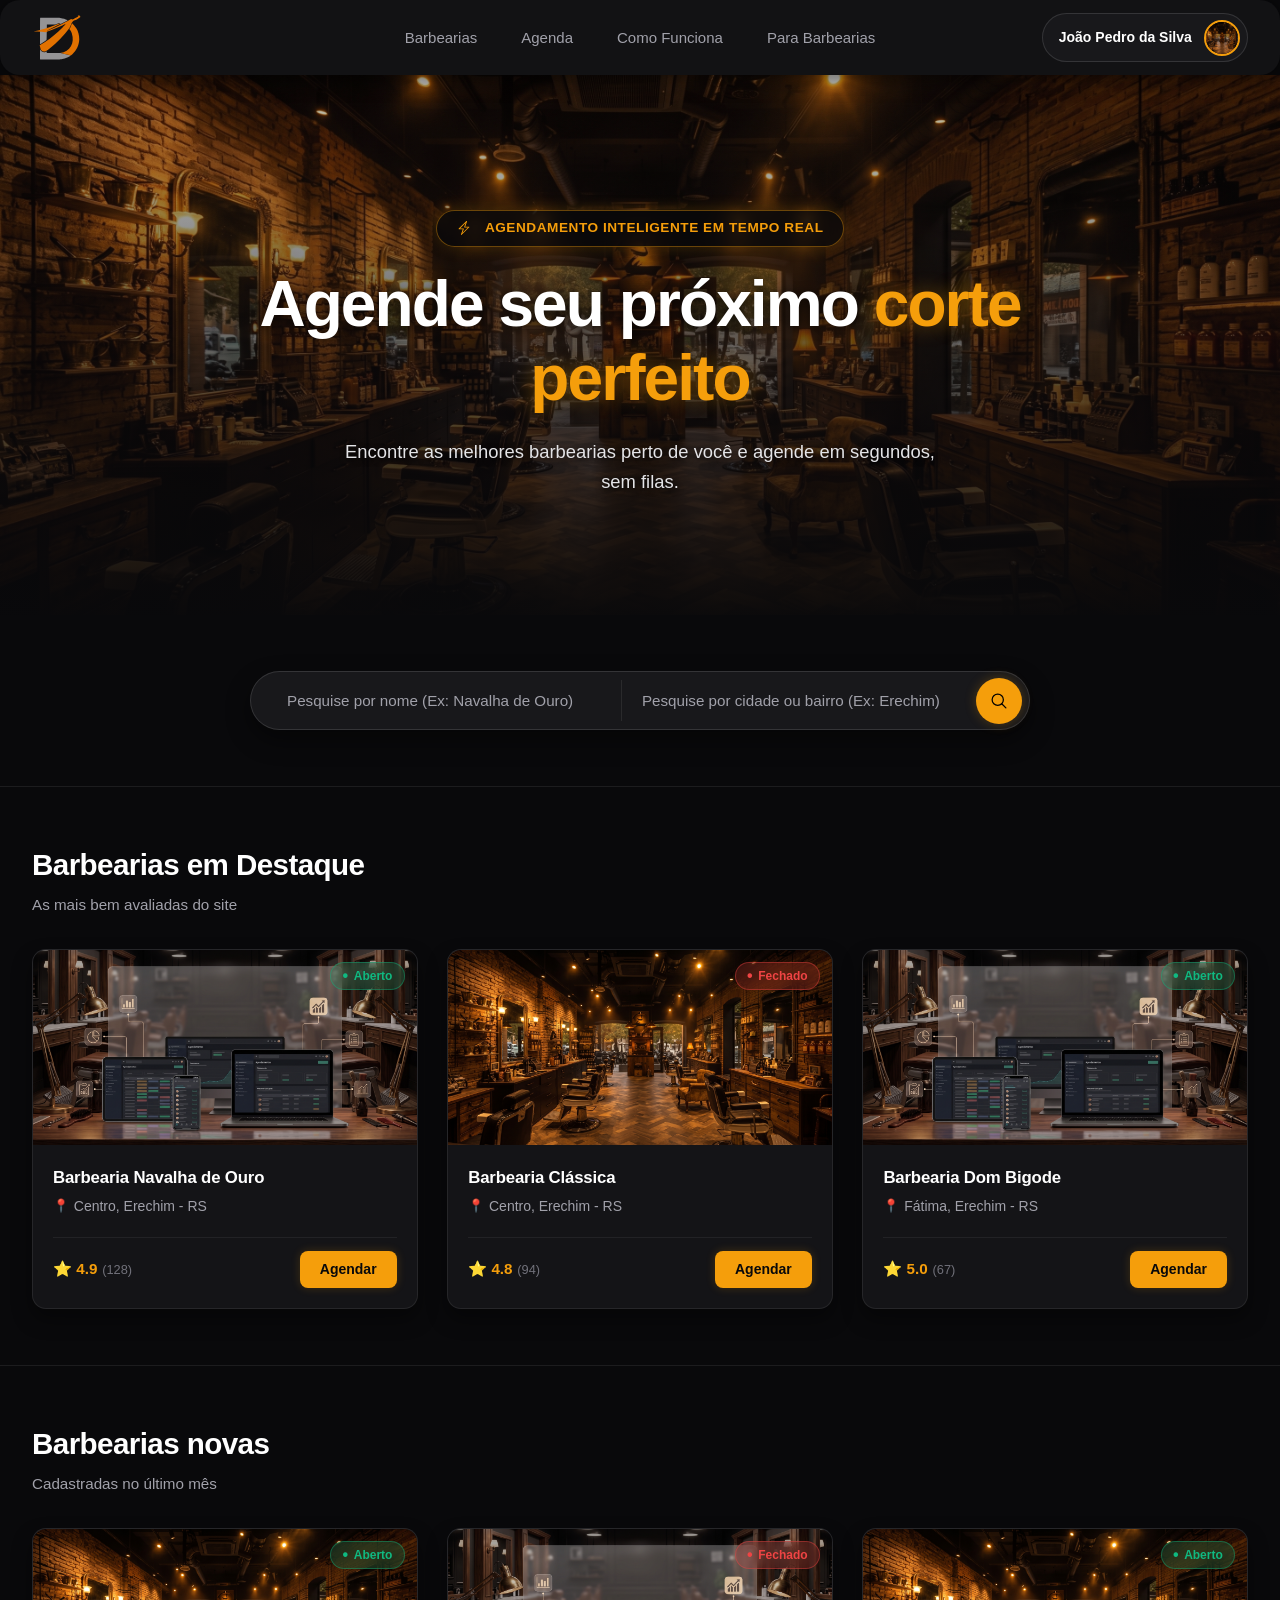
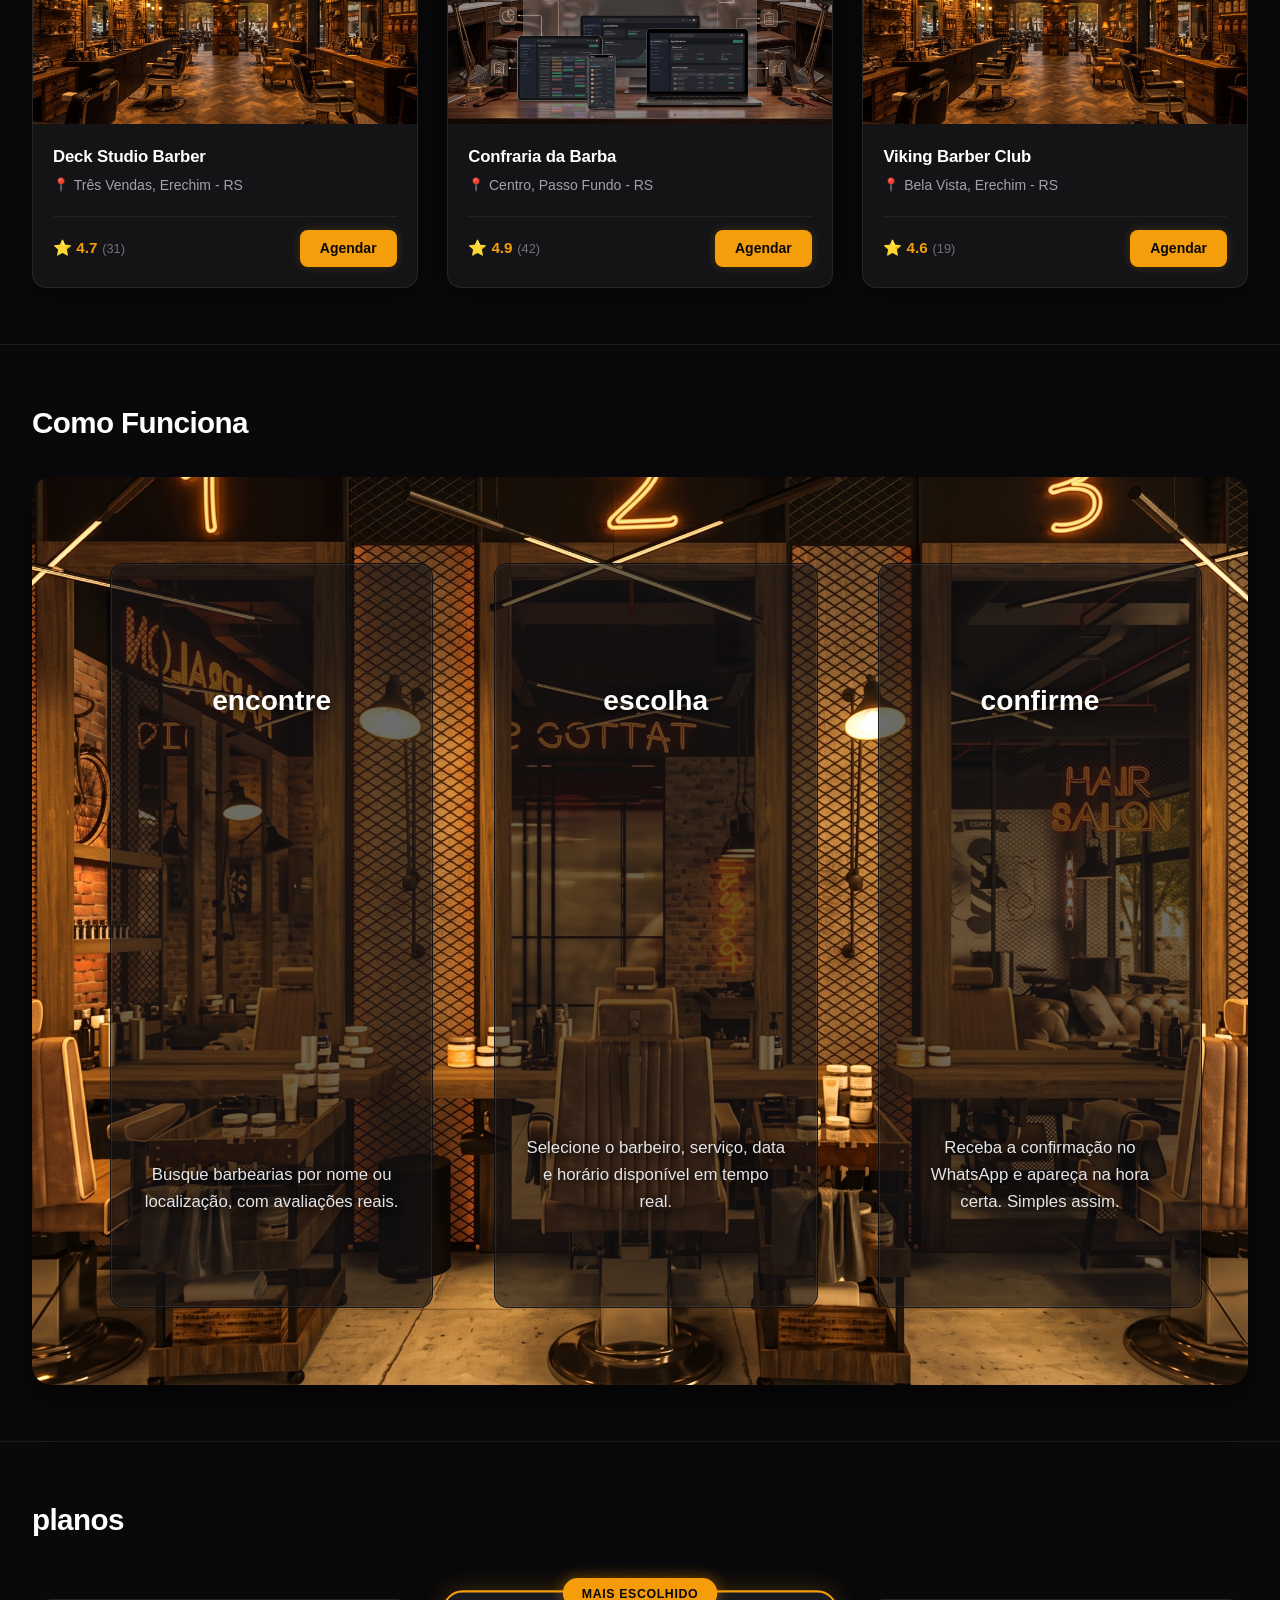
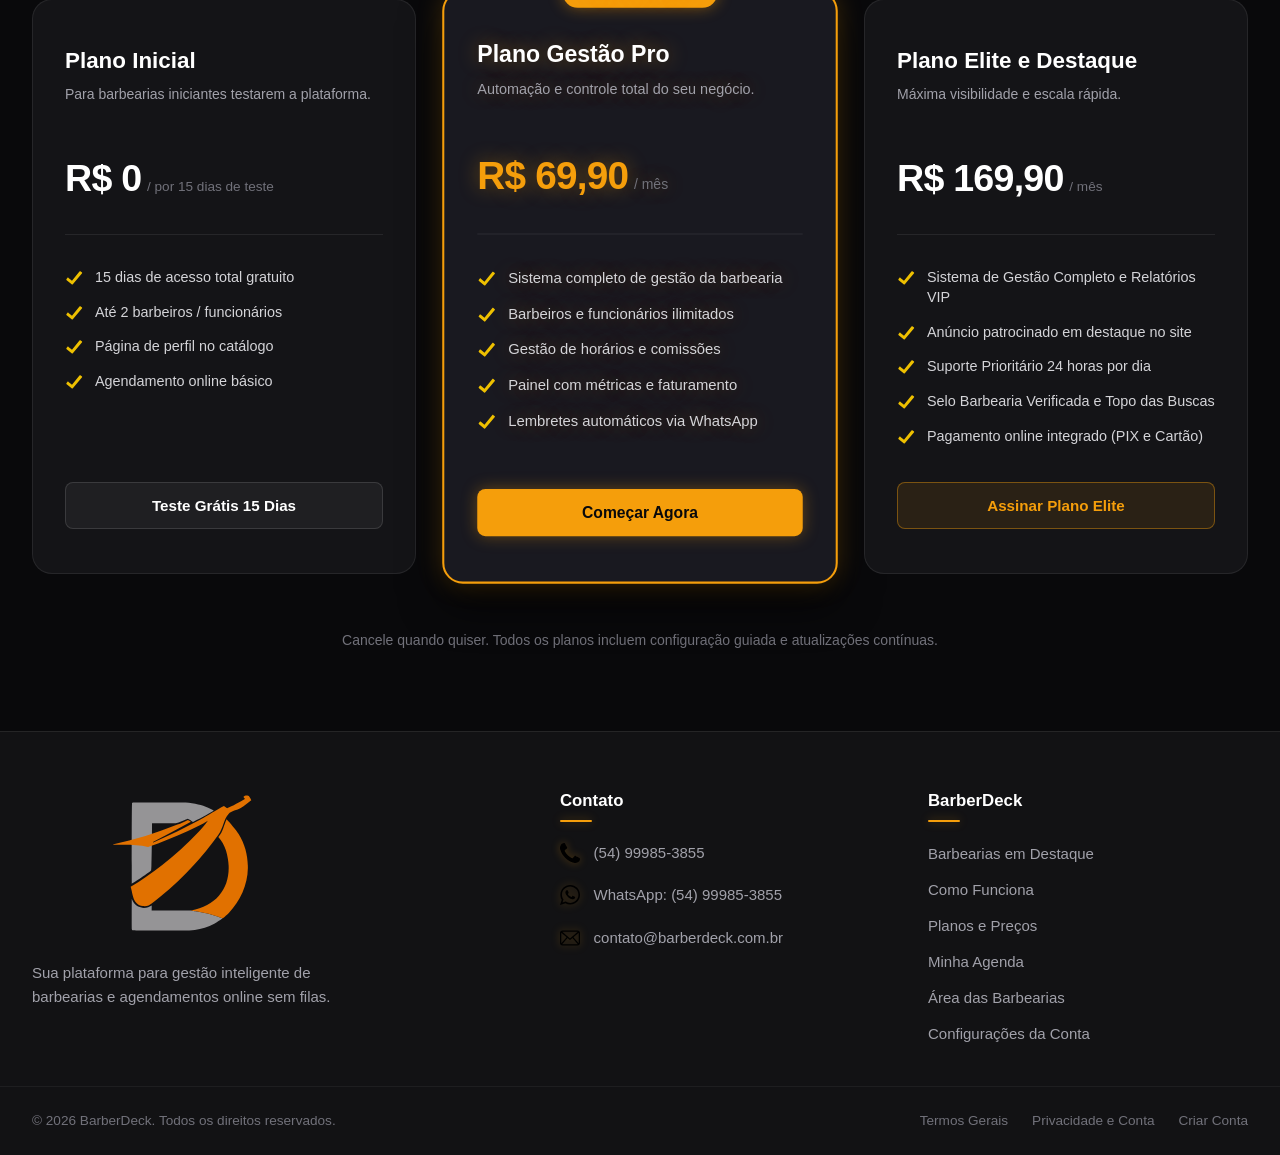
<file: siteBarberDeck/src/html/index.html>
<!DOCTYPE html>
<html lang="pt-BR">

<head>
    <meta charset="UTF-8">
    <meta name="viewport" content="width=device-width, initial-scale=1.0">
    <meta name="keywords" content="barbearia, agendamento online, corte de cabelo, barba, gestão de barbearia, BarberDeck">
    <meta name="description" content="Encontre as melhores barbearias perto de você e agende seu corte ou barba online em segundos no BarberDeck.">
    <title>BarberDeck - Agendamento Inteligente para Barbearias</title>
    <script src="../js/header-footer-component.js" defer></script>
    <script src="../js/index.js" defer></script>
    <link rel="stylesheet" href="../css/style.css">
    <link rel="stylesheet" href="../css/header.css">
    <link rel="stylesheet" href="../css/footer.css">
    <link rel="stylesheet" href="../css/index.css">
</head>

<body>
    <barber-header></barber-header>

    <!-- PÁGINA INICIAL PARA USUÁRIOS NÃO LOGADOS E CLIENTES -->
    <main class="conteudo-principal">

        <!-- Seção de Apresentação -->
        <section class="secao-apresentacao">
            <div class="texto-apresentacao">
                <p class="paragrafo-apresentacao-1">Agendamento Inteligente em Tempo Real</p>
                <h1 class="titulo-apresentacao">Agende seu próximo <span class="destaque">corte perfeito</span></h1>
                <p class="paragrafo-apresentacao-2">Encontre as melhores barbearias perto de você e agende em segundos, sem filas.</p>
            </div>
            <div class="imagem-apresentacao">
                <img src="../images/imagem-topo-client.jpg" alt="Ambiente interno de barbearia moderna com cadeiras clássicas">
            </div>
        </section>

        <!-- Barra de Busca -->
        <section class="secao-busca" aria-label="Pesquisar barbearias">
            <form class="barra-busca" id="form-busca-barbearias" action="#barbearias-destaque" method="GET">
                <label for="nome-barbearia" class="apenas-leitor-tela">Pesquise por nome da barbearia</label>
                <input type="text" name="nome" id="nome-barbearia" placeholder="Pesquise por nome (Ex: Navalha de Ouro)">
                <label for="cidade-barbearia" class="apenas-leitor-tela">Pesquise por cidade ou bairro</label>
                <input type="text" name="cidade" id="cidade-barbearia" placeholder="Pesquise por cidade ou bairro (Ex: Erechim)">
                <button type="submit" aria-label="Buscar barbearias">
                    <img src="../icons/icon-search.svg" alt="" class="icone-busca" aria-hidden="true">
                </button>
            </form>

            <!-- Barra de feedback quando há busca ativa -->
            <div class="aviso-filtro-busca" id="aviso-filtro-busca" hidden>
                <span id="texto-resultado-busca">Exibindo resultados da busca</span>
                <button type="button" class="botao-limpar-busca" id="botao-limpar-busca">Limpar filtros</button>
            </div>
        </section>

        <hr>

        <!-- Barbearias em Destaque -->
        <section class="secao-barbearias" id="barbearias-destaque">
            <div class="cabecalho-secao">
                <h2>Barbearias em Destaque</h2>
                <p>As mais bem avaliadas do site</p>
            </div>

            <div class="grade-cartoes" id="grade-barbearias-destaque">
                <!-- Preenchido dinamicamente por index.js a partir do BarberDeckStore -->
                <article class="cartao-barbearia">
                    <div class="container-imagem-cartao">
                        <span class="selo-status aberto">aberto</span>
                        <img src="../images/imagem-topo-barber.jpg" alt="Fachada e interior da Barbearia Navalha de Ouro">
                    </div>
                    <div class="informacoes-cartao">
                        <h3>Barbearia Navalha de Ouro</h3>
                        <p class="localizacao">Centro, Erechim - RS</p>
                        <div class="rodape-cartao">
                            <span class="avaliacao">⭐ 4.9 <small class="qtd-avaliacoes-cartao">(128)</small></span>
                            <a href="agendamento.html?barbearia=1" class="botao-agendar">Agendar</a>
                        </div>
                    </div>
                </article>

                <article class="cartao-barbearia">
                    <div class="container-imagem-cartao">
                        <span class="selo-status fechado">fechado</span>
                        <img src="../images/imagem-topo-client.jpg" alt="Interior da Barbearia Clássica">
                    </div>
                    <div class="informacoes-cartao">
                        <h3>Barbearia Clássica</h3>
                        <p class="localizacao">Centro, Erechim - RS</p>
                        <div class="rodape-cartao">
                            <span class="avaliacao">⭐ 4.8 <small class="qtd-avaliacoes-cartao">(94)</small></span>
                            <a href="agendamento.html?barbearia=2" class="botao-agendar">Agendar</a>
                        </div>
                    </div>
                </article>

                <article class="cartao-barbearia">
                    <div class="container-imagem-cartao">
                        <span class="selo-status aberto">aberto</span>
                        <img src="../images/imagem-topo-barber.jpg" alt="Interior da Barbearia Dom Bigode">
                    </div>
                    <div class="informacoes-cartao">
                        <h3>Barbearia Dom Bigode</h3>
                        <p class="localizacao">Fátima, Erechim - RS</p>
                        <div class="rodape-cartao">
                            <span class="avaliacao">⭐ 5.0 <small class="qtd-avaliacoes-cartao">(67)</small></span>
                            <a href="agendamento.html?barbearia=3" class="botao-agendar">Agendar</a>
                        </div>
                    </div>
                </article>
            </div>
        </section>

        <hr id="divisor-barbearias-novas">

        <!-- Barbearias Novas -->
        <section class="secao-barbearias" id="barbearias-novas">
            <div class="cabecalho-secao">
                <h2>Barbearias novas</h2>
                <p>Cadastradas no último mês</p>
            </div>

            <div class="grade-cartoes" id="grade-barbearias-novas">
                <article class="cartao-barbearia">
                    <div class="container-imagem-cartao">
                        <span class="selo-status aberto">aberto</span>
                        <img src="../images/imagem-topo-client.jpg" alt="Interior da Deck Studio Barber">
                    </div>
                    <div class="informacoes-cartao">
                        <h3>Deck Studio Barber</h3>
                        <p class="localizacao">Três Vendas, Erechim - RS</p>
                        <div class="rodape-cartao">
                            <span class="avaliacao">⭐ 4.7 <small class="qtd-avaliacoes-cartao">(31)</small></span>
                            <a href="agendamento.html?barbearia=4" class="botao-agendar">Agendar</a>
                        </div>
                    </div>
                </article>

                <article class="cartao-barbearia">
                    <div class="container-imagem-cartao">
                        <span class="selo-status fechado">fechado</span>
                        <img src="../images/imagem-topo-barber.jpg" alt="Interior da Confraria da Barba">
                    </div>
                    <div class="informacoes-cartao">
                        <h3>Confraria da Barba</h3>
                        <p class="localizacao">Centro, Passo Fundo - RS</p>
                        <div class="rodape-cartao">
                            <span class="avaliacao">⭐ 4.9 <small class="qtd-avaliacoes-cartao">(42)</small></span>
                            <a href="agendamento.html?barbearia=5" class="botao-agendar">Agendar</a>
                        </div>
                    </div>
                </article>

                <article class="cartao-barbearia">
                    <div class="container-imagem-cartao">
                        <span class="selo-status aberto">aberto</span>
                        <img src="../images/imagem-topo-client.jpg" alt="Interior da Viking Barber Club">
                    </div>
                    <div class="informacoes-cartao">
                        <h3>Viking Barber Club</h3>
                        <p class="localizacao">Bela Vista, Erechim - RS</p>
                        <div class="rodape-cartao">
                            <span class="avaliacao">⭐ 4.6 <small class="qtd-avaliacoes-cartao">(19)</small></span>
                            <a href="agendamento.html?barbearia=6" class="botao-agendar">Agendar</a>
                        </div>
                    </div>
                </article>
            </div>
        </section>

        <hr>

        <!-- Como Funciona -->
        <section class="secao-como-funciona" id="como-funciona">
            <div class="cabecalho-secao">
                <h2>Como Funciona</h2>
            </div>

            <div class="container-como-funciona">
                <img src="../images/imagem-passos-a-passo.jpg" alt="Três bancadas de barbearia numeradas de 1 a 3 ilustrando as etapas de agendamento" class="imagem-fundo">
                <div class="grade-passos">
                    <div class="cartao-passo">
                        <h3>encontre</h3>
                        <p>Busque barbearias por nome ou localização, com avaliações reais.</p>
                    </div>
                    <div class="cartao-passo">
                        <h3>escolha</h3>
                        <p>Selecione o barbeiro, serviço, data e horário disponível em tempo real.</p>
                    </div>
                    <div class="cartao-passo">
                        <h3>confirme</h3>
                        <p>Receba a confirmação no WhatsApp e apareça na hora certa. Simples assim.</p>
                    </div>
                </div>
            </div>
        </section>

        <hr>

        <!-- Planos -->
        <section class="secao-planos" id="planos">
            <div class="cabecalho-secao">
                <h2>planos</h2>
            </div>

            <div class="container-planos">
                <div class="grade-planos">
                    <!-- PLANO 1 -->
                    <div class="cartao-plano">
                        <h3 class="nome-plano">Plano Inicial</h3>
                        <p class="publico-plano">Para barbearias iniciantes testarem a plataforma.</p>
                        <div class="caixa-preco-plano">
                            <span class="valor-preco">R$ 0</span>
                            <span class="periodo-preco"> / por 15 dias de teste</span>
                        </div>
                        <ul class="lista-recursos-plano">
                            <li class="item-recurso-plano">
                                <img src="../icons/icon-check.svg" alt="" aria-hidden="true">
                                <span>15 dias de acesso total gratuito</span>
                            </li>
                            <li class="item-recurso-plano">
                                <img src="../icons/icon-check.svg" alt="" aria-hidden="true">
                                <span>Até 2 barbeiros / funcionários</span>
                            </li>
                            <li class="item-recurso-plano">
                                <img src="../icons/icon-check.svg" alt="" aria-hidden="true">
                                <span>Página de perfil no catálogo</span>
                            </li>
                            <li class="item-recurso-plano">
                                <img src="../icons/icon-check.svg" alt="" aria-hidden="true">
                                <span>Agendamento online básico</span>
                            </li>
                        </ul>
                        <button type="button" class="botao-plano">Teste Grátis 15 Dias</button>
                    </div>

                    <!-- PLANO 2 -->
                    <div class="cartao-plano destaque">
                        <div class="selo-plano-destaque">Mais Escolhido</div>
                        <h3 class="nome-plano">Plano Gestão Pro</h3>
                        <p class="publico-plano">Automação e controle total do seu negócio.</p>
                        <div class="caixa-preco-plano">
                            <span class="valor-preco">R$ 69,90</span>
                            <span class="periodo-preco"> / mês</span>
                        </div>
                        <ul class="lista-recursos-plano">
                            <li class="item-recurso-plano">
                                <img src="../icons/icon-check.svg" alt="" aria-hidden="true">
                                <span>Sistema completo de gestão da barbearia</span>
                            </li>
                            <li class="item-recurso-plano">
                                <img src="../icons/icon-check.svg" alt="" aria-hidden="true">
                                <span>Barbeiros e funcionários ilimitados</span>
                            </li>
                            <li class="item-recurso-plano">
                                <img src="../icons/icon-check.svg" alt="" aria-hidden="true">
                                <span>Gestão de horários e comissões</span>
                            </li>
                            <li class="item-recurso-plano">
                                <img src="../icons/icon-check.svg" alt="" aria-hidden="true">
                                <span>Painel com métricas e faturamento</span>
                            </li>
                            <li class="item-recurso-plano">
                                <img src="../icons/icon-check.svg" alt="" aria-hidden="true">
                                <span>Lembretes automáticos via WhatsApp</span>
                            </li>
                        </ul>
                        <button type="button" class="botao-plano-secundario">Começar Agora</button>
                    </div>

                    <!-- PLANO 3 -->
                    <div class="cartao-plano">
                        <h3 class="nome-plano">Plano Elite e Destaque</h3>
                        <p class="publico-plano">Máxima visibilidade e escala rápida.</p>
                        <div class="caixa-preco-plano">
                            <span class="valor-preco">R$ 169,90</span>
                            <span class="periodo-preco"> / mês</span>
                        </div>
                        <ul class="lista-recursos-plano">
                            <li class="item-recurso-plano">
                                <img src="../icons/icon-check.svg" alt="" aria-hidden="true">
                                <span>Sistema de Gestão Completo e Relatórios VIP</span>
                            </li>
                            <li class="item-recurso-plano">
                                <img src="../icons/icon-check.svg" alt="" aria-hidden="true">
                                <span>Anúncio patrocinado em destaque no site</span>
                            </li>
                            <li class="item-recurso-plano">
                                <img src="../icons/icon-check.svg" alt="" aria-hidden="true">
                                <span>Suporte Prioritário 24 horas por dia</span>
                            </li>
                            <li class="item-recurso-plano">
                                <img src="../icons/icon-check.svg" alt="" aria-hidden="true">
                                <span>Selo Barbearia Verificada e Topo das Buscas</span>
                            </li>
                            <li class="item-recurso-plano">
                                <img src="../icons/icon-check.svg" alt="" aria-hidden="true">
                                <span>Pagamento online integrado (PIX e Cartão)</span>
                            </li>
                        </ul>
                        <button type="button" class="botao-plano-secundario">Assinar Plano Elite</button>
                    </div>
                    <p class="observacoes-planos">Cancele quando quiser. Todos os planos incluem configuração guiada e atualizações contínuas.</p>
                </div>
            </div>
        </section>

    </main>

    <barber-footer></barber-footer>
</body>

</html>
</file>
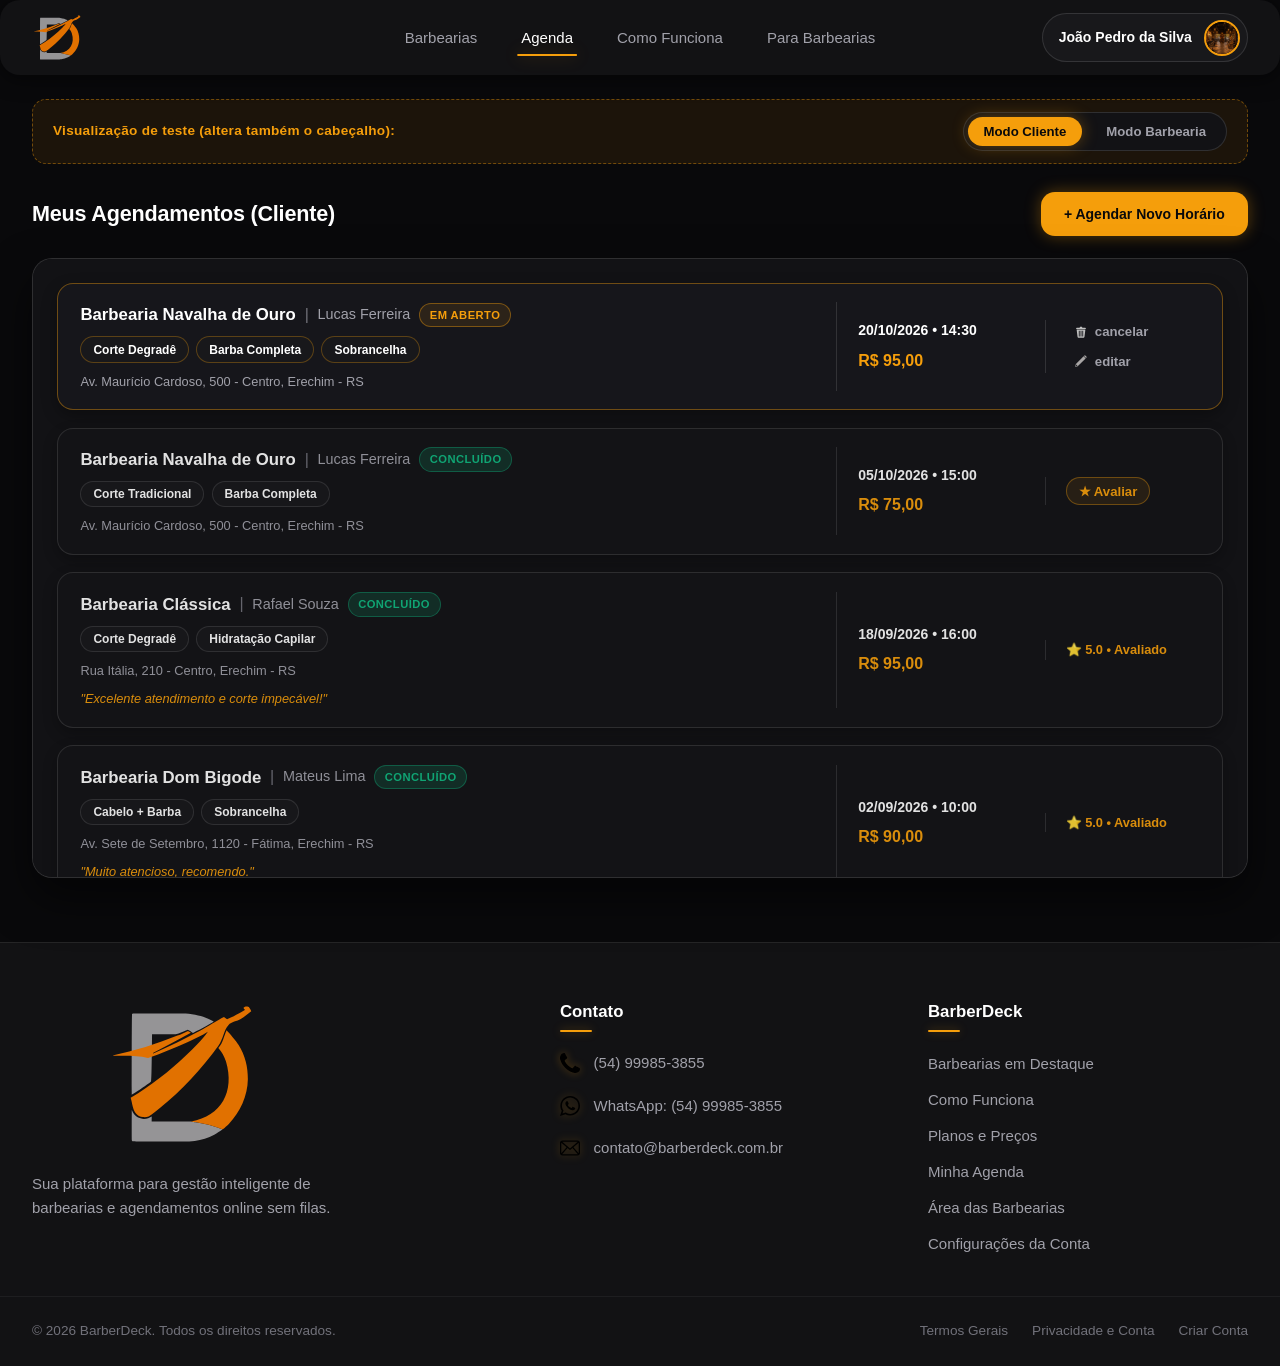
<file: siteBarberDeck/src/html/agenda.html>
<!DOCTYPE html>
<html lang="pt-BR">

<head>
    <meta charset="UTF-8">
    <meta name="viewport" content="width=device-width, initial-scale=1.0">
    <meta name="keywords" content="agenda barbearia, meus agendamentos, reagendar corte, BarberDeck">
    <meta name="description" content="Visualize, edite, avalie e gerencie seus agendamentos no BarberDeck.">
    <title>Agenda - BarberDeck</title>
    <script src="../js/header-footer-component.js" defer></script>
    <script src="../js/agenda.js" defer></script>
    <link rel="stylesheet" href="../css/style.css">
    <link rel="stylesheet" href="../css/header.css">
    <link rel="stylesheet" href="../css/footer.css">
    <link rel="stylesheet" href="../css/agenda.css">
</head>

<body>
    <barber-header></barber-header>

    <main class="conteudo-principal pagina-agenda" id="container-pagina-agenda" data-modo-agenda="cliente">

        <div class="barra-teste-modo" role="region" aria-label="Alternador de modo para testes">
            <span class="rotulo-teste-modo">Visualização de teste (altera também o cabeçalho):</span>
            <div class="botoes-teste-modo">
                <button type="button" class="botao-modo-teste ativo" id="botao-modo-cliente" data-modo="cliente">
                    Modo Cliente
                </button>
                <button type="button" class="botao-modo-teste" id="botao-modo-barbearia" data-modo="barbearia">
                    Modo Barbearia
                </button>
            </div>
        </div>

        <!-- =====================================================================
             1. VISÃO DA AGENDA DO CLIENTE
             ===================================================================== -->
        <section class="secao-agenda" id="visao-agenda-cliente" aria-labelledby="titulo-agenda-cliente">
            <header class="cabecalho-pagina-agenda">
                <h1 id="titulo-agenda-cliente" class="titulo-agenda">Meus Agendamentos (Cliente)</h1>
                <a href="agendamento.html" class="botao-novo-agendamento">+ Agendar Novo Horário</a>
            </header>

            <div class="painel-lista-agenda" id="lista-agendamentos-cliente" role="region" aria-label="Lista de agendamentos do cliente" tabindex="0">
                <!-- Renderizado dinamicamente por agenda.js a partir do BarberDeckStore -->
            </div>
        </section>

        <!-- =====================================================================
             2. VISÃO DA AGENDA DA BARBEARIA / BARBEIROS
             ===================================================================== -->
        <section class="secao-agenda" id="visao-agenda-barbearia" aria-labelledby="titulo-agenda-barbearia" hidden>
            <header class="cabecalho-pagina-agenda">
                <h1 id="titulo-agenda-barbearia" class="titulo-agenda">Agenda Operacional (Barbearia)</h1>
            </header>

            <!-- Barra Superior: Seletor de Data (< HOJE >) + Botões Bloquear Horário e Novo Agendamento (Balcão) -->
            <div class="barra-controles-barbearia">
                <div class="espacador-controles" aria-hidden="true"></div>

                <div class="controle-navegacao-data" role="group" aria-label="Navegação de data da agenda">
                    <button type="button" class="botao-seta-data" id="botao-dia-anterior" aria-label="Dia anterior">&lt;</button>
                    <button type="button" class="botao-data-atual" id="botao-hoje" title="Clique para voltar para hoje">
                        <span id="rotulo-data-agenda">HOJE (17/10/2026)</span>
                    </button>
                    <input type="date" id="seletor-data-oculta" class="apenas-leitor-tela" aria-label="Escolher data específica">
                    <button type="button" class="botao-seta-data" id="botao-proximo-dia" aria-label="Próximo dia">&gt;</button>
                </div>

                <div class="container-novo-agendamento">
                    <button type="button" class="botao-bloquear-horario" id="botao-abrir-modal-bloqueio">
                        Bloquear Horário
                    </button>
                    <button type="button" class="botao-novo-agendamento" id="botao-abrir-modal-balcao">
                        + Agendamento Balcão
                    </button>
                </div>
            </div>

            <!-- Abas de Filtro por Barbeiro (Sincronizadas com os barbeiros da equipe) -->
            <nav class="navegacao-barbeiros" aria-label="Filtrar agenda por barbeiro">
                <ul class="abas-barbeiros" id="abas-barbeiros-agenda" role="tablist">
                    <!-- Preenchido dinamicamente por agenda.js -->
                </ul>
            </nav>

            <!-- Quadro da Agenda do Dia com rolagem vertical -->
            <div class="painel-lista-agenda" id="lista-agendamentos-barbearia" role="region" aria-label="Agendamentos do dia" tabindex="0">
                <!-- Renderizado dinamicamente por agenda.js -->
            </div>
        </section>

    </main>

    <!-- =========================================================================
         MODAL 1: EDITAR AGENDAMENTO EM ABERTO (CLIENTE OU BARBEARIA)
         ========================================================================= -->
    <dialog class="modal-edicao-agenda" id="modal-edicao-agenda">
        <div class="cartao-modal-agenda">
            <button type="button" class="botao-fechar" id="fechar-modal-agenda" aria-label="Fechar">
                <img src="../icons/icon-x.svg" alt="" aria-hidden="true">
            </button>

            <h3 class="titulo-modal-agenda" id="titulo-modal-agenda">Editar Agendamento</h3>
            <p class="subtitulo-modal-agenda" id="subtitulo-modal-agenda">Altere a data, o horário ou os serviços selecionados</p>

            <form class="formulario-modal-agenda" id="formulario-modal-agenda">
                <div class="linha-formulario">
                    <div class="grupo-formulario">
                        <label for="editar-data">Nova Data</label>
                        <input type="text" id="editar-data" name="data" placeholder="Ex: 20/10/2026" required>
                    </div>
                    <div class="grupo-formulario">
                        <label for="editar-horario">Novo Horário</label>
                        <input type="time" id="editar-horario" name="horario" required>
                    </div>
                </div>

                <div class="grupo-formulario">
                    <label>Serviços do Atendimento</label>
                    <div class="grade-checkboxes-modal" id="checkboxes-editar-servicos">
                        <!-- Checkboxes de serviços gerados dinamicamente -->
                    </div>
                </div>

                <div class="acoes-modal-agenda">
                    <button type="button" class="botao-cancelar-modal" id="cancelar-modal-agenda">Voltar</button>
                    <button type="submit" class="botao-salvar-modal">Salvar Alterações</button>
                </div>
            </form>
        </div>
    </dialog>

    <!-- =========================================================================
         MODAL 2: NOVO AGENDAMENTO MANUAL / BALCÃO (MODO BARBEARIA)
         ========================================================================= -->
    <dialog class="modal-edicao-agenda" id="modal-agendamento-manual">
        <div class="cartao-modal-agenda">
            <button type="button" class="botao-fechar" id="fechar-modal-balcao" aria-label="Fechar">
                <img src="../icons/icon-x.svg" alt="" aria-hidden="true">
            </button>

            <h3 class="titulo-modal-agenda">Novo Agendamento (Balcão / Telefone)</h3>
            <p class="subtitulo-modal-agenda">Encaixe rapidamente um cliente presencial ou por WhatsApp</p>

            <form class="formulario-modal-agenda" id="formulario-agendamento-manual">
                <div class="grupo-formulario">
                    <label for="balcao-nome-cliente">Nome do Cliente</label>
                    <input type="text" id="balcao-nome-cliente" placeholder="Ex: Marcos Vinícius" required>
                </div>

                <div class="linha-formulario">
                    <div class="grupo-formulario">
                        <label for="balcao-telefone-cliente">WhatsApp do Cliente</label>
                        <input type="tel" id="balcao-telefone-cliente" placeholder="Ex: (54) 99988-7766" required>
                    </div>
                    <div class="grupo-formulario">
                        <label for="balcao-barbeiro">Barbeiro</label>
                        <select id="balcao-barbeiro" required></select>
                    </div>
                </div>

                <div class="linha-formulario">
                    <div class="grupo-formulario">
                        <label for="balcao-data">Data</label>
                        <input type="text" id="balcao-data" placeholder="Ex: 17/10/2026" required>
                    </div>
                    <div class="grupo-formulario">
                        <label for="balcao-horario">Horário</label>
                        <input type="time" id="balcao-horario" value="11:30" required>
                    </div>
                </div>

                <div class="grupo-formulario">
                    <label>Serviços Contratados</label>
                    <div class="grade-checkboxes-modal" id="checkboxes-balcao-servicos"></div>
                </div>

                <div class="acoes-modal-agenda">
                    <button type="button" class="botao-cancelar-modal" id="cancelar-modal-balcao">Cancelar</button>
                    <button type="submit" class="botao-salvar-modal">Registrar Atendimento</button>
                </div>
            </form>
        </div>
    </dialog>

    <!-- =========================================================================
         MODAL 3: BLOQUEIO DE HORÁRIO NA AGENDA (ALMOÇO, FOLGA, COMPROMISSO)
         ========================================================================= -->
    <dialog class="modal-edicao-agenda" id="modal-bloqueio-agenda">
        <div class="cartao-modal-agenda">
            <button type="button" class="botao-fechar" id="fechar-modal-bloqueio" aria-label="Fechar">
                <img src="../icons/icon-x.svg" alt="" aria-hidden="true">
            </button>

            <h3 class="titulo-modal-agenda">Bloquear Horário na Agenda</h3>
            <p class="subtitulo-modal-agenda">Reserve um intervalo para almoço, folga ou compromisso externo</p>

            <form class="formulario-modal-agenda" id="formulario-bloqueio-agenda">
                <div class="grupo-formulario">
                    <label for="bloqueio-barbeiro">Profissional</label>
                    <select id="bloqueio-barbeiro" required></select>
                </div>

                <div class="linha-formulario">
                    <div class="grupo-formulario">
                        <label for="bloqueio-inicio">Início do Bloqueio</label>
                        <input type="time" id="bloqueio-inicio" value="12:00" required>
                    </div>
                    <div class="grupo-formulario">
                        <label for="bloqueio-fim">Fim do Bloqueio</label>
                        <input type="time" id="bloqueio-fim" value="13:00" required>
                    </div>
                </div>

                <div class="grupo-formulario">
                    <label for="bloqueio-motivo">Motivo / Descrição</label>
                    <input type="text" id="bloqueio-motivo" placeholder="Ex: Horário de Almoço, Consulta Médica" required>
                </div>

                <div class="acoes-modal-agenda">
                    <button type="button" class="botao-cancelar-modal" id="cancelar-modal-bloqueio">Cancelar</button>
                    <button type="submit" class="botao-salvar-modal">Confirmar Bloqueio</button>
                </div>
            </form>
        </div>
    </dialog>

    <!-- =========================================================================
         MODAL 4: AVALIAR ATENDIMENTO CONCLUÍDO (MODO CLIENTE)
         ========================================================================= -->
    <dialog class="modal-edicao-agenda" id="modal-avaliacao-agenda">
        <div class="cartao-modal-agenda">
            <button type="button" class="botao-fechar" id="fechar-modal-avaliacao" aria-label="Fechar">
                <img src="../icons/icon-x.svg" alt="" aria-hidden="true">
            </button>

            <h3 class="titulo-modal-agenda">Avaliar Atendimento</h3>
            <p class="subtitulo-modal-agenda" id="subtitulo-modal-avaliacao">Como foi sua experiência na barbearia?</p>

            <form class="formulario-modal-agenda" id="formulario-avaliacao-agenda">
                <div class="grupo-formulario">
                    <label>Sua Nota (1 a 5 estrelas)</label>
                    <div class="seletor-estrelas-avaliacao" id="seletor-estrelas">
                        <button type="button" class="botao-estrela ativo" data-nota="1">★</button>
                        <button type="button" class="botao-estrela ativo" data-nota="2">★</button>
                        <button type="button" class="botao-estrela ativo" data-nota="3">★</button>
                        <button type="button" class="botao-estrela ativo" data-nota="4">★</button>
                        <button type="button" class="botao-estrela ativo" data-nota="5">★</button>
                    </div>
                </div>

                <div class="grupo-formulario">
                    <label for="avaliacao-comentario">Comentário (opcional)</label>
                    <textarea id="avaliacao-comentario" rows="3" placeholder="Conte o que achou do corte e do atendimento..."></textarea>
                </div>

                <div class="acoes-modal-agenda">
                    <button type="button" class="botao-cancelar-modal" id="cancelar-modal-avaliacao">Cancelar</button>
                    <button type="submit" class="botao-salvar-modal">Enviar Avaliação</button>
                </div>
            </form>
        </div>
    </dialog>

    <barber-footer></barber-footer>
</body>

</html>
</file>
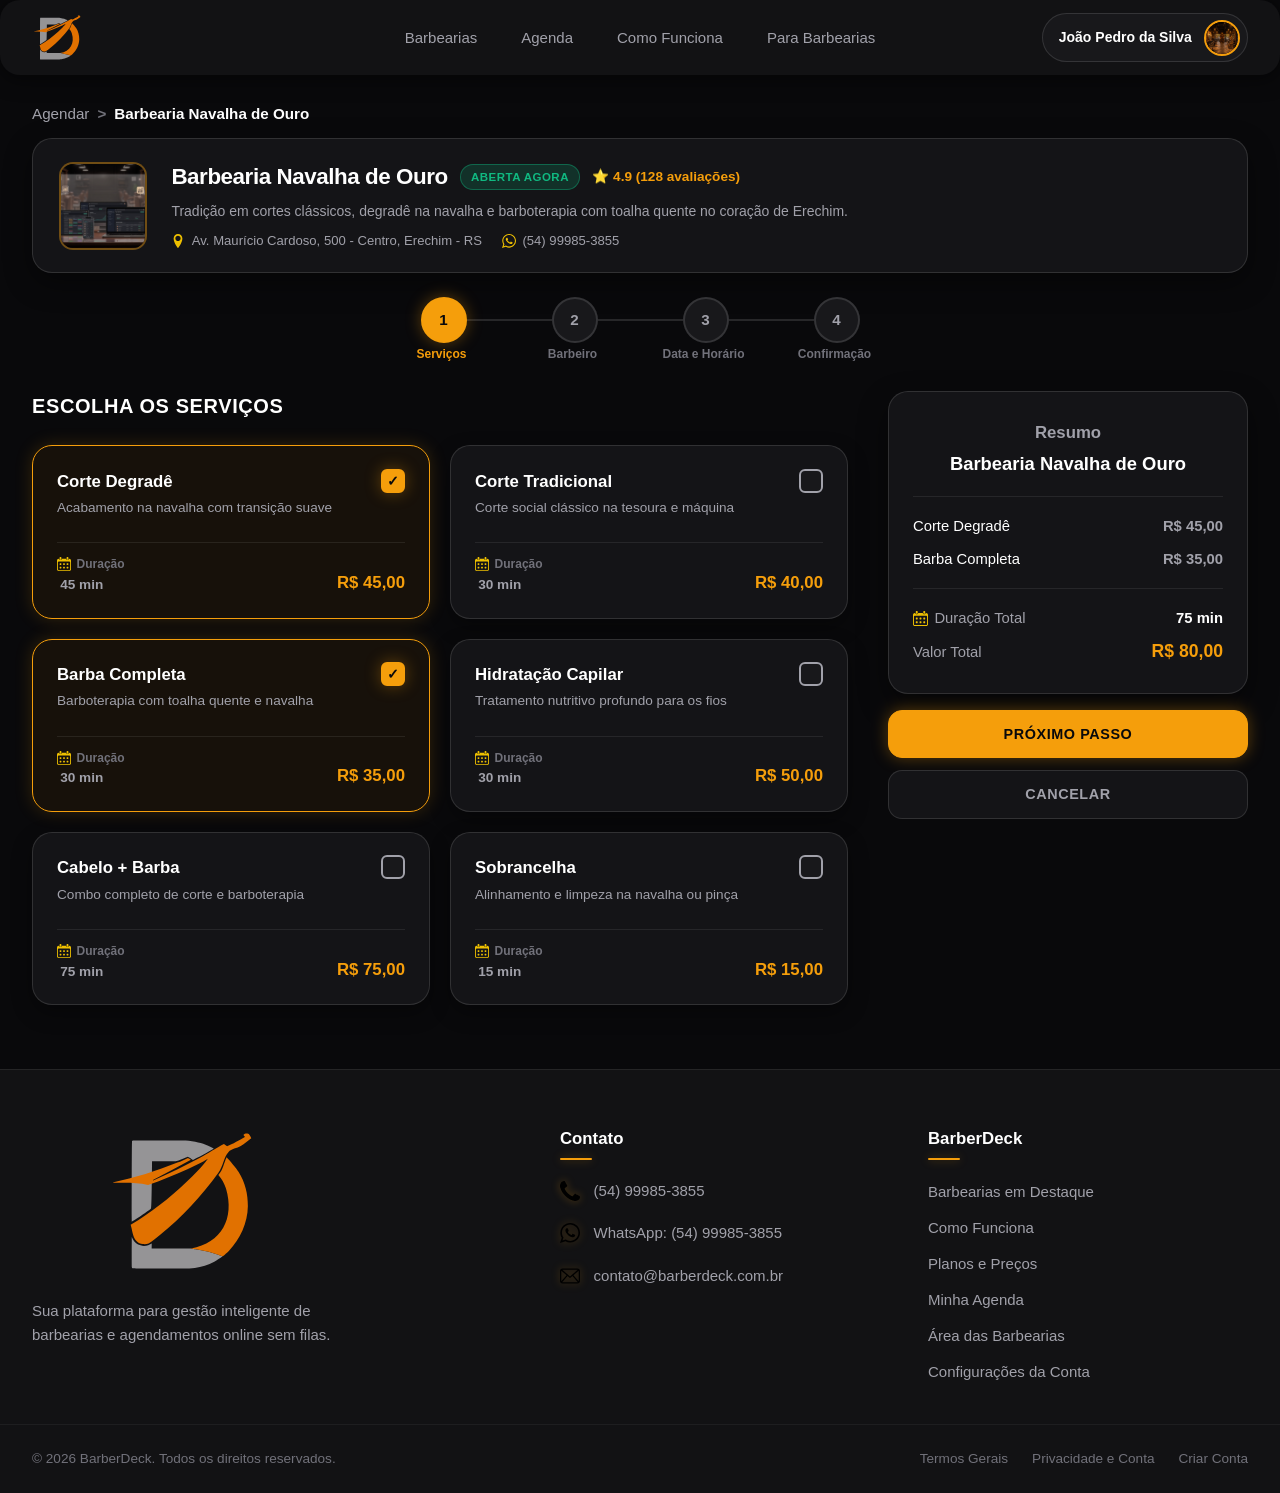
<file: siteBarberDeck/src/html/agendamento.html>
<!DOCTYPE html>
<html lang="pt-BR">

<head>
    <meta charset="UTF-8">
    <meta name="viewport" content="width=device-width, initial-scale=1.0">
    <meta name="keywords" content="agendamento barbearia, escolher serviços, barbeiro, horário corte, BarberDeck">
    <meta name="description" content="Agende seus serviços, escolha o profissional, a data e o horário na barbearia.">
    <title>Agendamento - BarberDeck</title>
    <script src="../js/header-footer-component.js" defer></script>
    <script src="../js/agendamento.js" defer></script>
    <link rel="stylesheet" href="../css/style.css">
    <link rel="stylesheet" href="../css/header.css">
    <link rel="stylesheet" href="../css/footer.css">
    <link rel="stylesheet" href="../css/agendamento.css">
</head>

<body>
    <barber-header></barber-header>

    <!-- Navegação estrutural (Breadcrumb: Agendar > NomeBarbearia) -->
    <nav class="navegacao-estrutural" aria-label="Navegação estrutural">
        <a href="index.html">Agendar</a>
        <span class="separador-navegacao" aria-hidden="true">&gt;</span>
        <span class="paragrafo-agendar" id="nome-barbearia">Barbearia Navalha de Ouro</span>
    </nav>

    <!-- Cabeçalho Informativo da Barbearia Selecionada -->
    <section class="cabecalho-vitrine-agendamento" aria-label="Detalhes da barbearia">
        <div class="cartao-vitrine-agendamento">
            <figure class="foto-vitrine-agendamento">
                <img src="../images/imagem-topo-barber.jpg" alt="Ambiente da barbearia" id="vitrine-foto-barbearia">
            </figure>

            <div class="info-vitrine-agendamento">
                <div class="linha-topo-vitrine">
                    <h1 id="vitrine-titulo-barbearia">Barbearia Navalha de Ouro</h1>
                    <span class="selo-status-vitrine aberto" id="vitrine-selo-status">Aberta agora</span>
                    <span class="avaliacao-vitrine" id="vitrine-avaliacao">⭐ 4.9 (128 avaliações)</span>
                </div>
                <p class="descricao-vitrine" id="vitrine-descricao-barbearia">
                    Tradição em cortes clássicos, degradê na navalha e barboterapia com toalha quente no coração de Erechim.
                </p>
                <div class="metadados-vitrine">
                    <span class="item-meta-vitrine" id="vitrine-endereco-barbearia">
                        <img src="../icons/icon-local.svg" alt="" aria-hidden="true">
                        Av. Maurício Cardoso, 500 - Centro, Erechim - RS
                    </span>
                    <span class="item-meta-vitrine" id="vitrine-whatsapp-barbearia">
                        <img src="../icons/icon-whatsapp.svg" alt="" aria-hidden="true">
                        (54) 99985-3855
                    </span>
                </div>
            </div>
        </div>
    </section>

    <!-- Indicador de progresso (4 etapas numeradas) -->
    <nav class="navegacao-progresso" aria-label="Progresso do agendamento">
        <ol id="indicador-etapas">
            <li id="indicador-passo-1" class="ativo">
                <span>Serviços</span>
            </li>
            <li id="indicador-passo-2">
                <span>Barbeiro</span>
            </li>
            <li id="indicador-passo-3">
                <span>Data e Horário</span>
            </li>
            <li id="indicador-passo-4">
                <span>Confirmação</span>
            </li>
        </ol>
    </nav>

    <!-- Container Geral do Fluxo de Agendamento -->
    <main id="container-agendamento" class="conteudo-principal" data-passo-atual="1">

        <div id="coluna-etapas">

            <!-- PASSO 1: ESCOLHA OS SERVIÇOS -->
            <section id="passo-1" class="etapa-fluxo">
                <div class="cabecalho-etapa-fluxo">
                    <h2>ESCOLHA OS SERVIÇOS</h2>
                    <p class="aviso-validacao-etapa" id="aviso-erro-servicos" hidden>Selecione pelo menos 1 serviço para avançar.</p>
                </div>

                <fieldset id="lista-servicos">
                    <legend>Selecione um ou mais serviços</legend>
                    <!-- Preenchido dinamicamente por agendamento.js a partir dos serviços ativos da barbearia -->
                </fieldset>
            </section>

            <!-- PASSO 2: ESCOLHA O BARBEIRO (inicialmente oculto via 'hidden') -->
            <section id="passo-2" class="etapa-fluxo" hidden>
                <div class="cabecalho-etapa-fluxo">
                    <h2>ESCOLHA O BARBEIRO</h2>
                    <p class="subtitulo-etapa-fluxo">Profissionais disponíveis para os serviços selecionados</p>
                </div>

                <fieldset id="lista-barbeiros">
                    <legend>Selecione um profissional</legend>
                    <!-- Preenchido dinamicamente por agendamento.js -->
                </fieldset>
            </section>

            <!-- PASSO 3: ESCOLHA DATA E HORÁRIO (inicialmente oculto via 'hidden') -->
            <section id="passo-3" class="etapa-fluxo" hidden>
                <div class="cabecalho-etapa-fluxo">
                    <h2>ESCOLHA DATA E HORÁRIO</h2>
                    <p class="subtitulo-etapa-fluxo" id="subtitulo-janela-funcionamento">Horários calculados conforme a duração total dos serviços</p>
                </div>

                <div class="selecao-data-hora">
                    <!-- Calendário de navegação de meses -->
                    <div id="container-calendario" class="painel-calendario">
                        <div class="cabecalho-calendario">
                            <button type="button" id="botao-mes-anterior" aria-label="Mês anterior">&lt;</button>
                            <span id="mes-ano-atual">OUTUBRO 2026</span>
                            <button type="button" id="botao-proximo-mes" aria-label="Próximo mês">&gt;</button>
                        </div>

                        <div id="grade-calendario" aria-label="Dias do Mês">
                            <div class="dias-semana">
                                <span>Dom</span>
                                <span>Seg</span>
                                <span>Ter</span>
                                <span>Qua</span>
                                <span>Qui</span>
                                <span>Sex</span>
                                <span>Sáb</span>
                            </div>
                            <!-- Grade de dias do mês renderizada dinamicamente -->
                            <div class="dias-mes" id="container-dias-mes"></div>
                        </div>
                    </div>

                    <!-- Grade de Horários Disponíveis -->
                    <fieldset id="container-horarios" class="painel-horarios">
                        <legend>Horários Disponíveis</legend>
                        <div class="grade-horarios" id="lista-horarios-disponiveis"></div>
                    </fieldset>
                </div>
            </section>
        </div>

        <aside id="painel-resumo" class="painel-resumo" aria-label="Resumo do Agendamento">
            <div class="cartao-resumo-interno">
                <header class="resumo-topo">
                    <h3>Resumo</h3>
                    <p id="resumo-nome-barbearia">Barbearia Navalha de Ouro</p>
                </header>
                <hr>

                <!-- 1. Serviços Selecionados (Visível desde o Passo 1) -->
                <section class="secao-resumo-servicos">
                    <h4>Serviços Selecionados</h4>
                    <ul id="resumo-lista-servicos"></ul>
                </section>
                <hr id="divisor-barbeiro" hidden>

                <!-- 2. Barbeiro Selecionado (Revelado a partir do Passo 2) -->
                <section id="resumo-secao-barbeiro" class="resumo-barbeiro-selecionado" hidden>
                    <figure class="foto-barbeiro-resumo">
                        <img id="resumo-foto-barbeiro" src="../images/imagem-topo-barber.jpg" alt="Foto do barbeiro selecionado" width="46" height="46">
                    </figure>
                    <div class="dados-barbeiro-resumo">
                        <span id="resumo-nome-barbeiro">Lucas Ferreira</span>
                        <small id="resumo-especialidade-barbeiro">Degradê e Barboterapia</small>
                    </div>
                </section>
                <hr id="divisor-data-hora" hidden>

                <!-- 3. Data e Horário (Revelado a partir do Passo 3) -->
                <section id="resumo-secao-data-hora" class="resumo-data-hora" hidden>
                    <p id="resumo-data-hora-texto">20/10/2026 às 09:00</p>
                </section>
                <hr>

                <!-- 4. Totais de Duração e Valor -->
                <div class="resumo-totais">
                    <p class="resumo-duracao">
                        <span class="rotulo-resumo-icone">
                            <img src="../icons/icon-calendar.svg" alt="" aria-hidden="true" width="15" height="15">
                            <span>Duração Total</span>
                        </span>
                        <strong id="resumo-duracao-total">0 min</strong>
                    </p>
                    <p class="resumo-valor">
                        <span>Valor Total</span>
                        <strong id="resumo-valor-total">R$ 0,00</strong>
                    </p>
                </div>
            </div>

            <!-- 5. Botões de Ação Únicos e Dinâmicos -->
            <div id="resumo-acoes" class="acoes-navegacao">
                <button type="button" id="botao-acao-principal">PRÓXIMO PASSO</button>
                <button type="button" id="botao-acao-secundaria">CANCELAR</button>
            </div>
        </aside>

    </main>

    <barber-footer></barber-footer>
</body>

</html>
</file>
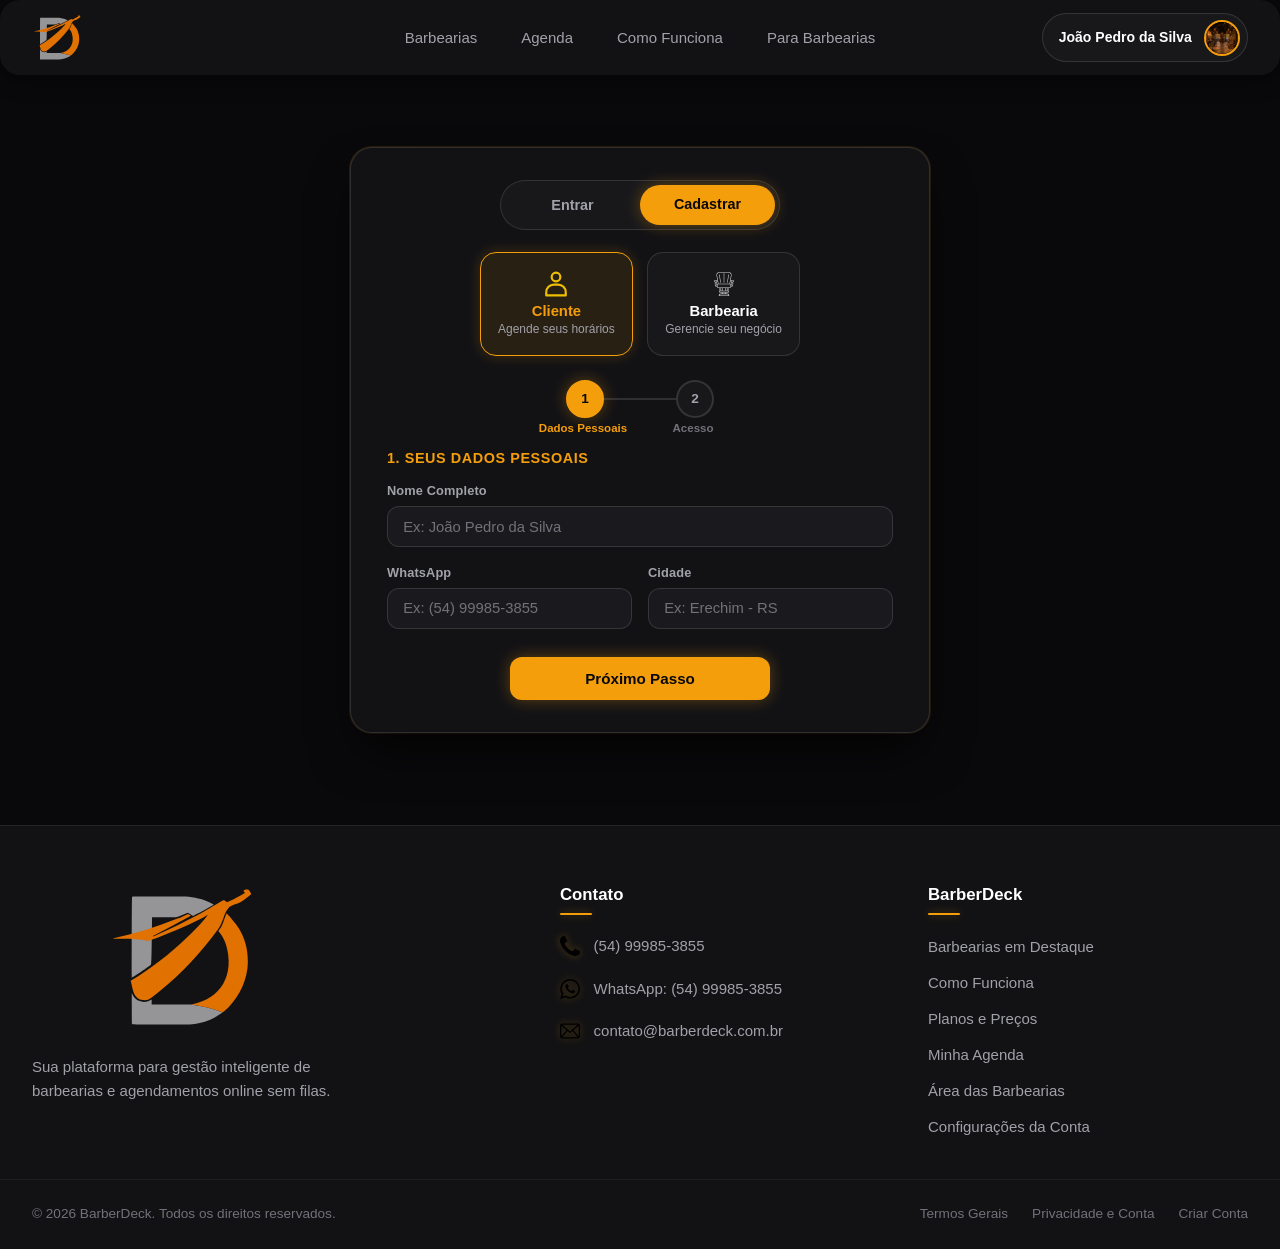
<file: siteBarberDeck/src/html/cadastro.html>
<!DOCTYPE html>
<html lang="pt-BR">

<head>
    <meta charset="UTF-8">
    <meta name="viewport" content="width=device-width, initial-scale=1.0">
    <meta name="keywords" content="cadastro barbearia, criar conta cliente, agendamento online, BarberDeck">
    <meta name="description" content="Crie sua conta de cliente ou cadastre sua barbearia no BarberDeck em poucos passos.">
    <title>Criar Conta - BarberDeck</title>
    <script src="../js/header-footer-component.js" defer></script>
    <script src="../js/cadastro.js" defer></script>
    <link rel="stylesheet" href="../css/style.css">
    <link rel="stylesheet" href="../css/header.css">
    <link rel="stylesheet" href="../css/footer.css">
    <link rel="stylesheet" href="../css/cadastro.css">
</head>

<body>
    <barber-header></barber-header>

    <main class="conteudo-principal pagina-cadastro" id="container-pagina-cadastro" data-perfil="cliente" data-passo="1">

        <!-- Cartão Central de Cadastro em Passos -->
        <section class="cartao-cadastro-etapas" aria-label="Fluxo de criação de conta">

            <!-- Alternador Superior: Entrar (abre o popup) | Cadastrar (ativo) -->
            <div class="abas-alternancia" role="navigation" aria-label="Alternar entre entrar e cadastrar">
                <button type="button" class="botao-aba" data-abrir-login>
                    Entrar
                </button>
                <span class="botao-aba ativo" aria-current="page">
                    Cadastrar
                </span>
            </div>

            <!-- Seletor de Perfil Sempre Visível ou Destacado no Topo (Cliente vs Barbearia) -->
            <div class="seletor-perfil" role="tablist" aria-label="Escolha o tipo de conta">
                <button type="button" class="cartao-perfil ativo" id="botao-tipo-cliente" role="tab"
                    aria-selected="true" aria-controls="formulario-cadastro-cliente">
                    <img src="../icons/icon-user.svg" alt="" class="icone-perfil" aria-hidden="true">
                    <span class="titulo-perfil">Cliente</span>
                    <span class="descricao-perfil">Agende seus horários</span>
                </button>

                <button type="button" class="cartao-perfil" id="botao-tipo-barbearia" role="tab"
                    aria-selected="false" aria-controls="formulario-cadastro-barbearia">
                    <img src="../icons/icon-barbearia.svg" alt="" class="icone-perfil" aria-hidden="true">
                    <span class="titulo-perfil">Barbearia</span>
                    <span class="descricao-perfil">Gerencie seu negócio</span>
                </button>
            </div>

            <!-- Indicador de Progresso das Etapas (Stepper dinâmico: 2 passos p/ Cliente, 3 passos p/ Barbearia) -->
            <nav class="navegacao-passos-cadastro" aria-label="Etapas do cadastro">
                <ol id="indicador-passos-cadastro">
                    <li class="item-passo-cadastro ativo" id="indicador-cadastro-1">
                        <span class="rotulo-passo-cadastro" id="rotulo-passo-1">Dados Pessoais</span>
                    </li>
                    <li class="item-passo-cadastro" id="indicador-cadastro-2">
                        <span class="rotulo-passo-cadastro" id="rotulo-passo-2">Acesso</span>
                    </li>
                    <li class="item-passo-cadastro" id="indicador-cadastro-3" hidden>
                        <span class="rotulo-passo-cadastro" id="rotulo-passo-3">Acesso</span>
                    </li>
                </ol>
            </nav>

            <form class="formulario-cadastro" id="formulario-cadastro-cliente" novalidate>

                <!-- PASSO 1 (CLIENTE): DADOS PESSOAIS -->
                <fieldset class="etapa-cadastro" id="cliente-passo-1">
                    <legend class="titulo-etapa-cadastro">1. Seus Dados Pessoais</legend>

                    <div class="grupo-formulario largura-total">
                        <label for="cliente-nome">Nome Completo</label>
                        <input type="text" id="cliente-nome" name="nome" placeholder="Ex: João Pedro da Silva" required>
                    </div>

                    <div class="linha-formulario">
                        <div class="grupo-formulario">
                            <label for="cliente-whatsapp">WhatsApp</label>
                            <input type="tel" id="cliente-whatsapp" name="whatsapp" placeholder="Ex: (54) 99985-3855" required>
                        </div>
                        <div class="grupo-formulario">
                            <label for="cliente-cidade">Cidade</label>
                            <input type="text" id="cliente-cidade" name="cidade" placeholder="Ex: Erechim - RS" required>
                        </div>
                    </div>
                </fieldset>

                <!-- PASSO 2 (CLIENTE): DADOS DE ACESSO -->
                <fieldset class="etapa-cadastro" id="cliente-passo-2" hidden>
                    <legend class="titulo-etapa-cadastro">2. Dados de Acesso</legend>

                    <div class="grupo-formulario largura-total">
                        <label for="cliente-email">E-mail</label>
                        <input type="email" id="cliente-email" name="email" placeholder="Ex: joao.silva@email.com" required>
                    </div>

                    <div class="linha-formulario">
                        <div class="grupo-formulario">
                            <label for="cliente-senha">Senha</label>
                            <input type="password" id="cliente-senha" name="senha" placeholder="Ex: Mínimo 8 caracteres" required>
                        </div>
                        <div class="grupo-formulario">
                            <label for="cliente-confirmar-senha">Confirmar Senha</label>
                            <input type="password" id="cliente-confirmar-senha" name="confirmar_senha" placeholder="Ex: Repita sua senha" required>
                        </div>
                    </div>
                </fieldset>

                <!-- Botões de Navegação dos Passos (Cliente) -->
                <div class="acoes-cadastro">
                    <button type="button" class="botao-passo-anterior" id="botao-voltar-cliente" hidden>
                        Passo Anterior
                    </button>
                    <button type="button" class="botao-enviar botao-criar-conta" id="botao-avancar-cliente">
                        Próximo Passo
                    </button>
                </div>
            </form>

            <form class="formulario-cadastro" id="formulario-cadastro-barbearia" hidden novalidate>

                <!-- PASSO 1 (BARBEARIA): DADOS DA EMPRESA -->
                <fieldset class="etapa-cadastro" id="barbearia-passo-1">
                    <legend class="titulo-etapa-cadastro">1. Dados da Barbearia</legend>

                    <div class="grupo-formulario largura-total">
                        <label for="barbearia-nome">Nome da Empresa</label>
                        <input type="text" id="barbearia-nome" name="nome_empresa" placeholder="Ex: Barbearia Navalha de Ouro" required>
                    </div>

                    <div class="linha-formulario">
                        <div class="grupo-formulario">
                            <label for="barbearia-cnpj">CNPJ</label>
                            <input type="text" id="barbearia-cnpj" name="cnpj" placeholder="Ex: 12.345.678/0001-90" required>
                        </div>
                        <div class="grupo-formulario">
                            <label for="barbearia-whatsapp">WhatsApp Comercial</label>
                            <input type="tel" id="barbearia-whatsapp" name="whatsapp" placeholder="Ex: (54) 99985-3855" required>
                        </div>
                    </div>
                </fieldset>

                <!-- PASSO 2 (BARBEARIA): ENDEREÇO -->
                <fieldset class="etapa-cadastro" id="barbearia-passo-2" hidden>
                    <legend class="titulo-etapa-cadastro">2. Localização da Barbearia</legend>

                    <div class="linha-formulario">
                        <div class="grupo-formulario">
                            <label for="barbearia-cep">CEP</label>
                            <input type="text" id="barbearia-cep" name="cep" placeholder="Ex: 99700-000" required>
                        </div>
                        <div class="grupo-formulario">
                            <label for="barbearia-cidade">Cidade</label>
                            <input type="text" id="barbearia-cidade" name="cidade" placeholder="Ex: Erechim - RS" required>
                        </div>
                    </div>

                    <div class="linha-formulario">
                        <div class="grupo-formulario">
                            <label for="barbearia-bairro">Bairro</label>
                            <input type="text" id="barbearia-bairro" name="bairro" placeholder="Ex: Centro" required>
                        </div>
                        <div class="grupo-formulario">
                            <label for="barbearia-logradouro">Logradouro e Número</label>
                            <input type="text" id="barbearia-logradouro" name="logradouro" placeholder="Ex: Av. Maurício Cardoso, 500" required>
                        </div>
                    </div>
                </fieldset>

                <!-- PASSO 3 (BARBEARIA): DADOS DE ACESSO -->
                <fieldset class="etapa-cadastro" id="barbearia-passo-3" hidden>
                    <legend class="titulo-etapa-cadastro">3. Credenciais de Acesso</legend>

                    <div class="grupo-formulario largura-total">
                        <label for="barbearia-email">E-mail Comercial</label>
                        <input type="email" id="barbearia-email" name="email" placeholder="Ex: contato@navalhadeouro.com.br" required>
                    </div>

                    <div class="linha-formulario">
                        <div class="grupo-formulario">
                            <label for="barbearia-senha">Senha</label>
                            <input type="password" id="barbearia-senha" name="senha" placeholder="Ex: Mínimo 8 caracteres" required>
                        </div>
                        <div class="grupo-formulario">
                            <label for="barbearia-confirmar-senha">Confirmar Senha</label>
                            <input type="password" id="barbearia-confirmar-senha" name="confirmar_senha" placeholder="Ex: Repita sua senha" required>
                        </div>
                    </div>
                </fieldset>

                <!-- Botões de Navegação dos Passos (Barbearia) -->
                <div class="acoes-cadastro">
                    <button type="button" class="botao-passo-anterior" id="botao-voltar-barbearia" hidden>
                        Passo Anterior
                    </button>
                    <button type="button" class="botao-enviar botao-criar-conta" id="botao-avancar-barbearia">
                        Próximo Passo
                    </button>
                </div>
            </form>

        </section>

    </main>

    <barber-footer></barber-footer>
</body>

</html>
</file>
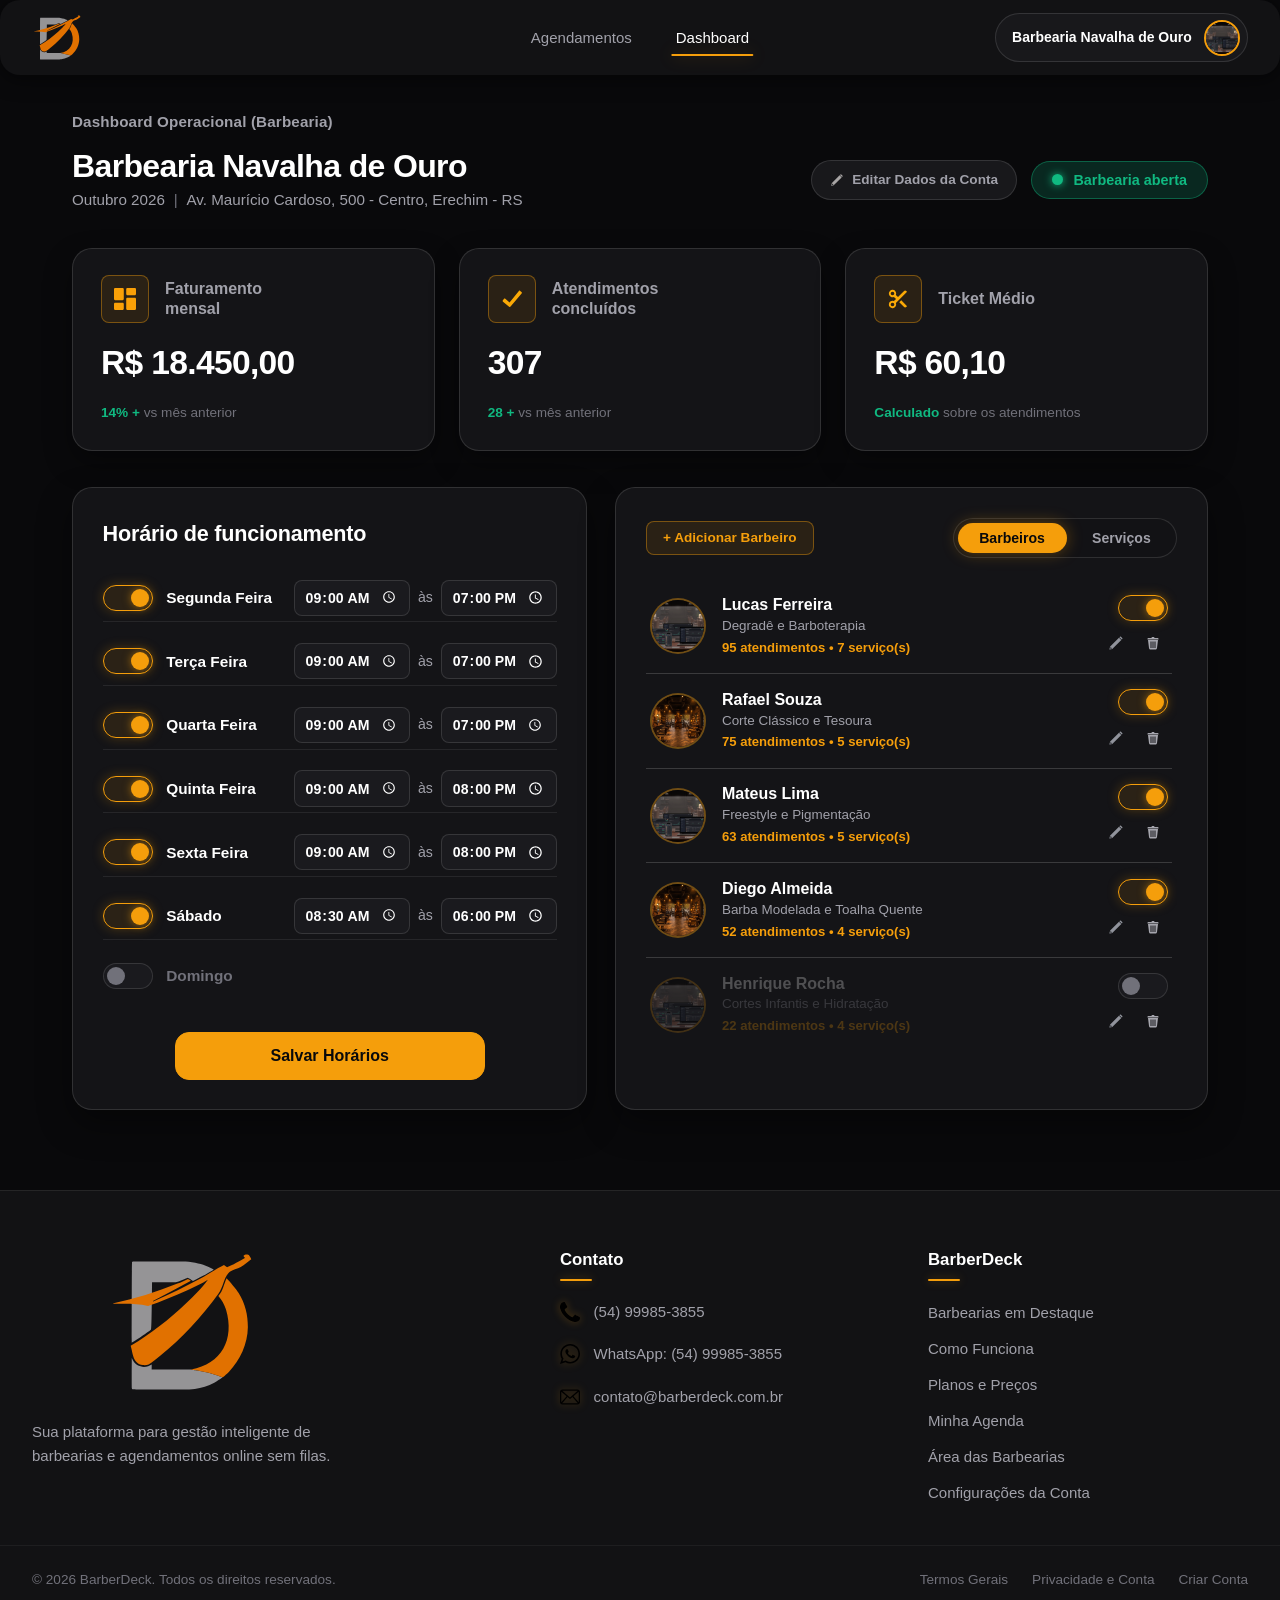
<file: siteBarberDeck/src/html/dashboard.html>
<!DOCTYPE html>
<html lang="pt-BR">

<head>
    <meta charset="UTF-8">
    <meta name="viewport" content="width=device-width, initial-scale=1.0">
    <meta name="keywords" content="dashboard barbearia, gestão de horários, barbeiros, serviços, faturamento, BarberDeck">
    <meta name="description" content="Painel de controle da barbearia no BarberDeck: acompanhe métricas, edite horários de funcionamento, barbeiros e serviços.">
    <title>Dashboard - BarberDeck</title>
    <script src="../js/header-footer-component.js" defer></script>
    <script src="../js/dashboard.js" defer></script>
    <link rel="stylesheet" href="../css/style.css">
    <link rel="stylesheet" href="../css/header.css">
    <link rel="stylesheet" href="../css/footer.css">
    <link rel="stylesheet" href="../css/dashboard.css">
</head>

<body>
    <barber-header></barber-header>

    <main class="conteudo-principal pagina-dashboard" id="container-pagina-dashboard">

        <section class="secao-topo-dashboard" aria-labelledby="titulo-nome-barbearia">
            <p class="rotulo-pagina-dashboard">Dashboard Operacional (Barbearia)</p>

            <div class="barra-identificacao-barbearia">
                <div class="bloco-titulo-barbearia">
                    <h1 id="titulo-nome-barbearia" class="nome-barbearia-dashboard">Barbearia Navalha de Ouro</h1>
                    <p class="subtitulo-visao-unidade">
                        <span id="mes-ano-referencia">Outubro 2026</span>
                        <span class="separador-barra" aria-hidden="true">|</span>
                        <span id="endereco-resumo-dashboard">Av. Maurício Cardoso, 500 - Centro, Erechim - RS</span>
                    </p>
                </div>

                <div class="acoes-topo-dashboard">
                    <a href="perfil.html?modo=barbearia" class="botao-editar-barbearia-topo">
                        <img src="../icons/icon-editar.svg" alt="" aria-hidden="true">
                        <span>Editar Dados da Conta</span>
                    </a>

                    <!-- Botão / Selo interativo para alternar Barbearia aberta / fechada -->
                    <button type="button" class="botao-status-barbearia aberta" id="botao-status-barbearia" aria-pressed="true" title="Clique para alternar entre Barbearia aberta e fechada">
                        <span class="indicador-ponto-status" aria-hidden="true"></span>
                        <span class="texto-status-barbearia" id="texto-status-barbearia">Barbearia aberta</span>
                    </button>
                </div>
            </div>
        </section>

        <section class="grade-metricas-dashboard" aria-label="Indicadores de desempenho mensal">

            <!-- CARTÃO 1: FATURAMENTO MENSAL -->
            <article class="cartao-metrica">
                <header class="topo-cartao-metrica">
                    <div class="caixa-icone-metrica" aria-hidden="true">
                        <img src="../icons/icon-dashboard.svg" alt="">
                    </div>
                    <h2 class="titulo-cartao-metrica">Faturamento<br>mensal</h2>
                </header>

                <strong class="valor-principal-metrica" id="metrica-faturamento">R$ 18.450,00</strong>

                <p class="comparativo-metrica positivo">
                    <span class="destaque-comparativo">14% +</span> vs mês anterior
                </p>
            </article>

            <!-- CARTÃO 2: ATENDIMENTOS CONCLUÍDOS -->
            <article class="cartao-metrica">
                <header class="topo-cartao-metrica">
                    <div class="caixa-icone-metrica" aria-hidden="true">
                        <img src="../icons/icon-check.svg" alt="">
                    </div>
                    <h2 class="titulo-cartao-metrica">Atendimentos<br>concluídos</h2>
                </header>

                <strong class="valor-principal-metrica" id="metrica-atendimentos">310</strong>

                <p class="comparativo-metrica positivo">
                    <span class="destaque-comparativo">28 +</span> vs mês anterior
                </p>
            </article>

            <!-- CARTÃO 3: TICKET MÉDIO -->
            <article class="cartao-metrica">
                <header class="topo-cartao-metrica">
                    <div class="caixa-icone-metrica" aria-hidden="true">
                        <img src="../icons/icon-tesoura.svg" alt="">
                    </div>
                    <h2 class="titulo-cartao-metrica">Ticket Médio</h2>
                </header>

                <strong class="valor-principal-metrica" id="metrica-ticket-medio">R$ 59,52</strong>

                <p class="comparativo-metrica positivo">
                    <span class="destaque-comparativo">Calculado</span> sobre os atendimentos
                </p>
            </article>

        </section>

        <section class="grade-paineis-gestao" aria-label="Configurações de horários, barbeiros e serviços">

            <!-- COLUNA ESQUERDA: HORÁRIO DE FUNCIONAMENTO -->
            <div class="painel-dashboard painel-horario-funcionamento">
                <h2 class="titulo-painel-dashboard">Horário de funcionamento</h2>

                <form class="formulario-horarios" id="formulario-horarios" novalidate>
                    <ul class="lista-dias-funcionamento" id="lista-dias-funcionamento">

                        <!-- Segunda-feira -->
                        <li class="linha-dia-funcionamento" data-dia="segunda">
                            <div class="bloco-dia-chave">
                                <label class="chave-seletora" aria-label="Ativar funcionamento na Segunda-feira">
                                    <input type="checkbox" class="checkbox-dia-funcionamento" name="ativo_segunda" checked>
                                    <span class="trilho-chave"></span>
                                </label>
                                <span class="nome-dia-semana">Segunda Feira</span>
                            </div>

                            <div class="grupo-intervalo-horario">
                                <input type="time" class="campo-horario-dia" name="inicio_segunda" value="09:00" aria-label="Horário de abertura na Segunda-feira">
                                <span class="texto-separador-horario">às</span>
                                <input type="time" class="campo-horario-dia" name="fim_segunda" value="19:00" aria-label="Horário de fechamento na Segunda-feira">
                            </div>
                        </li>

                        <!-- Terça-feira -->
                        <li class="linha-dia-funcionamento" data-dia="terca">
                            <div class="bloco-dia-chave">
                                <label class="chave-seletora" aria-label="Ativar funcionamento na Terça-feira">
                                    <input type="checkbox" class="checkbox-dia-funcionamento" name="ativo_terca" checked>
                                    <span class="trilho-chave"></span>
                                </label>
                                <span class="nome-dia-semana">Terça Feira</span>
                            </div>

                            <div class="grupo-intervalo-horario">
                                <input type="time" class="campo-horario-dia" name="inicio_terca" value="09:00" aria-label="Horário de abertura na Terça-feira">
                                <span class="texto-separador-horario">às</span>
                                <input type="time" class="campo-horario-dia" name="fim_terca" value="19:00" aria-label="Horário de fechamento na Terça-feira">
                            </div>
                        </li>

                        <!-- Quarta-feira -->
                        <li class="linha-dia-funcionamento" data-dia="quarta">
                            <div class="bloco-dia-chave">
                                <label class="chave-seletora" aria-label="Ativar funcionamento na Quarta-feira">
                                    <input type="checkbox" class="checkbox-dia-funcionamento" name="ativo_quarta" checked>
                                    <span class="trilho-chave"></span>
                                </label>
                                <span class="nome-dia-semana">Quarta Feira</span>
                            </div>

                            <div class="grupo-intervalo-horario">
                                <input type="time" class="campo-horario-dia" name="inicio_quarta" value="09:00" aria-label="Horário de abertura na Quarta-feira">
                                <span class="texto-separador-horario">às</span>
                                <input type="time" class="campo-horario-dia" name="fim_quarta" value="19:00" aria-label="Horário de fechamento na Quarta-feira">
                            </div>
                        </li>

                        <!-- Quinta-feira -->
                        <li class="linha-dia-funcionamento" data-dia="quinta">
                            <div class="bloco-dia-chave">
                                <label class="chave-seletora" aria-label="Ativar funcionamento na Quinta-feira">
                                    <input type="checkbox" class="checkbox-dia-funcionamento" name="ativo_quinta" checked>
                                    <span class="trilho-chave"></span>
                                </label>
                                <span class="nome-dia-semana">Quinta Feira</span>
                            </div>

                            <div class="grupo-intervalo-horario">
                                <input type="time" class="campo-horario-dia" name="inicio_quinta" value="09:00" aria-label="Horário de abertura na Quinta-feira">
                                <span class="texto-separador-horario">às</span>
                                <input type="time" class="campo-horario-dia" name="fim_quinta" value="20:00" aria-label="Horário de fechamento na Quinta-feira">
                            </div>
                        </li>

                        <!-- Sexta-feira -->
                        <li class="linha-dia-funcionamento" data-dia="sexta">
                            <div class="bloco-dia-chave">
                                <label class="chave-seletora" aria-label="Ativar funcionamento na Sexta-feira">
                                    <input type="checkbox" class="checkbox-dia-funcionamento" name="ativo_sexta" checked>
                                    <span class="trilho-chave"></span>
                                </label>
                                <span class="nome-dia-semana">Sexta Feira</span>
                            </div>

                            <div class="grupo-intervalo-horario">
                                <input type="time" class="campo-horario-dia" name="inicio_sexta" value="09:00" aria-label="Horário de abertura na Sexta-feira">
                                <span class="texto-separador-horario">às</span>
                                <input type="time" class="campo-horario-dia" name="fim_sexta" value="20:00" aria-label="Horário de fechamento na Sexta-feira">
                            </div>
                        </li>

                        <!-- Sábado -->
                        <li class="linha-dia-funcionamento" data-dia="sabado">
                            <div class="bloco-dia-chave">
                                <label class="chave-seletora" aria-label="Ativar funcionamento no Sábado">
                                    <input type="checkbox" class="checkbox-dia-funcionamento" name="ativo_sabado" checked>
                                    <span class="trilho-chave"></span>
                                </label>
                                <span class="nome-dia-semana">Sábado</span>
                            </div>

                            <div class="grupo-intervalo-horario">
                                <input type="time" class="campo-horario-dia" name="inicio_sabado" value="08:30" aria-label="Horário de abertura no Sábado">
                                <span class="texto-separador-horario">às</span>
                                <input type="time" class="campo-horario-dia" name="fim_sabado" value="18:00" aria-label="Horário de fechamento no Sábado">
                            </div>
                        </li>

                        <!-- Domingo -->
                        <li class="linha-dia-funcionamento dia-fechado" data-dia="domingo">
                            <div class="bloco-dia-chave">
                                <label class="chave-seletora" aria-label="Ativar funcionamento no Domingo">
                                    <input type="checkbox" class="checkbox-dia-funcionamento" name="ativo_domingo">
                                    <span class="trilho-chave"></span>
                                </label>
                                <span class="nome-dia-semana">Domingo</span>
                            </div>

                            <div class="grupo-intervalo-horario" hidden>
                                <input type="time" class="campo-horario-dia" name="inicio_domingo" value="09:00" aria-label="Horário de abertura no Domingo">
                                <span class="texto-separador-horario">às</span>
                                <input type="time" class="campo-horario-dia" name="fim_domingo" value="13:00" aria-label="Horário de fechamento no Domingo">
                            </div>
                        </li>

                    </ul>

                    <div class="rodape-painel-horarios">
                        <button type="submit" class="botao-salvar-horarios" id="botao-salvar-horarios">
                            Salvar Horários
                        </button>
                    </div>
                </form>
            </div>

            <!-- COLUNA DIREITA: GESTÃO DE BARBEIROS E SERVIÇOS -->
            <div class="painel-dashboard painel-barbeiros-servicos">

                <!-- Cabeçalho com botão de adicionar item e seletor em pílula (Barbeiros | Serviços) -->
                <header class="topo-painel-listagem">
                    <button type="button" class="botao-adicionar-item" id="botao-adicionar-item">
                        + Adicionar Barbeiro
                    </button>

                    <div class="alternador-abas-dashboard" role="tablist" aria-label="Alternar entre Barbeiros e Serviços">
                        <button type="button" class="botao-aba-dashboard ativo" id="aba-barbeiros" role="tab" aria-selected="true" aria-controls="secao-lista-barbeiros" data-aba="barbeiros">
                            Barbeiros
                        </button>
                        <button type="button" class="botao-aba-dashboard" id="aba-servicos" role="tab" aria-selected="false" aria-controls="secao-lista-servicos" data-aba="servicos">
                            Serviços
                        </button>
                    </div>
                </header>

                <div class="conteudo-aba-dashboard" id="secao-lista-barbeiros" role="tabpanel" aria-labelledby="aba-barbeiros">
                    <ul class="lista-itens-dashboard" id="lista-barbeiros-dashboard">
                        <!-- Renderizado dinamicamente por dashboard.js -->
                    </ul>
                </div>

                <div class="conteudo-aba-dashboard" id="secao-lista-servicos" role="tabpanel" aria-labelledby="aba-servicos" hidden>
                    <ul class="lista-itens-dashboard" id="lista-servicos-dashboard">
                        <!-- Renderizado dinamicamente por dashboard.js -->
                    </ul>
                </div>

            </div>

        </section>

    </main>

    <!-- MODAL PARA ADICIONAR / EDITAR BARBEIRO -->
    <dialog class="modal-dashboard" id="modal-dashboard-barbeiro">
        <div class="cartao-modal-dashboard">
            <button type="button" class="botao-fechar" id="fechar-modal-barbeiro" aria-label="Fechar">
                <img src="../icons/icon-x.svg" alt="" aria-hidden="true">
            </button>

            <h3 class="titulo-modal-dashboard" id="titulo-modal-barbeiro">Editar Barbeiro</h3>
            <p class="subtitulo-modal-dashboard">Configure os dados, a foto e os serviços realizados pelo profissional</p>

            <form class="formulario-modal-dashboard" id="formulario-modal-barbeiro">
                <div class="bloco-foto-modal-barbeiro">
                    <figure class="preview-avatar-modal">
                        <img src="../images/imagem-topo-barber.jpg" alt="Preview da foto do barbeiro" id="preview-foto-modal-barbeiro">
                    </figure>
                    <div class="controles-foto-modal">
                        <label for="upload-foto-modal-barbeiro" class="botao-upload-modal">Escolher Foto do Barbeiro</label>
                        <input type="file" id="upload-foto-modal-barbeiro" accept="image/*" hidden>
                        <span class="dica-foto-modal">Formatos JPG ou PNG</span>
                    </div>
                </div>

                <div class="grupo-formulario">
                    <label for="campo-nome-barbeiro">Nome do Barbeiro</label>
                    <input type="text" id="campo-nome-barbeiro" name="nome_barbeiro" placeholder="Ex: Lucas Ferreira" required>
                </div>

                <div class="grupo-formulario">
                    <label for="campo-especialidade-barbeiro">Especialidade</label>
                    <input type="text" id="campo-especialidade-barbeiro" name="especialidade" placeholder="Ex: Degradê e Barboterapia" required>
                </div>

                <div class="grupo-formulario">
                    <label>Serviços Realizados pelo Profissional</label>
                    <div class="grade-checkboxes-servicos-barbeiro" id="checkboxes-servicos-barbeiro">
                        <!-- Checkboxes preenchidas dinamicamente -->
                    </div>
                </div>

                <div class="acoes-modal-dashboard">
                    <button type="button" class="botao-cancelar-modal" id="cancelar-modal-barbeiro">Cancelar</button>
                    <button type="submit" class="botao-salvar-modal">Salvar Barbeiro</button>
                </div>
            </form>
        </div>
    </dialog>

    <!-- MODAL PARA ADICIONAR / EDITAR SERVIÇO -->
    <dialog class="modal-dashboard" id="modal-dashboard-servico">
        <div class="cartao-modal-dashboard">
            <button type="button" class="botao-fechar" id="fechar-modal-servico" aria-label="Fechar">
                <img src="../icons/icon-x.svg" alt="" aria-hidden="true">
            </button>

            <h3 class="titulo-modal-dashboard" id="titulo-modal-servico">Editar Serviço</h3>
            <p class="subtitulo-modal-dashboard">Configure nome, descrição, categoria, duração em minutos e valor</p>

            <form class="formulario-modal-dashboard" id="formulario-modal-servico">
                <div class="grupo-formulario">
                    <label for="campo-nome-servico">Nome do Serviço</label>
                    <input type="text" id="campo-nome-servico" name="nome_servico" placeholder="Ex: Corte Degradê" required>
                </div>

                <div class="grupo-formulario">
                    <label for="campo-descricao-servico">Descrição Simples (visível no agendamento)</label>
                    <input type="text" id="campo-descricao-servico" name="descricao_servico" placeholder="Ex: Acabamento na navalha com transição suave" required>
                </div>

                <div class="linha-formulario-modalTres">
                    <div class="grupo-formulario">
                        <label for="campo-categoria-servico">Categoria</label>
                        <select id="campo-categoria-servico" name="categoria_servico" required>
                            <option value="corte">corte</option>
                            <option value="barba">barba</option>
                            <option value="tratamento">tratamento</option>
                            <option value="combo">combo</option>
                            <option value="outros">outros</option>
                        </select>
                    </div>

                    <div class="grupo-formulario">
                        <label for="campo-duracao-servico">Duração (min)</label>
                        <input type="number" id="campo-duracao-servico" name="duracao_servico" min="5" step="5" value="30" placeholder="Ex: 45" required>
                    </div>

                    <div class="grupo-formulario">
                        <label for="campo-preco-servico">Valor (R$)</label>
                        <input type="text" id="campo-preco-servico" name="preco_servico" placeholder="Ex: 45,00" required>
                    </div>
                </div>

                <div class="acoes-modal-dashboard">
                    <button type="button" class="botao-cancelar-modal" id="cancelar-modal-servico">Cancelar</button>
                    <button type="submit" class="botao-salvar-modal">Salvar Serviço</button>
                </div>
            </form>
        </div>
    </dialog>

    <barber-footer></barber-footer>
</body>

</html>
</file>
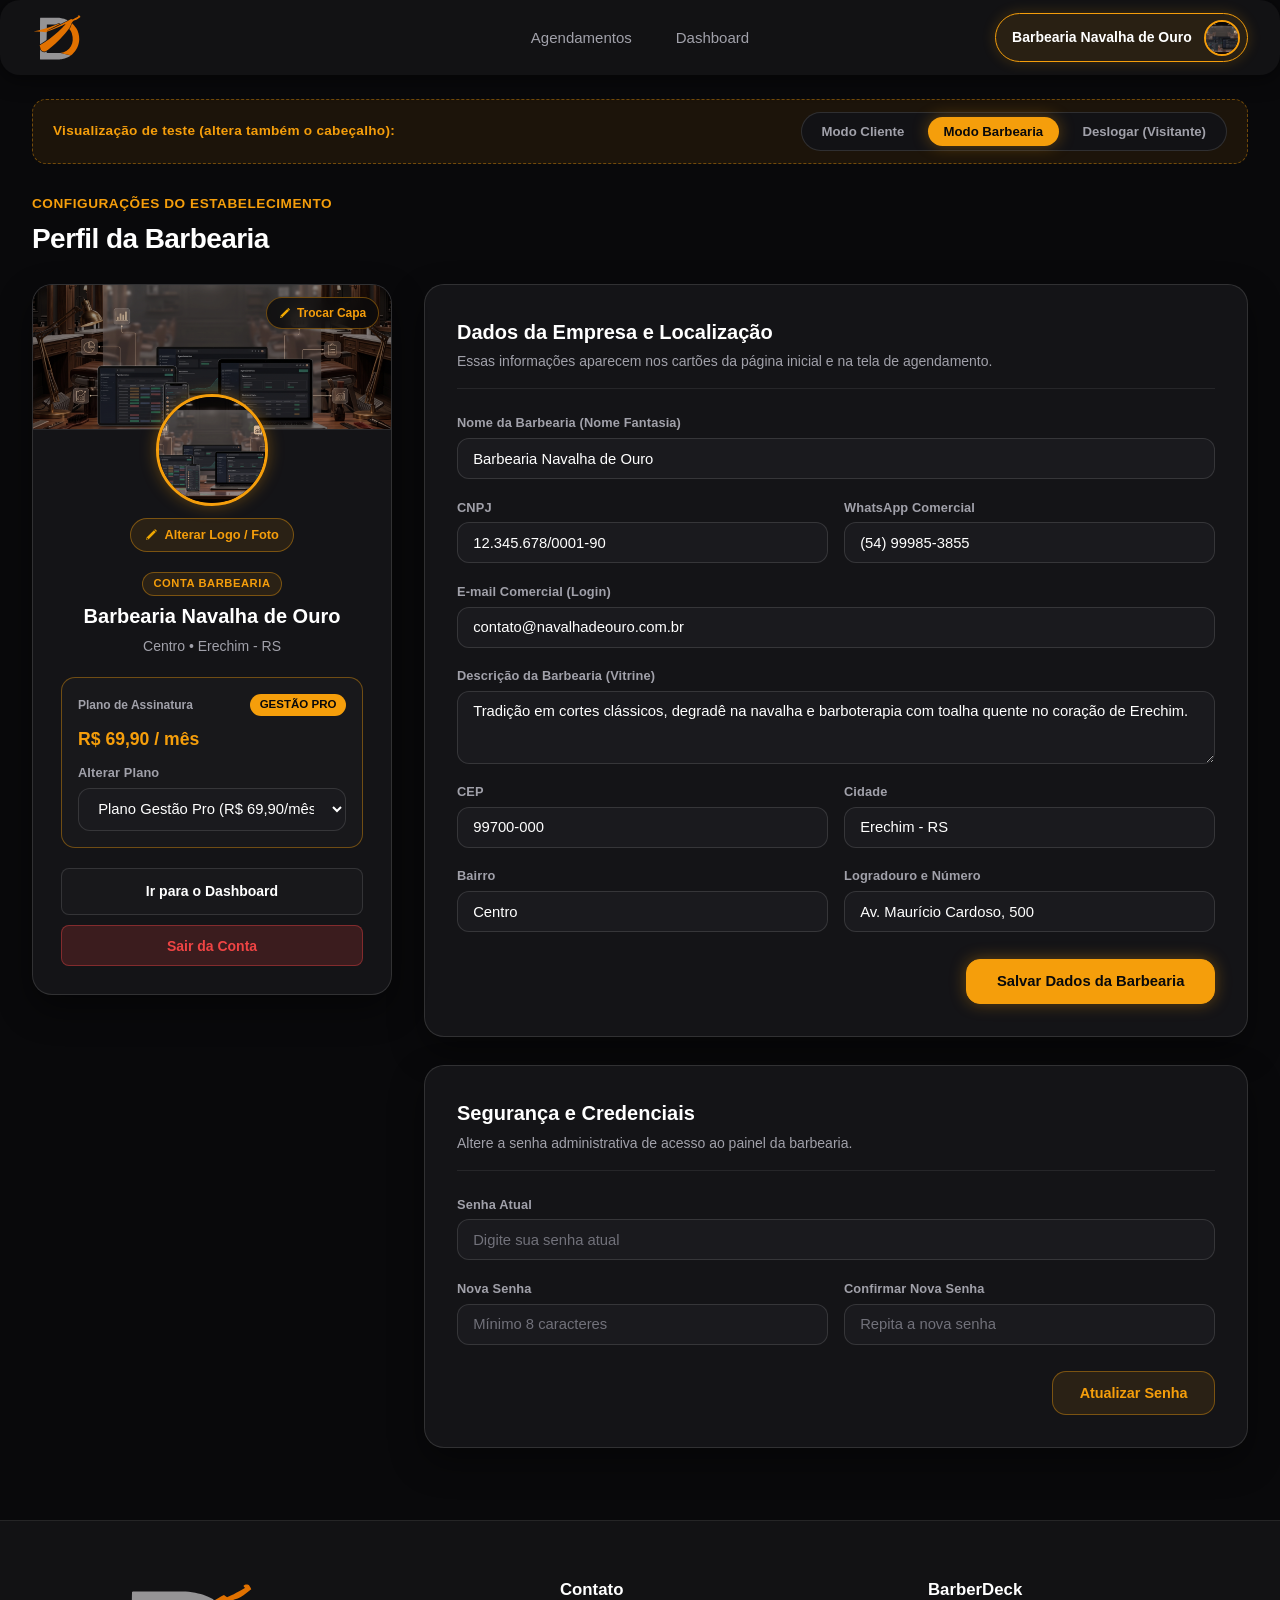
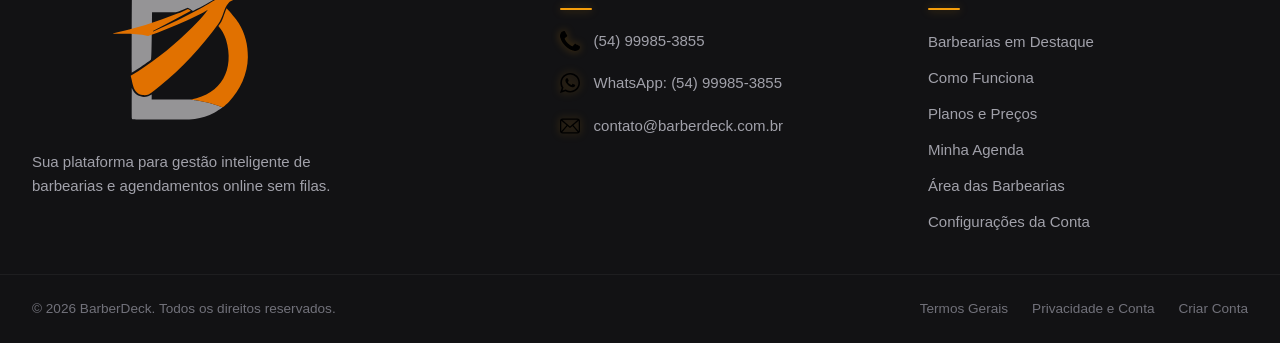
<file: siteBarberDeck/src/html/perfil.html>
<!DOCTYPE html>
<html lang="pt-BR">

<head>
    <meta charset="UTF-8">
    <meta name="viewport" content="width=device-width, initial-scale=1.0">
    <meta name="keywords" content="minha conta, editar perfil, configurações barbearia, BarberDeck">
    <meta name="description" content="Gerencie e edite os dados da sua conta de cliente ou da sua barbearia no BarberDeck.">
    <title>Editar Conta - BarberDeck</title>
    <script src="../js/header-footer-component.js" defer></script>
    <script src="../js/perfil.js" defer></script>
    <link rel="stylesheet" href="../css/style.css">
    <link rel="stylesheet" href="../css/header.css">
    <link rel="stylesheet" href="../css/footer.css">
    <link rel="stylesheet" href="../css/perfil.css">
</head>

<body>
    <barber-header></barber-header>

    <main class="conteudo-principal pagina-perfil" id="container-pagina-perfil" data-modo-perfil="cliente">

        <!-- Barra de alternância rápida para testar os estados de sessão e do Header -->
        <div class="barra-teste-modo" role="region" aria-label="Alternador de modo para testes">
            <span class="rotulo-teste-modo">Visualização de teste (altera também o cabeçalho):</span>
            <div class="botoes-teste-modo">
                <button type="button" class="botao-modo-teste ativo" id="botao-perfil-modo-cliente" data-modo="cliente">
                    Modo Cliente
                </button>
                <button type="button" class="botao-modo-teste" id="botao-perfil-modo-barbearia" data-modo="barbearia">
                    Modo Barbearia
                </button>
                <button type="button" class="botao-modo-teste botao-modo-visitante" id="botao-perfil-modo-visitante" data-modo="visitante">
                    Deslogar (Visitante)
                </button>
            </div>
        </div>

        <!-- =====================================================================
             1. VISÃO DE EDIÇÃO DE CONTA — CLIENTE
             ===================================================================== -->
        <section class="secao-perfil" id="visao-perfil-cliente" aria-labelledby="titulo-perfil-cliente">
            <header class="cabecalho-pagina-perfil">
                <div>
                    <p class="rotulo-topo-perfil">Configurações da Conta</p>
                    <h1 id="titulo-perfil-cliente" class="titulo-perfil-pagina">Meu Perfil (Cliente)</h1>
                </div>
            </header>

            <div class="grade-layout-perfil">

                <!-- COLUNA ESQUERDA: CARTÃO DE IDENTIDADE E FOTO DO CLIENTE -->
                <aside class="cartao-resumo-perfil" aria-label="Identidade do cliente">
                    <div class="bloco-foto-cliente">
                        <figure class="moldura-avatar-grande">
                            <img src="../images/imagem-topo-client.jpg" alt="Foto de perfil do cliente" id="preview-foto-cliente">
                        </figure>

                        <label for="upload-foto-cliente" class="botao-trocar-foto">
                            <img src="../icons/icon-editar.svg" alt="" aria-hidden="true">
                            <span>Alterar foto de perfil</span>
                        </label>
                        <input type="file" id="upload-foto-cliente" accept="image/*" hidden>
                    </div>

                    <div class="dados-destaque-perfil">
                        <span class="selo-tipo-conta">Conta Cliente</span>
                        <h2 class="nome-destaque-perfil" id="resumo-nome-cliente">João Pedro da Silva</h2>
                        <p class="subtitulo-destaque-perfil" id="resumo-cidade-cliente">Erechim - RS</p>
                    </div>

                    <div class="grade-estatisticas-conta">
                        <div class="caixa-estatistica-conta">
                            <strong id="estatistica-cliente-abertos">1</strong>
                            <span>Em aberto</span>
                        </div>
                        <div class="caixa-estatistica-conta">
                            <strong id="estatistica-cliente-concluidos">3</strong>
                            <span>Cortes concluídos</span>
                        </div>
                    </div>

                    <div class="acoes-rodape-perfil">
                        <a href="agenda.html" class="botao-atalho-perfil">Ver Minha Agenda</a>
                        <button type="button" class="botao-sair-conta" id="botao-sair-cliente">
                            Sair da Conta
                        </button>
                    </div>
                </aside>

                <!-- COLUNA DIREITA: FORMULÁRIOS DE EDIÇÃO DO CLIENTE -->
                <div class="coluna-formularios-perfil">

                    <!-- PAINEL 1: DADOS PESSOAIS -->
                    <article class="painel-edicao-perfil">
                        <header class="cabecalho-painel-edicao">
                            <h2>Dados Pessoais e Contato</h2>
                            <p>Essas informações são usadas para identificar seus agendamentos e enviar lembretes.</p>
                        </header>

                        <form class="formulario-edicao-perfil" id="form-dados-cliente" novalidate>
                            <p class="aviso-feedback-perfil" id="feedback-dados-cliente" hidden></p>

                            <div class="grupo-formulario largura-total">
                                <label for="perfil-cliente-nome">Nome Completo</label>
                                <input type="text" id="perfil-cliente-nome" name="nome" placeholder="Ex: João Pedro da Silva" required>
                            </div>

                            <div class="linha-formulario">
                                <div class="grupo-formulario">
                                    <label for="perfil-cliente-whatsapp">WhatsApp</label>
                                    <input type="tel" id="perfil-cliente-whatsapp" name="whatsapp" placeholder="Ex: (54) 99985-3855" required>
                                </div>
                                <div class="grupo-formulario">
                                    <label for="perfil-cliente-cidade">Cidade</label>
                                    <input type="text" id="perfil-cliente-cidade" name="cidade" placeholder="Ex: Erechim - RS" required>
                                </div>
                            </div>

                            <div class="grupo-formulario largura-total">
                                <label for="perfil-cliente-email">E-mail de Acesso</label>
                                <input type="email" id="perfil-cliente-email" name="email" placeholder="Ex: joao.silva@email.com" required>
                            </div>

                            <div class="rodape-formulario-perfil">
                                <button type="submit" class="botao-salvar-perfil">Salvar Alterações</button>
                            </div>
                        </form>
                    </article>

                    <!-- PAINEL 2: SEGURANÇA E SENHA -->
                    <article class="painel-edicao-perfil">
                        <header class="cabecalho-painel-edicao">
                            <h2>Segurança e Senha</h2>
                            <p>Mantenha sua conta protegida atualizando sua senha periodicamente.</p>
                        </header>

                        <form class="formulario-edicao-perfil" id="form-senha-cliente" novalidate>
                            <p class="aviso-feedback-perfil" id="feedback-senha-cliente" hidden></p>

                            <div class="grupo-formulario largura-total">
                                <label for="cliente-senha-atual">Senha Atual</label>
                                <input type="password" id="cliente-senha-atual" name="senha_atual" placeholder="Digite sua senha atual" required>
                            </div>

                            <div class="linha-formulario">
                                <div class="grupo-formulario">
                                    <label for="cliente-nova-senha">Nova Senha</label>
                                    <input type="password" id="cliente-nova-senha" name="nova_senha" placeholder="Mínimo 8 caracteres" required>
                                </div>
                                <div class="grupo-formulario">
                                    <label for="cliente-confirmar-nova-senha">Confirmar Nova Senha</label>
                                    <input type="password" id="cliente-confirmar-nova-senha" name="confirmar_nova_senha" placeholder="Repita a nova senha" required>
                                </div>
                            </div>

                            <div class="rodape-formulario-perfil">
                                <button type="submit" class="botao-salvar-secundario">Atualizar Senha</button>
                            </div>
                        </form>
                    </article>

                </div>

            </div>
        </section>

        <!-- EEDIÇÃO DE CONTA -->
        <section class="secao-perfil" id="visao-perfil-barbearia" aria-labelledby="titulo-perfil-barbearia" hidden>
            <header class="cabecalho-pagina-perfil">
                <div>
                    <p class="rotulo-topo-perfil">Configurações do Estabelecimento</p>
                    <h1 id="titulo-perfil-barbearia" class="titulo-perfil-pagina">Perfil da Barbearia</h1>
                </div>
            </header>

            <div class="grade-layout-perfil">

                <!-- COLUNA ESQUERDA: VITRINE, FOTOS E PLANO DA BARBEARIA -->
                <aside class="cartao-resumo-perfil" aria-label="Vitrine e plano da barbearia">
                    <div class="capa-vitrine-barbearia">
                        <img src="../images/imagem-topo-barber.jpg" alt="Foto de capa da barbearia" id="preview-capa-barbearia">
                        <label for="upload-capa-barbearia" class="botao-trocar-capa" title="Alterar foto de capa da vitrine">
                            <img src="../icons/icon-editar.svg" alt="" aria-hidden="true">
                            <span>Trocar Capa</span>
                        </label>
                        <input type="file" id="upload-capa-barbearia" accept="image/*" hidden>
                    </div>

                    <div class="bloco-foto-barbearia">
                        <figure class="moldura-avatar-grande avatar-sobreposto">
                            <img src="../images/imagem-topo-barber.jpg" alt="Logo da barbearia" id="preview-foto-barbearia">
                        </figure>
                        <label for="upload-foto-barbearia" class="botao-trocar-foto">
                            <img src="../icons/icon-editar.svg" alt="" aria-hidden="true">
                            <span>Alterar Logo / Foto</span>
                        </label>
                        <input type="file" id="upload-foto-barbearia" accept="image/*" hidden>
                    </div>

                    <div class="dados-destaque-perfil">
                        <span class="selo-tipo-conta">Conta Barbearia</span>
                        <h2 class="nome-destaque-perfil" id="resumo-nome-barbearia-perfil">Barbearia Navalha de Ouro</h2>
                        <p class="subtitulo-destaque-perfil" id="resumo-endereco-barbearia-perfil">Centro • Erechim - RS</p>
                    </div>

                    <!-- Bloco de Gestão do Plano de Assinatura -->
                    <div class="cartao-plano-ativo">
                        <div class="topo-plano-ativo">
                            <span class="rotulo-plano-ativo">Plano de Assinatura</span>
                            <span class="selo-plano-ativo" id="selo-nome-plano-ativo">Gestão Pro</span>
                        </div>
                        <p class="preco-plano-ativo" id="texto-preco-plano-ativo">R$ 69,90 / mês</p>
                        <div class="grupo-formulario">
                            <label for="seletor-plano-barbearia">Alterar Plano</label>
                            <select id="seletor-plano-barbearia" name="plano">
                                <option value="inicial">Plano Inicial (Teste 15 dias - R$ 0)</option>
                                <option value="pro" selected>Plano Gestão Pro (R$ 69,90/mês)</option>
                                <option value="elite">Plano Elite e Destaque (R$ 169,90/mês)</option>
                            </select>
                        </div>
                    </div>

                    <div class="acoes-rodape-perfil">
                        <a href="dashboard.html" class="botao-atalho-perfil">Ir para o Dashboard</a>
                        <button type="button" class="botao-sair-conta" id="botao-sair-barbearia">
                            Sair da Conta
                        </button>
                    </div>
                </aside>

                <!-- COLUNA DIREITA: FORMULÁRIOS DE EDIÇÃO DA BARBEARIA -->
                <div class="coluna-formularios-perfil">

                    <!-- PAINEL 1: DADOS DA EMPRESA E ENDEREÇO -->
                    <article class="painel-edicao-perfil">
                        <header class="cabecalho-painel-edicao">
                            <h2>Dados da Empresa e Localização</h2>
                            <p>Essas informações aparecem nos cartões da página inicial e na tela de agendamento.</p>
                        </header>

                        <form class="formulario-edicao-perfil" id="form-dados-barbearia" novalidate>
                            <p class="aviso-feedback-perfil" id="feedback-dados-barbearia" hidden></p>

                            <div class="grupo-formulario largura-total">
                                <label for="perfil-barbearia-nome">Nome da Barbearia (Nome Fantasia)</label>
                                <input type="text" id="perfil-barbearia-nome" name="nome_empresa" placeholder="Ex: Barbearia Navalha de Ouro" required>
                            </div>

                            <div class="linha-formulario">
                                <div class="grupo-formulario">
                                    <label for="perfil-barbearia-cnpj">CNPJ</label>
                                    <input type="text" id="perfil-barbearia-cnpj" name="cnpj" placeholder="Ex: 12.345.678/0001-90" required>
                                </div>
                                <div class="grupo-formulario">
                                    <label for="perfil-barbearia-whatsapp">WhatsApp Comercial</label>
                                    <input type="tel" id="perfil-barbearia-whatsapp" name="whatsapp" placeholder="Ex: (54) 99985-3855" required>
                                </div>
                            </div>

                            <div class="grupo-formulario largura-total">
                                <label for="perfil-barbearia-email">E-mail Comercial (Login)</label>
                                <input type="email" id="perfil-barbearia-email" name="email" placeholder="Ex: contato@navalhadeouro.com.br" required>
                            </div>

                            <div class="grupo-formulario largura-total">
                                <label for="perfil-barbearia-descricao">Descrição da Barbearia (Vitrine)</label>
                                <textarea id="perfil-barbearia-descricao" name="descricao" rows="3" placeholder="Descreva os diferenciais e o estilo da sua barbearia"></textarea>
                            </div>

                            <div class="linha-formulario">
                                <div class="grupo-formulario">
                                    <label for="perfil-barbearia-cep">CEP</label>
                                    <input type="text" id="perfil-barbearia-cep" name="cep" placeholder="Ex: 99700-000" required>
                                </div>
                                <div class="grupo-formulario">
                                    <label for="perfil-barbearia-cidade">Cidade</label>
                                    <input type="text" id="perfil-barbearia-cidade" name="cidade" placeholder="Ex: Erechim - RS" required>
                                </div>
                            </div>

                            <div class="linha-formulario">
                                <div class="grupo-formulario">
                                    <label for="perfil-barbearia-bairro">Bairro</label>
                                    <input type="text" id="perfil-barbearia-bairro" name="bairro" placeholder="Ex: Centro" required>
                                </div>
                                <div class="grupo-formulario">
                                    <label for="perfil-barbearia-logradouro">Logradouro e Número</label>
                                    <input type="text" id="perfil-barbearia-logradouro" name="logradouro" placeholder="Ex: Av. Maurício Cardoso, 500" required>
                                </div>
                            </div>

                            <div class="rodape-formulario-perfil">
                                <button type="submit" class="botao-salvar-perfil">Salvar Dados da Barbearia</button>
                            </div>
                        </form>
                    </article>

                    <!-- PAINEL 2: SEGURANÇA E SENHA DA BARBEARIA -->
                    <article class="painel-edicao-perfil">
                        <header class="cabecalho-painel-edicao">
                            <h2>Segurança e Credenciais</h2>
                            <p>Altere a senha administrativa de acesso ao painel da barbearia.</p>
                        </header>

                        <form class="formulario-edicao-perfil" id="form-senha-barbearia" novalidate>
                            <p class="aviso-feedback-perfil" id="feedback-senha-barbearia" hidden></p>

                            <div class="grupo-formulario largura-total">
                                <label for="barbearia-senha-atual">Senha Atual</label>
                                <input type="password" id="barbearia-senha-atual" name="senha_atual" placeholder="Digite sua senha atual" required>
                            </div>

                            <div class="linha-formulario">
                                <div class="grupo-formulario">
                                    <label for="barbearia-nova-senha">Nova Senha</label>
                                    <input type="password" id="barbearia-nova-senha" name="nova_senha" placeholder="Mínimo 8 caracteres" required>
                                </div>
                                <div class="grupo-formulario">
                                    <label for="barbearia-confirmar-nova-senha">Confirmar Nova Senha</label>
                                    <input type="password" id="barbearia-confirmar-nova-senha" name="confirmar_nova_senha" placeholder="Repita a nova senha" required>
                                </div>
                            </div>

                            <div class="rodape-formulario-perfil">
                                <button type="submit" class="botao-salvar-secundario">Atualizar Senha</button>
                            </div>
                        </form>
                    </article>

                </div>

            </div>
        </section>

    </main>

    <barber-footer></barber-footer>
</body>

</html>
</file>
<file: siteBarberDeck/src/css/style.css>
/* ESTILOS GLOBAIS */

:root {
    /* Paleta Dark */
    --bg-main: #09090b;
    --bg-header: #121214;
    --bg-surface: #121215;
    --bg-surface-elevated: #18181b;
    --bg-card: #141417;
    --bg-input: #1a1a1e;

    /* Destaques Âmbar / Ouro */
    --amber-primary: #f59e0b;
    --amber-hover: #fbbf24;
    --amber-dark: #d97706;
    --amber-glow: 0 0 16px rgba(245, 158, 11, 0.35);
    --amber-glow-strong: 0 0 25px rgba(245, 158, 11, 0.50);
    --amber-tint: rgba(245, 158, 11, 0.10);
    --amber-border: rgba(245, 158, 11, 0.40);
    --border-amber: rgba(245, 158, 11, 0.40);

    /* Textos */
    --text-primary: #ffffff;
    --text-secondary: #a1a1aa;
    --text-muted: #71717a;
    --text-dark: #09090b;
    --text-inverse: #09090b;

    /* Badges de Status */
    --status-open-bg: rgba(16, 185, 129, 0.18);
    --status-open-text: #10b981;
    --status-open-border: rgba(16, 185, 129, 0.40);

    --status-closed-bg: rgba(239, 68, 68, 0.18);
    --status-closed-text: #ef4444;
    --status-closed-border: rgba(239, 68, 68, 0.40);

    /* Bordas */
    --border-subtle: rgba(255, 255, 255, 0.08);
    --border-card: rgba(255, 255, 255, 0.12);

    /* Tipografia e Raios */
    --font-main: 'Plus Jakarta Sans', 'Inter', 'Roboto', -apple-system, sans-serif;
    --radius-sm: 6px;
    --radius-md: 8px;
    --radius-lg: 14px;
    --radius-xl: 20px;
    --radius-full: 9999px;
}

/* Reset básico */
* {
    box-sizing: border-box;
    margin: 0;
    padding: 0;
}

/* Garante que elementos com atributo hidden fiquem ocultos */
[hidden] {
    display: none !important;
}

/* Utilitário de acessibilidade para labels ocultos visualmente */
.apenas-leitor-tela {
    position: absolute;
    width: 1px;
    height: 1px;
    padding: 0;
    margin: -1px;
    overflow: hidden;
    clip: rect(0, 0, 0, 0);
    white-space: nowrap;
    border: 0;
}

body {
    background-color: var(--bg-main);
    color: var(--text-primary);
    font-family: var(--font-main);
    line-height: 1.5;
    -webkit-font-smoothing: antialiased;
    overflow-x: hidden;
}

/* Container do Conteúdo Principal */
.conteudo-principal {
    width: 100%;
    margin: 0;
    padding: 0 0 5rem 0;
    display: flex;
    flex-direction: column;
    gap: 3.5rem;
}

/* Divisores sutis entre as seções */
hr {
    border: none;
    border-top: 1px solid var(--border-subtle);
    margin: 0;
}

/* Cabeçalhos de Seção */
.cabecalho-secao {
    margin-bottom: 2rem;
    display: flex;
    flex-direction: column;
    gap: 0.4rem;
}

.cabecalho-secao h2 {
    font-size: 1.85rem;
    font-weight: 700;
    color: var(--text-primary);
    letter-spacing: -0.02em;
    position: relative;
    display: inline-block;
}

.cabecalho-secao p {
    font-size: 0.95rem;
    color: var(--text-secondary);
}

/* Destaque em ouro/âmbar */
.destaque {
    color: var(--amber-primary);
    text-shadow: 0 0 20px rgba(245, 158, 11, 0.4);
}

@media (max-width: 768px) {
    .conteudo-principal {
        padding: 1.5rem 1.25rem 3.5rem;
        gap: 2.5rem;
    }
}
</file>
<file: siteBarberDeck/src/css/header.css>
/* ==========================================================================
   HEADER PRINCIPAL
   ========================================================================== */
.cabecalho-principal {
    background-color: var(--bg-header);
    position: sticky;
    top: 0;
    z-index: 1000;
    box-shadow: 0 4px 20px rgba(0, 0, 0, 0.5);
    border-radius: 20px;
}

.container-cabecalho {
    padding: 0 2rem;
    height: 75px;
    display: grid;
    grid-template-columns: 1fr auto 1fr;
    align-items: center;
    max-width: 1440px;
    margin: 0 auto;
}

/* Logotipo */
.logo-cabecalho {
    justify-self: start;
    display: inline-flex;
    align-items: center;
    text-decoration: none;
    transition: opacity 0.2s ease, transform 0.2s ease;
}

.logo-cabecalho:hover {
    opacity: 0.85;
}

.logo-cabecalho img {
    height: 50px;
    width: auto;
    object-fit: contain;
    display: block;
}

/* 2. Menu Centralizado */
.navegacao-cabecalho {
    justify-self: center;
}

.lista-navegacao {
    display: flex;
    align-items: center;
    list-style: none;
    margin: 0;
    padding: 0;
    gap: 2.25rem;
}

.lista-navegacao li a {
    color: var(--text-secondary);
    text-decoration: none;
    font-size: 0.9375rem;
    font-weight: 500;
    padding: 0.5rem 0.25rem;
    position: relative;
    transition: color 0.2s ease;
}

.lista-navegacao li a:hover,
.lista-navegacao li a.ativo {
    color: var(--text-primary);
}

/* Indicador de linha inferior em âmbar ao passar o mouse ou página ativa */
.lista-navegacao li a::after {
    content: '';
    position: absolute;
    bottom: -2px;
    left: 50%;
    width: 0;
    height: 2px;
    background-color: var(--amber-primary);
    border-radius: 9999px;
    transition: width 0.25s ease, transform 0.25s ease;
    transform: translateX(-50%);
    box-shadow: var(--amber-glow);
}

.lista-navegacao li a:hover::after,
.lista-navegacao li a.ativo::after {
    width: 100%;
}

/* 3. Ações à Direita: Botão Entrar OU Perfil (Nome + Foto) */
.acoes-cabecalho {
    justify-self: end;
    display: flex;
    align-items: center;
    gap: 0.85rem;
}

.botao-entrar {
    display: inline-flex;
    align-items: center;
    justify-content: center;
    padding: 0.55rem 1.4rem;
    font-family: inherit;
    font-size: 0.9rem;
    font-weight: 600;
    color: var(--amber-primary);
    background-color: var(--amber-tint);
    border: 1px solid var(--border-amber);
    border-radius: var(--radius-md);
    text-decoration: none;
    cursor: pointer;
    transition: all 0.2s cubic-bezier(0.4, 0, 0.2, 1);
    box-shadow: 0 0 10px rgba(245, 158, 11, 0.12);
}

.botao-entrar:hover {
    color: var(--text-inverse);
    background-color: var(--amber-primary);
    border-color: var(--amber-primary);
    box-shadow: var(--amber-glow);
    transform: translateY(-1px);
}

.botao-entrar:active {
    background-color: var(--amber-dark);
    transform: translateY(0);
}

/* Botão / Link de Perfil Logado (Nome do Usuário/Barbearia + Foto Circular) */
.botao-perfil-cabecalho {
    display: inline-flex;
    align-items: center;
    gap: 0.75rem;
    padding: 0.35rem 0.45rem 0.35rem 1rem;
    background-color: var(--bg-surface-elevated);
    border: 1px solid var(--border-card);
    border-radius: var(--radius-full);
    text-decoration: none;
    color: var(--text-primary);
    transition: all 0.2s ease;
}

.botao-perfil-cabecalho:hover,
.botao-perfil-cabecalho.ativo {
    border-color: var(--amber-primary);
    background-color: var(--amber-tint);
    box-shadow: 0 0 14px rgba(245, 158, 11, 0.2);
}

.nome-perfil-cabecalho {
    font-size: 0.875rem;
    font-weight: 600;
    color: var(--text-primary);
    max-width: 190px;
    white-space: nowrap;
    overflow: hidden;
    text-overflow: ellipsis;
    transition: color 0.2s ease;
}

.botao-perfil-cabecalho:hover .nome-perfil-cabecalho {
    color: var(--amber-primary);
}

.foto-perfil-cabecalho {
    width: 36px;
    height: 36px;
    border-radius: 50%;
    overflow: hidden;
    border: 2px solid var(--amber-primary);
    background-color: var(--bg-card);
    flex-shrink: 0;
    display: flex;
    align-items: center;
    justify-content: center;
}

.foto-perfil-cabecalho img {
    width: 100%;
    height: 100%;
    object-fit: cover;
    display: block;
}

/* ==========================================================================
   POPUP DE LOGIN
   ========================================================================== */
.modal-autenticacao {
    border: none;
    background: transparent;
    padding: 0;
    margin: 85px 2rem auto auto;
    max-width: 400px;
    width: calc(100% - 2.5rem);
    color: var(--text-primary);
}

.modal-autenticacao::backdrop {
    background-color: rgba(4, 4, 6, 0.72);
    backdrop-filter: blur(6px);
}

.cartao-modal {
    background-color: var(--bg-surface);
    border: 1px solid var(--border-card);
    border-radius: 22px;
    padding: 2rem 2rem 1.85rem;
    position: relative;
    box-shadow: 0 25px 50px -12px rgba(0, 0, 0, 0.85), 0 0 0 1px rgba(245, 158, 11, 0.15);
}

/* Botão Fechar */
.botao-fechar {
    position: absolute;
    top: 1.1rem;
    right: 1.1rem;
    background: rgba(255, 255, 255, 0.05);
    border: 1px solid var(--border-subtle);
    border-radius: 9999px;
    width: 32px;
    height: 32px;
    display: flex;
    align-items: center;
    justify-content: center;
    cursor: pointer;
    transition: all 0.2s ease;
}

.botao-fechar img {
    width: 13px;
    height: 13px;
    opacity: 0.7;
    filter: invert(1);
    transition: opacity 0.2s ease;
}

.botao-fechar:hover {
    background-color: var(--amber-tint);
    border-color: var(--border-amber);
}

.botao-fechar:hover img {
    opacity: 1;
}

/* Alternador Entrar / Cadastrar em formato cápsula */
.abas-alternancia {
    display: grid;
    grid-template-columns: 1fr 1fr;
    background-color: var(--bg-surface-elevated);
    padding: 4px;
    border-radius: var(--radius-full);
    border: 1px solid var(--border-card);
    max-width: 280px;
    margin: 0 auto 1.4rem;
}

.botao-aba {
    background: transparent;
    border: none;
    color: var(--text-secondary);
    font-family: inherit;
    font-size: 0.9rem;
    font-weight: 600;
    padding: 0.55rem 1rem;
    border-radius: var(--radius-full);
    cursor: pointer;
    transition: all 0.2s ease;
    text-decoration: none;
    text-align: center;
    display: inline-flex;
    align-items: center;
    justify-content: center;
}

.botao-aba:hover {
    color: var(--text-primary);
}

.botao-aba.ativo {
    background-color: var(--amber-primary);
    color: var(--text-inverse);
    box-shadow: var(--amber-glow);
}

/* Formulário de Login e Campos */
.formulario-autenticacao {
    display: flex;
    flex-direction: column;
    gap: 1rem;
}

.mensagem-feedback-modal {
    font-size: 0.82rem;
    font-weight: 600;
    padding: 0.6rem 0.85rem;
    border-radius: var(--radius-md);
    background-color: var(--amber-tint);
    border: 1px solid var(--border-amber);
    color: var(--amber-primary);
    text-align: center;
}

.mensagem-feedback-modal.erro {
    background-color: var(--status-closed-bg);
    border-color: var(--status-closed-border);
    color: var(--status-closed-text);
}

.mensagem-feedback-modal.sucesso {
    background-color: var(--status-open-bg);
    border-color: var(--status-open-border);
    color: var(--status-open-text);
}

.grupo-formulario {
    display: flex;
    flex-direction: column;
    gap: 0.35rem;
    flex: 1;
}

.grupo-formulario label {
    font-size: 0.8rem;
    font-weight: 600;
    color: var(--text-secondary);
    letter-spacing: 0.01em;
}

.grupo-formulario input,
.grupo-formulario select,
.grupo-formulario textarea {
    background-color: var(--bg-input);
    border: 1px solid var(--border-card);
    border-radius: 12px;
    color: var(--text-primary);
    font-family: inherit;
    font-size: 0.925rem;
    padding: 0.72rem 0.95rem;
    transition: border-color 0.2s ease, box-shadow 0.2s ease;
    width: 100%;
    box-sizing: border-box;
}

.grupo-formulario input::placeholder,
.grupo-formulario textarea::placeholder {
    color: var(--text-muted);
}

.grupo-formulario input:focus,
.grupo-formulario select:focus,
.grupo-formulario textarea:focus {
    outline: none;
    border-color: var(--amber-primary);
    box-shadow: 0 0 0 3px rgba(245, 158, 11, 0.2);
}

.link-esqueci-senha {
    background: transparent;
    border: none;
    font-family: inherit;
    font-size: 0.8rem;
    color: var(--amber-primary);
    text-decoration: none;
    align-self: flex-end;
    margin-top: 0.15rem;
    cursor: pointer;
    transition: color 0.2s ease;
}

.link-esqueci-senha:hover {
    color: var(--amber-hover);
    text-decoration: underline;
}

.botao-enviar {
    background-color: var(--amber-primary);
    color: var(--text-inverse);
    font-family: inherit;
    font-size: 0.95rem;
    font-weight: 700;
    padding: 0.8rem 1.5rem;
    border: none;
    border-radius: 12px;
    cursor: pointer;
    margin-top: 0.25rem;
    transition: all 0.2s ease;
    box-shadow: var(--amber-glow);
    width: 100%;
}

.botao-enviar:hover {
    background-color: var(--amber-hover);
    box-shadow: 0 0 22px rgba(245, 158, 11, 0.5);
    transform: translateY(-1px);
}

/* Bloco de Acesso Rápido no Modal (Demonstração Cliente vs Barbearia) */
.acesso-rapido-modal {
    margin-top: 0.4rem;
    padding-top: 0.9rem;
    border-top: 1px solid var(--border-subtle);
    display: flex;
    flex-direction: column;
    gap: 0.55rem;
}

.rotulo-acesso-rapido {
    font-size: 0.75rem;
    color: var(--text-muted);
    text-align: center;
    font-weight: 600;
}

.botoes-acesso-rapido {
    display: grid;
    grid-template-columns: 1fr 1fr;
    gap: 0.6rem;
}

.botao-demo-login {
    background-color: var(--bg-surface-elevated);
    border: 1px solid var(--border-card);
    color: var(--text-secondary);
    font-family: inherit;
    font-size: 0.8rem;
    font-weight: 600;
    padding: 0.5rem 0.75rem;
    border-radius: var(--radius-md);
    cursor: pointer;
    transition: all 0.2s ease;
}

.botao-demo-login:hover {
    border-color: var(--amber-primary);
    color: var(--amber-primary);
    background-color: var(--amber-tint);
}

.titulo-recuperar-senha {
    font-size: 1.1rem;
    font-weight: 700;
    color: var(--text-primary);
    text-align: center;
}

.descricao-recuperar-senha {
    font-size: 0.825rem;
    color: var(--text-secondary);
    text-align: center;
    line-height: 1.4;
}

.botao-voltar-login {
    background-color: transparent;
    border: 1px solid var(--border-card);
    color: var(--text-secondary);
    font-family: inherit;
    font-size: 0.85rem;
    font-weight: 600;
    padding: 0.65rem 1rem;
    border-radius: 12px;
    cursor: pointer;
    transition: all 0.2s ease;
}

.botao-voltar-login:hover {
    color: var(--text-primary);
    border-color: var(--amber-border);
}

/* ==========================================================================
   MENU MOBILE
   ========================================================================== */
.alternar-menu {
    display: none;
}

.botao-icone-menu {
    display: none;
    align-items: center;
    justify-content: center;
    cursor: pointer;
    padding: 0.5rem;
    border-radius: var(--radius-md);
    background: transparent;
    border: 1px solid transparent;
    transition: all 0.2s ease;
}

.botao-icone-menu img {
    width: 28px;
    height: 28px;
    display: block;
}

.botao-icone-menu:hover {
    background-color: var(--amber-tint);
    border-color: var(--border-amber);
}

/* ==========================================================================
   RESPONSIVIDADE (Telas menores que 768px)
   ========================================================================== */
@media (max-width: 768px) {
    .container-cabecalho {
        padding: 0 1rem;
        grid-template-columns: auto auto 1fr;
        gap: 0.75rem;
    }

    .botao-icone-menu {
        display: inline-flex;
    }

    .lista-navegacao {
        display: none;
        position: absolute;
        top: 75px;
        left: 0;
        width: 100%;
        background-color: var(--bg-surface);
        border-bottom: 1px solid var(--border-subtle);
        box-shadow: 0 16px 30px rgba(0, 0, 0, 0.7);
        flex-direction: column;
        padding: 1.25rem 2rem;
        gap: 1rem;
        box-sizing: border-box;
    }

    .lista-navegacao li {
        width: 100%;
    }

    .lista-navegacao li a {
        display: block;
        width: 100%;
        padding: 0.75rem 0.5rem;
        font-size: 1rem;
        border-bottom: 1px solid rgba(255, 255, 255, 0.04);
    }

    .alternar-menu:checked ~ .lista-navegacao {
        display: flex;
        animation: slideDown 0.25s ease forwards;
    }

    .alternar-menu:checked ~ .botao-icone-menu {
        background-color: var(--amber-tint);
        border-color: var(--border-amber);
    }

    .nome-perfil-cabecalho {
        max-width: 120px;
        font-size: 0.8rem;
    }

    .botao-perfil-cabecalho {
        padding: 0.25rem 0.35rem 0.25rem 0.75rem;
        gap: 0.5rem;
    }

    .foto-perfil-cabecalho {
        width: 32px;
        height: 32px;
    }

    .modal-autenticacao {
        margin: auto;
        max-width: calc(100% - 1.5rem);
    }

    .cartao-modal {
        padding: 1.65rem 1.35rem;
    }
}

@keyframes slideDown {
    from {
        opacity: 0;
        transform: translateY(-8px);
    }
    to {
        opacity: 1;
        transform: translateY(0);
    }
}
</file>
<file: siteBarberDeck/src/css/footer.css>
.rodape-principal {
    width: 100%;
    background-color: var(--bg-header);
    border-top: 1px solid var(--border-subtle);
    color: var(--text-primary);
    margin-top: auto;
}

/* Container Principal alinhado ao Wireframe */
.container-rodape {
    max-width: 1280px;
    margin: 0 auto;
    padding: 3.5rem 2rem 2.5rem;
    display: grid;
    grid-template-columns: 1.5fr 1fr 1fr;
    gap: 3rem;
}

/* 1. Bloco Logo e Descrição */
.marca-rodape {
    display: flex;
    flex-direction: column;
    align-items: center;
    gap: 1rem;
    max-width: 340px;
}

.logo-rodape img {
    height: 150px;
    width: auto;
    object-fit: contain;
    margin-left: -2.5rem;
}

.descricao-rodape {
    font-size: 0.9375rem;
    color: var(--text-secondary);
    line-height: 1.6;
}

/* 2 e 3. Colunas de Contato e Links */
.coluna-rodape {
    display: flex;
    flex-direction: column;
    gap: 1.25rem;
}

.titulo-rodape {
    font-size: 1.05rem;
    font-weight: 700;
    color: var(--text-primary);
    position: relative;
    padding-bottom: 0.5rem;
}

/* Detalhe de linha âmbar abaixo do título */
.titulo-rodape::after {
    content: '';
    position: absolute;
    bottom: 0;
    left: 0;
    width: 32px;
    height: 2px;
    background-color: var(--amber-primary);
    border-radius: 9999px;
    box-shadow: 0 0 10px rgba(245, 158, 11, 0.4);
}

/* Itens de Contato */
.item-contato {
    display: flex;
    align-items: center;
    gap: 0.85rem;
    color: var(--text-secondary);
    font-size: 0.9375rem;
}

.item-contato:hover {
    color: var(--amber-primary);
    cursor: pointer;
}

.icone-contato {
    width: 20px;
    height: 20px;
    object-fit: contain;
    filter: drop-shadow(0 0 4px rgba(245, 158, 11, 0.3));
}

/* Lista de Links do Projeto */
.lista-navegacao-rodape {
    list-style: none;
    padding: 0;
    margin: 0;
    display: flex;
    flex-direction: column;
    gap: 0.75rem;
}

.lista-navegacao-rodape li a {
    color: var(--text-secondary);
    text-decoration: none;
    font-size: 0.9375rem;
    transition: color 0.2s ease, transform 0.2s ease;
    display: inline-block;
}

.lista-navegacao-rodape li a:hover {
    color: var(--amber-primary);
    transform: translateX(4px);
}

/* Barra Inferior (Copyright e Termos) */
.rodape-inferior {
    max-width: 1280px;
    margin: 0 auto;
    padding: 1.5rem 2rem;
    border-top: 1px solid rgba(255, 255, 255, 0.05);
    display: flex;
    justify-content: space-between;
    align-items: center;
    font-size: 0.85rem;
    color: var(--text-muted);
}

.links-legais-rodape {
    display: flex;
    gap: 1.5rem;
}

.links-legais-rodape a {
    color: var(--text-muted);
    text-decoration: none;
    transition: color 0.2s ease;
}

.links-legais-rodape a:hover {
    color: var(--amber-primary);
}

/* ==========================================================================
   RESPONSIVIDADE DO FOOTER
   ========================================================================== */
@media (max-width: 900px) {
    .container-rodape {
        grid-template-columns: 1fr 1fr;
        gap: 2.5rem;
    }

    .marca-rodape {
        grid-column: span 2;
        max-width: 100%;
    }
}

@media (max-width: 600px) {
    .container-rodape {
        grid-template-columns: 1fr;
        padding: 2.5rem 1.25rem 2rem;
        gap: 2rem;
    }

    .marca-rodape {
        grid-column: span 1;
    }

    .rodape-inferior {
        flex-direction: column;
        gap: 1rem;
        text-align: center;
        padding: 1.5rem 1.25rem;
    }

    .links-legais-rodape {
        flex-wrap: wrap;
        justify-content: center;
        gap: 1rem;
    }
}
</file>
<file: siteBarberDeck/src/css/index.css>
/* As demais seções permanecem contidas e centralizadas em até 1280px */
.secao-busca,
.secao-barbearias,
.secao-como-funciona,
.secao-planos,
.conteudo-principal > hr {
    width: 100%;
    max-width: 1280px;
    margin-left: auto;
    margin-right: auto;
    padding-left: 2rem;
    padding-right: 2rem;
}

/* ==========================================================================
   1. SEÇÃO DE APRESENTAÇÃO / HERO (Imagem ao fundo com texto centralizado)
   ========================================================================== */
.secao-apresentacao {
    position: relative;
    width: 100%;
    min-height: 540px;
    display: flex;
    align-items: center;
    justify-content: center;
    padding: 7rem 1.5rem 6rem;
    overflow: hidden;
    background-color: var(--bg-main);
    text-align: center;
}

/* Camada da Imagem: cobre 100% da largura e altura da seção */
.imagem-apresentacao {
    position: absolute;
    inset: 0;
    width: 100%;
    height: 100%;
    z-index: 1;
    pointer-events: none;
}

.imagem-apresentacao img {
    width: 100%;
    height: 100%;
    object-fit: cover;
    object-position: center;
    display: block;
}

/* Overlay escuro com degradê: escurece a imagem para destacar o texto */
.imagem-apresentacao::after {
    content: '';
    position: absolute;
    inset: 0;
    background: linear-gradient(to bottom, rgba(9, 9, 11, 0.226) 0%, rgba(9, 9, 11, 0.75) 70%, rgba(9, 9, 11, 0.98) 100%);
    z-index: 2;
}

/* Bloco de Texto centralizado sobre a imagem */
.texto-apresentacao {
    position: relative;
    z-index: 3;
    display: flex;
    flex-direction: column;
    align-items: center;
    text-align: center;
    max-width: 860px;
    margin: 0 auto;
    gap: 1.35rem;
}

/* Badge Âmbar superior */
.paragrafo-apresentacao-1 {
    display: inline-flex;
    align-items: center;
    gap: 0.5rem;
    padding: 0.45rem 1.25rem;
    background-color: rgba(9, 9, 11, 0.70);
    backdrop-filter: blur(8px);
    -webkit-backdrop-filter: blur(8px);
    border: 1px solid var(--amber-border);
    border-radius: var(--radius-full);
    color: var(--amber-primary);
    font-size: 0.85rem;
    font-weight: 600;
    letter-spacing: 0.04em;
    text-transform: uppercase;
    box-shadow: 0 0 16px rgba(245, 158, 11, 0.20);
}

.paragrafo-apresentacao-1::before {
    content: '';
    display: inline-block;
    background-image: url('../icons/icon-raio.svg');
    background-size: contain;
    background-repeat: no-repeat;
    background-position: center;
    width: 0.9rem;
    height: 0.9rem;
    margin-right: 6px;
    vertical-align: middle;
}

/* Título Principal */
.titulo-apresentacao {
    font-size: clamp(2.4rem, 5vw, 4rem);
    font-weight: 800;
    line-height: 1.15;
    color: var(--text-primary);
    letter-spacing: -0.03em;
    text-shadow: 0 2px 12px rgba(0, 0, 0, 0.8);
}

.titulo-apresentacao .destaque {
    color: var(--amber-primary);
    text-shadow: 0 0 20px rgba(245, 158, 11, 0.4);
}

/* Subtítulo */
.paragrafo-apresentacao-2 {
    font-size: 1.15rem;
    color: #e4e4e7;
    line-height: 1.6;
    max-width: 620px;
    text-shadow: 0 2px 6px rgba(0, 0, 0, 0.8);
}

/* Ajuste Responsivo da Apresentação */
@media (max-width: 768px) {
    .secao-apresentacao {
        padding: 5rem 1.25rem 4rem;
        min-height: 440px;
    }
}

/* ==========================================================================
   2. BARRA DE BUSCA
   ========================================================================== */
.secao-busca {
    display: flex;
    flex-direction: column;
    align-items: center;
    gap: 1rem;
    width: 100%;
}

.barra-busca {
    display: flex;
    align-items: center;
    width: 100%;
    max-width: 780px;
    background-color: var(--bg-surface-elevated);
    border: 1px solid var(--border-card);
    border-radius: var(--radius-full);
    padding: 0.35rem 0.45rem 0.35rem 1.5rem;
    box-shadow: 0 10px 25px rgba(0, 0, 0, 0.45);
    transition: border-color 0.2s ease, box-shadow 0.2s ease;
}

.barra-busca:focus-within {
    border-color: var(--amber-primary);
    box-shadow: var(--amber-glow);
}

.barra-busca input {
    flex: 1;
    background: transparent;
    border: none;
    color: var(--text-primary);
    font-family: inherit;
    font-size: 0.95rem;
    padding: 0.75rem 0.75rem;
    outline: none;
}

.barra-busca input::placeholder {
    color: var(--text-secondary);
}

/* Divisória vertical entre os inputs */
#cidade-barbearia {
    border-left: 1px solid var(--border-subtle);
    padding-left: 1.25rem;
}

/* Botão com a Lupa em Âmbar */
.barra-busca button {
    background-color: var(--amber-primary);
    border: none;
    border-radius: var(--radius-full);
    width: 46px;
    height: 46px;
    display: flex;
    align-items: center;
    justify-content: center;
    cursor: pointer;
    flex-shrink: 0;
    transition: all 0.2s ease;
    box-shadow: 0 0 12px rgba(245, 158, 11, 0.25);
    font-size: 0;
    color: transparent;
}

.barra-busca button:hover {
    background-color: var(--amber-hover);
    box-shadow: var(--amber-glow);
    transform: scale(1.04);
}

.icone-busca {
    width: 20px;
    height: 20px;
    filter: brightness(0);
}

/* Aviso de filtro de busca ativo */
.aviso-filtro-busca {
    display: inline-flex;
    align-items: center;
    gap: 1rem;
    padding: 0.5rem 1.15rem;
    background-color: var(--amber-tint);
    border: 1px solid var(--border-amber);
    border-radius: var(--radius-full);
    color: var(--amber-primary);
    font-size: 0.85rem;
    font-weight: 600;
}

.botao-limpar-busca {
    background-color: var(--bg-surface-elevated);
    border: 1px solid var(--border-card);
    color: var(--text-primary);
    font-family: inherit;
    font-size: 0.78rem;
    font-weight: 700;
    padding: 0.28rem 0.75rem;
    border-radius: var(--radius-full);
    cursor: pointer;
    transition: all 0.2s ease;
}

.botao-limpar-busca:hover {
    border-color: var(--amber-primary);
    color: var(--amber-primary);
}

.estado-vazio-busca {
    grid-column: 1 / -1;
    background-color: var(--bg-card);
    border: 1px dashed var(--border-card);
    border-radius: var(--radius-xl);
    padding: 3rem 1.5rem;
    text-align: center;
    display: flex;
    flex-direction: column;
    align-items: center;
    gap: 1rem;
    color: var(--text-secondary);
}

/* ==========================================================================
   3. CARDS DE BARBEARIAS
   ========================================================================== */
.grade-cartoes {
    display: grid;
    grid-template-columns: repeat(3, 1fr);
    gap: 1.85rem;
}

.cartao-barbearia {
    background-color: var(--bg-card);
    border: 1px solid var(--border-subtle);
    border-radius: var(--radius-lg);
    overflow: hidden;
    display: flex;
    flex-direction: column;
    transition: transform 0.25s ease, border-color 0.25s ease, box-shadow 0.25s ease;
    box-shadow: 0 10px 20px rgba(0, 0, 0, 0.4);
}

.cartao-barbearia:hover {
    transform: translateY(-6px);
    border-color: var(--amber-border);
    box-shadow: 0 16px 32px rgba(0, 0, 0, 0.65), 0 0 18px rgba(245, 158, 11, 0.16);
}

/* Wrapper da Imagem com Badges */
.container-imagem-cartao {
    position: relative;
    width: 100%;
    height: 195px;
    background-color: var(--bg-surface-elevated);
}

.container-imagem-cartao img {
    width: 100%;
    height: 100%;
    object-fit: cover;
    display: block;
}

/* Badges: Aberto / Fechado */
.selo-status {
    position: absolute;
    top: 12px;
    right: 12px;
    z-index: 2;
    padding: 0.25rem 0.7rem;
    font-size: 0.75rem;
    font-weight: 700;
    text-transform: capitalize;
    border-radius: var(--radius-full);
    display: inline-flex;
    align-items: center;
    gap: 0.35rem;
    backdrop-filter: blur(8px);
}

.selo-status::before {
    content: '•';
    font-size: 1rem;
    line-height: 0;
}

.selo-status.aberto {
    background-color: var(--status-open-bg);
    color: var(--status-open-text);
    border: 1px solid var(--status-open-border);
}

.selo-status.fechado {
    background-color: var(--status-closed-bg);
    color: var(--status-closed-text);
    border: 1px solid var(--status-closed-border);
}

/* Informações da Barbearia */
.informacoes-cartao {
    padding: 1.25rem;
    display: flex;
    flex-direction: column;
    flex: 1;
}

.informacoes-cartao h3 {
    color: var(--text-primary);
    font-size: 1.05rem;
    font-weight: 700;
    margin-bottom: 0.35rem;
    letter-spacing: -0.01em;
}

.informacoes-cartao .localizacao {
    color: var(--text-secondary);
    font-size: 0.875rem;
    margin-bottom: 1.25rem;
    display: flex;
    align-items: center;
    gap: 0.3rem;
}

.informacoes-cartao .localizacao::before {
    content: '📍';
    font-size: 0.8rem;
}

/* Rodapé do Card (Nota + Botão Agendar) */
.rodape-cartao {
    margin-top: auto;
    padding-top: 0.85rem;
    border-top: 1px solid rgba(255, 255, 255, 0.06);
    display: flex;
    align-items: center;
    justify-content: space-between;
}

.rodape-cartao .avaliacao {
    color: var(--amber-primary);
    font-weight: 700;
    font-size: 0.95rem;
    display: flex;
    align-items: center;
    gap: 0.3rem;
}

.qtd-avaliacoes-cartao {
    color: var(--text-muted);
    font-weight: 500;
    font-size: 0.8rem;
}

.botao-agendar {
    background-color: var(--amber-primary);
    color: var(--text-dark);
    font-size: 0.875rem;
    font-weight: 700;
    padding: 0.5rem 1.25rem;
    border-radius: var(--radius-md);
    text-decoration: none;
    border: none;
    cursor: pointer;
    transition: all 0.2s ease;
    box-shadow: 0 0 10px rgba(245, 158, 11, 0.2);
}

.botao-agendar:hover {
    background-color: var(--amber-hover);
    box-shadow: var(--amber-glow);
    transform: translateY(-1px);
}

/* ==========================================================================
   4. COMO FUNCIONA
   ========================================================================== */
.secao-como-funciona {
    display: flex;
    flex-direction: column;
}

.container-como-funciona {
    position: relative;
    width: 100%;
    aspect-ratio: 2400 / 1792;
    border-radius: var(--radius-xl);
    padding: 7% 3.8% 6.4% 6.4%;
    overflow: hidden;
    display: flex;
    align-items: stretch;
    box-shadow: 0 16px 36px rgba(0, 0, 0, 0.5);
}

.imagem-fundo {
    position: absolute;
    inset: 0;
    width: 100%;
    height: 100%;
    object-fit: cover;
    object-position: center;
    z-index: 1;
    display: block;
    pointer-events: none;
}

.grade-passos {
    position: relative;
    z-index: 2;
    width: 100%;
    height: 100%;
    display: grid;
    grid-template-columns: repeat(3, 1fr);
    gap: 5.55%;
}

.cartao-passo {
    background: rgba(18, 18, 21, 0.62);
    border: 1.5px solid rgba(15, 15, 18, 0.85);
    box-shadow: inset 0 0 0 1px rgba(255, 255, 255, 0.08);
    border-radius: var(--radius-lg);
    padding: 36% 1.5rem 28%;
    display: flex;
    flex-direction: column;
    align-items: center;
    justify-content: space-between;
    text-align: center;
    transition: transform 0.3s ease, border-color 0.3s ease, box-shadow 0.3s ease, background-color 0.3s ease;
}

.cartao-passo h3 {
    font-size: clamp(1.15rem, 2.2vw, 1.85rem);
    font-weight: 700;
    color: var(--text-primary);
    text-transform: lowercase;
    text-shadow: 0 2px 10px rgba(0, 0, 0, 0.9);
}

.cartao-passo p {
    font-size: clamp(0.85rem, 1.35vw, 1.05rem);
    color: #e4e4e7;
    line-height: 1.6;
    max-width: 260px;
    text-shadow: 0 2px 8px rgba(0, 0, 0, 0.95);
}

/* ==========================================================================
   5. PLANOS
   ========================================================================== */
.secao-planos {
    display: flex;
    flex-direction: column;
}

.grade-planos {
    display: grid;
    grid-template-columns: repeat(3, 1fr);
    gap: 2rem;
    align-items: stretch;
    margin-top: 1.5rem;
}

.cartao-plano {
    background-color: var(--bg-card);
    border: 1px solid var(--border-subtle);
    border-radius: var(--radius-xl);
    padding: 2.75rem 2rem;
    display: flex;
    flex-direction: column;
    position: relative;
    transition: transform 0.3s ease, border-color 0.3s ease;
}

.cartao-plano:hover {
    transform: translateY(-4px);
    border-color: rgba(255, 255, 255, 0.2);
}

/* Card Destacado (Plano Gestão Pro) */
.cartao-plano.destaque {
    background-color: #191920;
    border: 2px solid var(--amber-primary);
    box-shadow: 0 0 25px rgba(245, 158, 11, 0.22), 0 20px 40px rgba(0, 0, 0, 0.65);
    transform: scale(1.03);
}

.cartao-plano.destaque:hover {
    transform: scale(1.05);
    box-shadow: 0 0 35px rgba(245, 158, 11, 0.35);
}

/* Selo 'Mais Escolhido' */
.selo-plano-destaque {
    position: absolute;
    top: -14px;
    left: 50%;
    transform: translateX(-50%);
    background-color: var(--amber-primary);
    color: var(--text-dark);
    font-size: 0.75rem;
    font-weight: 800;
    text-transform: uppercase;
    letter-spacing: 0.05em;
    padding: 0.35rem 1.15rem;
    border-radius: var(--radius-full);
    box-shadow: 0 0 14px rgba(245, 158, 11, 0.45);
    white-space: nowrap;
}

.nome-plano {
    font-size: 1.4rem;
    font-weight: 700;
    color: var(--text-primary);
    margin-bottom: 0.4rem;
}

.publico-plano {
    font-size: 0.875rem;
    color: var(--text-secondary);
    min-height: 42px;
    margin-bottom: 1.5rem;
    line-height: 1.5;
}

/* Bloco de Preço */
.caixa-preco-plano {
    display: flex;
    align-items: baseline;
    gap: 0.35rem;
    margin-bottom: 2rem;
    padding-bottom: 1.75rem;
    border-bottom: 1px solid var(--border-subtle);
}

.valor-preco {
    font-size: 2.35rem;
    font-weight: 800;
    color: var(--text-primary);
    letter-spacing: -0.02em;
}

.cartao-plano.destaque .valor-preco {
    color: var(--amber-primary);
}

.periodo-preco {
    font-size: 0.85rem;
    color: var(--text-muted);
}

/* Lista de Recursos */
.lista-recursos-plano {
    list-style: none;
    padding: 0;
    margin: 0 0 2.25rem 0;
    display: flex;
    flex-direction: column;
    gap: 0.9rem;
    flex: 1;
}

.item-recurso-plano {
    display: flex;
    align-items: flex-start;
    gap: 0.75rem;
    font-size: 0.9rem;
    color: #d4d4d8;
    line-height: 1.4;
}

.item-recurso-plano img {
    width: 18px;
    height: 18px;
    filter: invert(72%) sepia(85%) saturate(1600%) hue-rotate(5deg);
    flex-shrink: 0;
    margin-top: 2px;
}

/* Botões dos Planos */
.botao-plano,
.botao-plano-secundario {
    width: 100%;
    padding: 0.9rem;
    border-radius: var(--radius-md);
    font-family: inherit;
    font-size: 0.95rem;
    font-weight: 700;
    cursor: pointer;
    transition: all 0.2s ease;
    text-align: center;
}

/* Botão Starter */
.botao-plano {
    background-color: rgba(255, 255, 255, 0.05);
    color: var(--text-primary);
    border: 1px solid var(--border-card);
}

.botao-plano:hover {
    background-color: var(--amber-tint);
    border-color: var(--amber-primary);
    color: var(--amber-primary);
}

/* Botão Featured (Gestão Pro) */
.cartao-plano.destaque .botao-plano-secundario {
    background-color: var(--amber-primary);
    color: var(--text-dark);
    border: none;
    box-shadow: var(--amber-glow);
}

.cartao-plano.destaque .botao-plano-secundario:hover {
    background-color: var(--amber-hover);
    box-shadow: 0 0 24px rgba(245, 158, 11, 0.5);
    transform: translateY(-1px);
}

/* Botão Elite */
.cartao-plano:not(.destaque) .botao-plano-secundario {
    background-color: var(--amber-tint);
    color: var(--amber-primary);
    border: 1px solid var(--amber-border);
}

.cartao-plano:not(.destaque) .botao-plano-secundario:hover {
    background-color: var(--amber-primary);
    color: var(--text-dark);
    box-shadow: var(--amber-glow);
}

/* Nota de rodapé dos planos */
.observacoes-planos {
    grid-column: 1 / -1;
    text-align: center;
    color: var(--text-muted);
    font-size: 0.875rem;
    margin-top: 1.5rem;
}

/* ==========================================================================
   6. RESPONSIVIDADE (Tablets e Smartphones)
   ========================================================================== */
@media (max-width: 1024px) {
    .secao-apresentacao {
        grid-template-columns: 1fr;
        text-align: center;
        gap: 2.5rem;
    }

    .texto-apresentacao {
        align-items: center;
    }

    .paragrafo-apresentacao-2 {
        max-width: 100%;
    }

    .grade-cartoes {
        grid-template-columns: repeat(2, 1fr);
    }

    .grade-planos {
        grid-template-columns: 1fr;
        max-width: 480px;
        margin-left: auto;
        margin-right: auto;
    }

    .cartao-plano.destaque {
        transform: scale(1);
    }

    .cartao-plano.destaque:hover {
        transform: translateY(-4px);
    }
}

@media (max-width: 768px) {
    .barra-busca {
        flex-direction: column;
        border-radius: var(--radius-lg);
        padding: 0.75rem 1rem;
        gap: 0.75rem;
    }

    .barra-busca input {
        width: 100%;
        padding: 0.5rem 0;
    }

    #cidade-barbearia {
        border-left: none;
        border-top: 1px solid var(--border-subtle);
        padding-left: 0;
        padding-top: 0.75rem;
    }

    .barra-busca button {
        width: 100%;
        height: 44px;
        border-radius: var(--radius-md);
    }

    .grade-cartoes {
        grid-template-columns: 1fr;
    }

    .container-como-funciona {
        aspect-ratio: auto;
        padding: 0;
        background: transparent;
        box-shadow: none;
    }

    .imagem-fundo {
        display: none;
    }

    .grade-passos {
        grid-template-columns: 1fr;
        gap: 1.5rem;
    }

    .cartao-passo {
        position: relative;
        min-height: 380px;
        padding: 7.5rem 1.5rem 2.5rem;
        background-image:
            linear-gradient(to bottom, rgba(18, 18, 21, 0.45) 0%, rgba(18, 18, 21, 0.78) 55%, rgba(18, 18, 21, 0.88) 100%),
            url('../images/imagem-passos-a-passo.jpg');
        background-repeat: no-repeat;
        background-size: 310% auto;
        border: 1px solid var(--border-card);
        box-shadow: 0 12px 28px rgba(0, 0, 0, 0.5);
    }

    .cartao-passo:nth-child(1) {
        background-position: center, 13% 12%;
    }

    .cartao-passo:nth-child(2) {
        background-position: center, 51% 12%;
    }

    .cartao-passo:nth-child(3) {
        background-position: center, 89% 12%;
    }
}
</file>
<file: siteBarberDeck/src/css/agenda.css>
.pagina-agenda {
    max-width: 1280px;
    width: 100%;
    margin: 0 auto;
    padding: 1.5rem 2rem 4rem;
    gap: 1.75rem;
}

/* ==========================================================================
   1. BARRA DE ALTERNÂNCIA DE MODO
   ========================================================================== */
.barra-teste-modo {
    display: flex;
    align-items: center;
    justify-content: space-between;
    flex-wrap: wrap;
    gap: 1rem;
    padding: 0.75rem 1.25rem;
    background-color: rgba(245, 158, 11, 0.08);
    border: 1px dashed var(--amber-border);
    border-radius: var(--radius-lg);
}

.rotulo-teste-modo {
    font-size: 0.85rem;
    font-weight: 600;
    color: var(--amber-primary);
    letter-spacing: 0.02em;
}

.botoes-teste-modo {
    display: flex;
    gap: 0.5rem;
    background-color: var(--bg-surface);
    padding: 4px;
    border-radius: var(--radius-full);
    border: 1px solid var(--border-card);
}

.botao-modo-teste {
    background: transparent;
    border: none;
    color: var(--text-secondary);
    font-family: inherit;
    font-size: 0.825rem;
    font-weight: 600;
    padding: 0.45rem 1rem;
    border-radius: var(--radius-full);
    cursor: pointer;
    transition: all 0.2s ease;
}

.botao-modo-teste:hover {
    color: var(--text-primary);
}

.botao-modo-teste.ativo {
    background-color: var(--amber-primary);
    color: var(--text-dark);
    box-shadow: var(--amber-glow);
}

/* ==========================================================================
   2. ESTRUTURA GERAL DA AGENDA E PAINEL COM ROLAGEM (SCROLLBAR)
   ========================================================================== */
.secao-agenda {
    display: flex;
    flex-direction: column;
    gap: 1.35rem;
}

.cabecalho-pagina-agenda {
    display: flex;
    align-items: center;
    justify-content: space-between;
    flex-wrap: wrap;
    gap: 1rem;
}

.titulo-agenda {
    font-size: 1.35rem;
    font-weight: 700;
    color: var(--text-primary);
    letter-spacing: -0.01em;
}

/* Quadro Principal Arredondado com Barra de Rolagem Vertical */
.painel-lista-agenda {
    background-color: var(--bg-surface);
    border: 1.5px solid var(--border-card);
    border-radius: var(--radius-xl);
    padding: 1.5rem;
    display: flex;
    flex-direction: column;
    gap: 1.1rem;
    max-height: 620px;
    overflow-y: auto;
    box-shadow: 0 20px 45px rgba(0, 0, 0, 0.55);
}

.painel-lista-agenda::-webkit-scrollbar {
    width: 12px;
}

.painel-lista-agenda::-webkit-scrollbar-track {
    background: var(--bg-surface-elevated);
    border-radius: var(--radius-full);
    margin: 1rem 0;
    border: 1px solid var(--border-subtle);
}

.painel-lista-agenda::-webkit-scrollbar-thumb {
    background-color: var(--amber-primary);
    border-radius: var(--radius-full);
    border: 2px solid var(--bg-surface-elevated);
}

.painel-lista-agenda::-webkit-scrollbar-thumb:hover {
    background-color: var(--amber-hover);
}

/* ==========================================================================
   3. CARTÕES DE AGENDAMENTO E BLOQUEIOS (CLIENTE E BARBEARIA)
   ========================================================================== */
.cartao-agendamento {
    background-color: var(--bg-card);
    border: 1px solid var(--border-card);
    border-radius: 16px;
    padding: 1.15rem 1.4rem;
    display: grid;
    align-items: center;
    gap: 1.5rem;
    transition: transform 0.2s ease, border-color 0.2s ease, box-shadow 0.2s ease;
    box-shadow: 0 6px 16px rgba(0, 0, 0, 0.3);
}

.cartao-agendamento.em-aberto {
    border-color: var(--amber-border);
    background-color: #16161b;
}

.cartao-agendamento.em-aberto:hover {
    border-color: var(--amber-primary);
    box-shadow: 0 10px 24px rgba(0, 0, 0, 0.5), 0 0 16px rgba(245, 158, 11, 0.14);
}

.cartao-agendamento.concluido {
    opacity: 0.88;
}

.cartao-agendamento.concluido:hover {
    opacity: 1;
    border-color: rgba(255, 255, 255, 0.2);
}

/* Cartão de Bloqueio de Horário (Almoço / Folga) */
.cartao-agendamento.cartao-bloqueio {
    border: 1px dashed var(--border-amber);
    background-color: rgba(245, 158, 11, 0.05);
    grid-template-columns: 115px 1fr 145px;
}

/* Layout das colunas no Modo Cliente e Barbearia */
.cartao-cliente.em-aberto,
.cartao-cliente.concluido {
    grid-template-columns: 1fr 185px 155px;
}

.cartao-barbearia.em-aberto {
    grid-template-columns: 115px 1fr 145px;
}

.cartao-barbearia.concluido {
    grid-template-columns: 115px 1fr;
}

.coluna-principal-agendamento,
.coluna-cliente-servicos {
    display: flex;
    flex-direction: column;
    gap: 0.55rem;
    min-width: 0;
}

.linha-titulo-agendamento {
    display: flex;
    align-items: center;
    flex-wrap: wrap;
    gap: 0.55rem;
}

.nome-estabelecimento,
.nome-cliente-agenda {
    font-size: 1.05rem;
    font-weight: 700;
    color: var(--text-primary);
}

.separador-barra {
    color: var(--text-muted);
    font-weight: 400;
}

.nome-barbeiro-atendimento {
    font-size: 0.9rem;
    color: var(--text-secondary);
    font-weight: 500;
}

/* Selos de Status (Em aberto / Concluído / Bloqueio) */
.selo-agendamento-aberto,
.selo-agendamento-concluido,
.selo-bloqueio-agenda {
    font-size: 0.7rem;
    font-weight: 700;
    text-transform: uppercase;
    letter-spacing: 0.04em;
    padding: 0.18rem 0.6rem;
    border-radius: var(--radius-full);
}

.selo-agendamento-aberto {
    background-color: var(--amber-tint);
    color: var(--amber-primary);
    border: 1px solid var(--amber-border);
}

.selo-agendamento-concluido {
    background-color: var(--status-open-bg);
    color: var(--status-open-text);
    border: 1px solid var(--status-open-border);
}

.selo-bloqueio-agenda {
    background-color: rgba(255, 255, 255, 0.08);
    color: var(--amber-primary);
    border: 1px dashed var(--amber-border);
}

/* Cápsulas de Serviços */
.lista-etiquetas-servicos {
    list-style: none;
    display: flex;
    flex-wrap: wrap;
    gap: 0.45rem;
    padding: 0;
    margin: 0;
}

.etiqueta-servico {
    font-size: 0.75rem;
    font-weight: 600;
    color: var(--text-primary);
    background-color: var(--bg-surface-elevated);
    border: 1px solid var(--border-card);
    border-radius: var(--radius-full);
    padding: 0.2rem 0.75rem;
    white-space: nowrap;
}

.cartao-agendamento.em-aberto .etiqueta-servico {
    border-color: rgba(245, 158, 11, 0.3);
}

.endereco-barbearia {
    font-size: 0.8rem;
    color: var(--text-secondary);
}

.comentario-avaliacao-cliente {
    font-size: 0.8rem;
    color: var(--amber-primary);
    font-style: italic;
}

/* Coluna Central do Cliente: Data e Valor */
.coluna-data-valor {
    border-left: 1.5px solid var(--border-card);
    padding-left: 1.35rem;
    display: flex;
    flex-direction: column;
    justify-content: center;
    gap: 0.45rem;
    height: 100%;
}

.data-agendamento {
    font-size: 0.875rem;
    font-weight: 600;
    color: var(--text-primary);
}

.valor-agendamento {
    font-size: 1rem;
    font-weight: 800;
    color: var(--amber-primary);
}

/* Coluna de Ações */
.coluna-acoes-agendamento {
    border-left: 1.5px solid var(--border-card);
    padding-left: 1.25rem;
    display: flex;
    flex-direction: column;
    align-items: flex-start;
    justify-content: center;
    gap: 0.4rem;
}

.botao-acao-item {
    background: transparent;
    border: none;
    color: var(--text-secondary);
    font-family: inherit;
    font-size: 0.825rem;
    font-weight: 600;
    display: inline-flex;
    align-items: center;
    gap: 0.45rem;
    padding: 0.25rem 0.5rem;
    border-radius: var(--radius-sm);
    cursor: pointer;
    transition: all 0.2s ease;
}

.botao-acao-item img {
    width: 14px;
    height: 14px;
    filter: invert(75%);
    transition: filter 0.2s ease;
}

.botao-acao-item:hover {
    color: var(--amber-primary);
    background-color: var(--amber-tint);
}

.botao-acao-item:hover img {
    filter: invert(72%) sepia(85%) saturate(1600%) hue-rotate(5deg);
}

.botao-acao-item.acao-cancelar:hover {
    color: var(--status-closed-text);
    background-color: var(--status-closed-bg);
}

.botao-acao-item.acao-concluir:hover {
    color: var(--status-open-text);
    background-color: var(--status-open-bg);
}

.botao-acao-item.acao-concluir:hover img {
    filter: invert(58%) sepia(65%) saturate(540%) hue-rotate(110deg);
}

.botao-acao-item.acao-avaliar {
    color: var(--amber-primary);
    border: 1px solid var(--border-amber);
    background-color: var(--amber-tint);
    border-radius: var(--radius-full);
    padding: 0.35rem 0.75rem;
}

.botao-acao-item.acao-avaliar:hover {
    background-color: var(--amber-primary);
    color: var(--text-dark);
}

.selo-ja-avaliado {
    font-size: 0.8rem;
    font-weight: 700;
    color: var(--amber-primary);
}

/* ==========================================================================
   4. CONTROLES DO MODO BARBEARIA (DATA, BLOQUEIO, BALCÃO E ABAS)
   ========================================================================== */
.barra-controles-barbearia {
    display: grid;
    grid-template-columns: 1fr auto 1fr;
    align-items: center;
    gap: 1rem;
}

.controle-navegacao-data {
    display: inline-flex;
    align-items: center;
    gap: 0.5rem;
    justify-self: center;
}

.botao-seta-data,
.botao-data-atual {
    background-color: var(--bg-surface-elevated);
    border: 1.5px solid var(--border-card);
    color: var(--text-primary);
    font-family: inherit;
    font-weight: 700;
    border-radius: 10px;
    height: 40px;
    cursor: pointer;
    transition: all 0.2s ease;
    display: inline-flex;
    align-items: center;
    justify-content: center;
}

.botao-seta-data {
    width: 38px;
    font-size: 1rem;
}

.botao-data-atual {
    padding: 0 1.25rem;
    font-size: 0.875rem;
    letter-spacing: 0.03em;
    min-width: 110px;
}

.botao-seta-data:hover,
.botao-data-atual:hover {
    border-color: var(--amber-primary);
    color: var(--amber-primary);
    background-color: var(--amber-tint);
}

.container-novo-agendamento {
    justify-self: end;
    display: flex;
    align-items: center;
    gap: 0.75rem;
}

.botao-bloquear-horario {
    display: inline-flex;
    align-items: center;
    justify-content: center;
    padding: 0.7rem 1.25rem;
    background-color: var(--bg-surface-elevated);
    border: 1px solid var(--border-amber);
    color: var(--amber-primary);
    font-family: inherit;
    font-size: 0.85rem;
    font-weight: 700;
    border-radius: var(--radius-lg);
    cursor: pointer;
    transition: all 0.2s ease;
}

.botao-bloquear-horario:hover {
    background-color: var(--amber-tint);
    border-color: var(--amber-primary);
}

.botao-novo-agendamento {
    display: inline-flex;
    align-items: center;
    justify-content: center;
    padding: 0.72rem 1.45rem;
    background-color: var(--amber-primary);
    color: var(--text-dark);
    border: none;
    font-family: inherit;
    font-size: 0.875rem;
    font-weight: 700;
    border-radius: var(--radius-lg);
    text-decoration: none;
    cursor: pointer;
    box-shadow: var(--amber-glow);
    transition: all 0.2s ease;
}

.botao-novo-agendamento:hover {
    background-color: var(--amber-hover);
    transform: translateY(-1px);
    box-shadow: var(--amber-glow-strong);
}

/* Abas de Barbeiros */
.navegacao-barbeiros {
    width: 100%;
}

.abas-barbeiros {
    list-style: none;
    display: grid;
    grid-template-columns: repeat(auto-fit, minmax(160px, 1fr));
    gap: 0.85rem;
    padding: 0;
    margin: 0;
}

.botao-aba-barbeiro {
    width: 100%;
    padding: 0.65rem 1rem;
    background-color: var(--bg-surface-elevated);
    border: 1.5px solid var(--border-card);
    border-radius: var(--radius-full);
    color: var(--text-secondary);
    font-family: inherit;
    font-size: 0.875rem;
    font-weight: 600;
    cursor: pointer;
    transition: all 0.2s ease;
    text-align: center;
}

.botao-aba-barbeiro:hover {
    color: var(--text-primary);
    border-color: var(--amber-border);
}

.botao-aba-barbeiro.ativo {
    background-color: var(--amber-primary);
    border-color: var(--amber-primary);
    color: var(--text-dark);
    font-weight: 700;
    box-shadow: var(--amber-glow);
}

.coluna-horario-barbearia {
    border-right: 1.5px solid var(--border-card);
    padding-right: 1.25rem;
    display: flex;
    flex-direction: column;
    align-items: center;
    justify-content: center;
    height: 100%;
    gap: 0.2rem;
}

.horario-atendimento {
    font-size: 1.05rem;
    font-weight: 800;
    color: var(--amber-primary);
    letter-spacing: 0.02em;
}

.duracao-slot-barbearia {
    font-size: 0.72rem;
    color: var(--text-muted);
    font-weight: 600;
}

.estado-vazio-agenda {
    padding: 2.5rem 1rem;
    text-align: center;
    color: var(--text-secondary);
    font-size: 0.95rem;
}

/* ==========================================================================
   5. MODAIS DA AGENDA (EDIÇÃO, BALCÃO, BLOQUEIO E AVALIAÇÃO)
   ========================================================================== */
.modal-edicao-agenda {
    border: none;
    background: transparent;
    padding: 0;
    margin: auto;
    max-width: 480px;
    width: calc(100% - 2rem);
    color: var(--text-primary);
}

.modal-edicao-agenda::backdrop {
    background-color: rgba(4, 4, 6, 0.78);
    backdrop-filter: blur(6px);
}

.cartao-modal-agenda {
    background-color: var(--bg-surface);
    border: 1px solid var(--border-card);
    border-radius: var(--radius-xl);
    padding: 2rem;
    position: relative;
    box-shadow: 0 25px 50px rgba(0, 0, 0, 0.85), 0 0 0 1px rgba(245, 158, 11, 0.16);
}

.titulo-modal-agenda {
    font-size: 1.2rem;
    font-weight: 700;
    margin-bottom: 0.25rem;
}

.subtitulo-modal-agenda {
    font-size: 0.85rem;
    color: var(--text-secondary);
    margin-bottom: 1.35rem;
}

.formulario-modal-agenda {
    display: flex;
    flex-direction: column;
    gap: 1rem;
}

.linha-formulario {
    display: grid;
    grid-template-columns: 1fr 1fr;
    gap: 0.85rem;
}

/* Grade de checkboxes de serviços dentro dos modais */
.grade-checkboxes-modal {
    display: grid;
    grid-template-columns: 1fr 1fr;
    gap: 0.55rem;
    max-height: 185px;
    overflow-y: auto;
    padding: 0.65rem;
    background-color: var(--bg-input);
    border: 1px solid var(--border-card);
    border-radius: var(--radius-md);
}

.opcao-checkbox-modal {
    display: flex;
    align-items: center;
    gap: 0.5rem;
    font-size: 0.82rem;
    color: var(--text-primary);
    cursor: pointer;
}

.opcao-checkbox-modal input[type="checkbox"] {
    width: 16px;
    height: 16px;
    accent-color: var(--amber-primary);
    cursor: pointer;
}

/* Seletor de estrelas da avaliação */
.seletor-estrelas-avaliacao {
    display: flex;
    align-items: center;
    gap: 0.5rem;
}

.botao-estrela {
    background: var(--bg-input);
    border: 1px solid var(--border-card);
    border-radius: var(--radius-md);
    width: 44px;
    height: 44px;
    font-size: 1.45rem;
    color: var(--text-muted);
    cursor: pointer;
    transition: all 0.2s ease;
}

.botao-estrela.ativo {
    color: var(--amber-primary);
    border-color: var(--amber-primary);
    background-color: var(--amber-tint);
}

.acoes-modal-agenda {
    display: flex;
    gap: 0.85rem;
    margin-top: 0.5rem;
}

.botao-cancelar-modal,
.botao-salvar-modal {
    flex: 1;
    padding: 0.75rem 1rem;
    border-radius: 10px;
    font-family: inherit;
    font-size: 0.9rem;
    font-weight: 700;
    cursor: pointer;
    transition: all 0.2s ease;
}

.botao-cancelar-modal {
    background-color: var(--bg-surface-elevated);
    color: var(--text-secondary);
    border: 1px solid var(--border-card);
}

.botao-cancelar-modal:hover {
    color: var(--text-primary);
    border-color: var(--amber-border);
}

.botao-salvar-modal {
    background-color: var(--amber-primary);
    color: var(--text-dark);
    border: none;
    box-shadow: var(--amber-glow);
}

.botao-salvar-modal:hover {
    background-color: var(--amber-hover);
}

/* ==========================================================================
   6. RESPONSIVIDADE
   ========================================================================== */
@media (max-width: 960px) {
    .barra-controles-barbearia {
        grid-template-columns: 1fr auto;
    }

    .espacador-controles {
        display: none;
    }

    .controle-navegacao-data {
        justify-self: start;
    }
}

@media (max-width: 768px) {
    .pagina-agenda {
        padding: 1.25rem 1rem 3rem;
    }

    .painel-lista-agenda {
        padding: 1rem;
        max-height: none;
    }

    .barra-controles-barbearia {
        grid-template-columns: 1fr;
        justify-items: stretch;
    }

    .controle-navegacao-data {
        justify-self: center;
    }

    .container-novo-agendamento {
        justify-self: stretch;
        flex-direction: column;
    }

    .botao-novo-agendamento,
    .botao-bloquear-horario {
        width: 100%;
    }

    .abas-barbeiros {
        display: flex;
        overflow-x: auto;
        padding-bottom: 0.35rem;
        gap: 0.65rem;
    }

    .botao-aba-barbeiro {
        white-space: nowrap;
        padding: 0.55rem 1.15rem;
    }

    .cartao-cliente.em-aberto,
    .cartao-cliente.concluido,
    .cartao-barbearia.em-aberto,
    .cartao-barbearia.concluido,
    .cartao-agendamento.cartao-bloqueio {
        grid-template-columns: 1fr;
        gap: 0.9rem;
    }

    .coluna-horario-barbearia {
        border-right: none;
        border-bottom: 1px solid var(--border-subtle);
        padding-right: 0;
        padding-bottom: 0.6rem;
        flex-direction: row;
        justify-content: space-between;
    }

    .coluna-data-valor {
        border-left: none;
        border-top: 1px solid var(--border-subtle);
        padding-left: 0;
        padding-top: 0.75rem;
        flex-direction: row;
        align-items: center;
        justify-content: space-between;
    }

    .coluna-acoes-agendamento {
        border-left: none;
        border-top: 1px solid var(--border-subtle);
        padding-left: 0;
        padding-top: 0.75rem;
        flex-direction: row;
        flex-wrap: wrap;
        justify-content: space-between;
        width: 100%;
    }

    .linha-formulario,
    .grade-checkboxes-modal {
        grid-template-columns: 1fr;
    }
}
</file>
<file: siteBarberDeck/src/css/agendamento.css>
/* ==========================================================================
   1. NAVEGAÇÃO ESTRUTURAL E CABEÇALHO DA BARBEARIA
   ========================================================================== */
.navegacao-estrutural {
    max-width: 1280px;
    width: 100%;
    margin: 1.75rem auto 0.75rem;
    padding: 0 2rem;
    display: flex;
    align-items: center;
    gap: 0.5rem;
    font-size: 0.95rem;
    color: var(--text-secondary);
}

.navegacao-estrutural a {
    color: var(--text-secondary);
    text-decoration: none;
    transition: color 0.2s ease;
}

.navegacao-estrutural a:hover {
    color: var(--amber-primary);
}

.separador-navegacao {
    color: var(--text-muted);
    font-weight: 600;
}

.paragrafo-agendar {
    color: var(--text-primary);
    font-weight: 600;
}

/* Cabeçalho rico com dados da barbearia selecionada */
.cabecalho-vitrine-agendamento {
    max-width: 1280px;
    width: 100%;
    margin: 0 auto 1.5rem;
    padding: 0 2rem;
}

.cartao-vitrine-agendamento {
    background-color: var(--bg-card);
    border: 1px solid var(--border-card);
    border-radius: var(--radius-xl);
    padding: 1.35rem 1.65rem;
    display: flex;
    align-items: center;
    gap: 1.5rem;
    box-shadow: 0 10px 28px rgba(0, 0, 0, 0.4);
}

.foto-vitrine-agendamento {
    width: 88px;
    height: 88px;
    border-radius: var(--radius-lg);
    overflow: hidden;
    border: 2px solid var(--border-amber);
    flex-shrink: 0;
    background-color: var(--bg-surface-elevated);
}

.foto-vitrine-agendamento img {
    width: 100%;
    height: 100%;
    object-fit: cover;
    display: block;
}

.info-vitrine-agendamento {
    display: flex;
    flex-direction: column;
    gap: 0.45rem;
    flex: 1;
    min-width: 0;
}

.linha-topo-vitrine {
    display: flex;
    align-items: center;
    flex-wrap: wrap;
    gap: 0.75rem;
}

.linha-topo-vitrine h1 {
    font-size: 1.4rem;
    font-weight: 800;
    color: var(--text-primary);
    letter-spacing: -0.02em;
}

.selo-status-vitrine {
    font-size: 0.72rem;
    font-weight: 700;
    text-transform: uppercase;
    letter-spacing: 0.04em;
    padding: 0.2rem 0.65rem;
    border-radius: var(--radius-full);
}

.selo-status-vitrine.aberto {
    background-color: var(--status-open-bg);
    color: var(--status-open-text);
    border: 1px solid var(--status-open-border);
}

.selo-status-vitrine.fechado {
    background-color: var(--status-closed-bg);
    color: var(--status-closed-text);
    border: 1px solid var(--status-closed-border);
}

.avaliacao-vitrine {
    font-size: 0.85rem;
    font-weight: 700;
    color: var(--amber-primary);
}

.descricao-vitrine {
    font-size: 0.875rem;
    color: var(--text-secondary);
    line-height: 1.45;
}

.metadados-vitrine {
    display: flex;
    align-items: center;
    flex-wrap: wrap;
    gap: 1.25rem;
    margin-top: 0.15rem;
}

.item-meta-vitrine {
    display: inline-flex;
    align-items: center;
    gap: 0.4rem;
    font-size: 0.82rem;
    color: var(--text-secondary);
    font-weight: 500;
}

.item-meta-vitrine img {
    width: 14px;
    height: 14px;
    filter: invert(72%) sepia(85%) saturate(1600%) hue-rotate(5deg);
}

/* ==========================================================================
   2. INDICADOR DE PROGRESSO (STEPPER NUMERADO DE 1 A 4)
   ========================================================================== */
.navegacao-progresso {
    max-width: 1280px;
    width: 100%;
    margin: 0.5rem auto 3rem;
    padding: 0 2rem;
    display: flex;
    justify-content: center;
}

#indicador-etapas {
    list-style: none;
    display: flex;
    align-items: center;
    justify-content: center;
    counter-reset: passo;
    gap: 0;
}

#indicador-etapas li {
    counter-increment: passo;
    display: flex;
    align-items: center;
    position: relative;
}

/* Linha conectora horizontal entre os círculos (1) --- (2) --- (3) --- (4) */
#indicador-etapas li:not(:last-child)::after {
    content: '';
    width: 85px;
    height: 2px;
    background-color: var(--border-card);
    transition: background-color 0.3s ease, box-shadow 0.3s ease;
}

/* Círculo numerado de cada etapa */
#indicador-etapas li::before {
    content: counter(passo);
    width: 42px;
    height: 42px;
    border-radius: var(--radius-full);
    background-color: var(--bg-surface-elevated);
    border: 2px solid var(--border-card);
    color: var(--text-secondary);
    font-size: 0.95rem;
    font-weight: 700;
    display: inline-flex;
    align-items: center;
    justify-content: center;
    transition: all 0.3s ease;
    z-index: 2;
}

/* Rótulo textual abaixo do círculo */
#indicador-etapas li span {
    position: absolute;
    top: 48px;
    left: 21px;
    transform: translateX(-50%);
    font-size: 0.75rem;
    font-weight: 600;
    color: var(--text-muted);
    white-space: nowrap;
    transition: color 0.3s ease;
}

/* Etapa Ativa ou Concluída (Preenchimento Âmbar conforme referência) */
#indicador-etapas li.ativo::before,
#indicador-etapas li.concluido::before {
    background-color: var(--amber-primary);
    border-color: var(--amber-primary);
    color: var(--text-dark);
    box-shadow: var(--amber-glow);
}

#indicador-etapas li.ativo span,
#indicador-etapas li.concluido span {
    color: var(--amber-primary);
}

#indicador-etapas li.concluido:not(:last-child)::after {
    background-color: var(--amber-primary);
    box-shadow: 0 0 8px rgba(245, 158, 11, 0.35);
}

/* ==========================================================================
   3. CONTAINER GERAL E CAMINHO PROGRESSIVO (OCULTAÇÃO POR ETAPA)
   ========================================================================== */
#container-agendamento {
    max-width: 1280px;
    width: 100%;
    margin: 0 auto 4rem;
    padding: 0 2rem;
    display: grid;
    grid-template-columns: 1fr 360px;
    gap: 2.5rem;
    align-items: start;
}

/* Controle estrito do caminho progressivo via data-passo-atual */
#container-agendamento[data-passo-atual="1"] #passo-2,
#container-agendamento[data-passo-atual="1"] #passo-3,
#container-agendamento[data-passo-atual="2"] #passo-1,
#container-agendamento[data-passo-atual="2"] #passo-3,
#container-agendamento[data-passo-atual="3"] #passo-1,
#container-agendamento[data-passo-atual="3"] #passo-2 {
    display: none !important;
}

/* No Passo 4 (Confirmação), a coluna de etapas é ocultada e o Resumo centraliza */
#container-agendamento[data-passo-atual="4"] {
    grid-template-columns: 1fr;
    max-width: 640px;
}

#container-agendamento[data-passo-atual="4"] #coluna-etapas {
    display: none !important;
}

/* Revelação progressiva das informações no Painel de Resumo conforme avança */
#container-agendamento[data-passo-atual="1"] #divisor-barbeiro,
#container-agendamento[data-passo-atual="1"] #resumo-secao-barbeiro,
#container-agendamento[data-passo-atual="1"] #divisor-data-hora,
#container-agendamento[data-passo-atual="1"] #resumo-secao-data-hora,
#container-agendamento[data-passo-atual="2"] #divisor-data-hora,
#container-agendamento[data-passo-atual="2"] #resumo-secao-data-hora {
    display: none !important;
}

.cabecalho-etapa-fluxo {
    margin-bottom: 1.5rem;
    display: flex;
    flex-direction: column;
    gap: 0.35rem;
}

/* Títulos das Etapas */
.etapa-fluxo h2 {
    font-size: 1.25rem;
    font-weight: 700;
    color: var(--text-primary);
    letter-spacing: 0.03em;
    text-transform: uppercase;
}

.subtitulo-etapa-fluxo {
    font-size: 0.875rem;
    color: var(--text-secondary);
}

.aviso-validacao-etapa {
    font-size: 0.85rem;
    font-weight: 600;
    color: var(--status-closed-text);
    background-color: var(--status-closed-bg);
    border: 1px solid var(--status-closed-border);
    padding: 0.5rem 0.85rem;
    border-radius: var(--radius-md);
}

.etapa-fluxo fieldset {
    border: none;
    padding: 0;
    margin: 0;
}

.etapa-fluxo legend {
    position: absolute;
    width: 1px;
    height: 1px;
    overflow: hidden;
    clip: rect(0, 0, 0, 0);
}

/* ==========================================================================
   4. PASSO 1: GRADE DE CARTÕES DE SERVIÇOS
   ========================================================================== */
#lista-servicos {
    display: grid;
    grid-template-columns: repeat(2, 1fr);
    gap: 1.25rem;
}

.cartao-servico {
    background-color: var(--bg-card);
    border: 1px solid var(--border-card);
    border-radius: var(--radius-xl);
    padding: 1.4rem 1.5rem;
    display: flex;
    flex-direction: column;
    justify-content: space-between;
    min-height: 155px;
    position: relative;
    transition: all 0.2s ease;
    cursor: pointer;
    box-shadow: 0 8px 20px rgba(0, 0, 0, 0.35);
}

.cartao-servico:hover {
    border-color: var(--amber-border);
    transform: translateY(-2px);
}

/* Destaque automático quando o serviço está marcado */
.cartao-servico:has(input[type="checkbox"]:checked),
.cartao-servico.selecionado {
    border-color: var(--amber-primary);
    background-color: rgba(245, 158, 11, 0.06);
    box-shadow: 0 0 18px rgba(245, 158, 11, 0.18);
}

.rotulo-servico {
    display: grid;
    grid-template-columns: 1fr auto;
    align-items: start;
    gap: 1rem;
    cursor: pointer;
    width: 100%;
}

/* Faz toda a área do cartão ser clicável */
.rotulo-servico::after {
    content: '';
    position: absolute;
    inset: 0;
    z-index: 1;
}

.cabecalho-servico {
    display: flex;
    flex-direction: column;
    gap: 0.25rem;
}

.nome-servico {
    font-size: 1.05rem;
    font-weight: 700;
    color: var(--text-primary);
}

.descricao-servico {
    font-size: 0.85rem;
    color: var(--text-secondary);
}

/* Checkbox quadrado customizado no canto superior direito */
.rotulo-servico input[type="checkbox"] {
    appearance: none;
    -webkit-appearance: none;
    width: 24px;
    height: 24px;
    border: 2px solid var(--text-secondary);
    border-radius: var(--radius-sm);
    background-color: var(--bg-surface-elevated);
    cursor: pointer;
    display: inline-flex;
    align-items: center;
    justify-content: center;
    transition: all 0.2s ease;
    position: relative;
    z-index: 2;
}

.rotulo-servico input[type="checkbox"]:checked {
    background-color: var(--amber-primary);
    border-color: var(--amber-primary);
    box-shadow: var(--amber-glow);
}

.rotulo-servico input[type="checkbox"]:checked::after {
    content: '✓';
    color: var(--text-dark);
    font-size: 0.9rem;
    font-weight: 900;
}

/* Linha inferior do cartão de serviço: Duração à esquerda, R$ Valor à direita */
.detalhes-servico {
    display: flex;
    align-items: flex-end;
    justify-content: space-between;
    margin-top: 1.5rem;
    padding-top: 0.75rem;
    border-top: 1px solid var(--border-subtle);
}

.duracao {
    display: inline-flex;
    flex-direction: column;
    gap: 0.1rem;
    font-size: 0.75rem;
    color: var(--text-secondary);
}

.rotulo-duracao {
    display: inline-flex;
    align-items: center;
    gap: 0.35rem;
    color: var(--text-muted);
    font-weight: 600;
}

.rotulo-duracao img {
    width: 14px;
    height: 14px;
    filter: invert(72%) sepia(85%) saturate(1600%) hue-rotate(5deg);
}

.tempo-duracao {
    font-size: 0.85rem;
    color: var(--text-secondary);
    font-weight: 600;
    padding-left: 0.2rem;
}

.valor-servico {
    font-size: 1.05rem;
    font-weight: 700;
    color: var(--amber-primary);
}

/* ==========================================================================
   5. PASSO 2: GRADE DE CARTÕES DE BARBEIROS
   ========================================================================== */
#lista-barbeiros {
    display: grid;
    grid-template-columns: repeat(2, 1fr);
    gap: 1.25rem;
}

.cartao-barbeiro {
    background-color: var(--bg-card);
    border: 1px solid var(--border-card);
    border-radius: var(--radius-xl);
    padding: 1.25rem 1.4rem;
    position: relative;
    transition: all 0.2s ease;
    box-shadow: 0 8px 20px rgba(0, 0, 0, 0.35);
}

.cartao-barbeiro:hover {
    border-color: var(--amber-border);
    transform: translateY(-2px);
}

.cartao-barbeiro:has(input[type="radio"]:checked),
.cartao-barbeiro.selecionado {
    border-color: var(--amber-primary);
    background-color: rgba(245, 158, 11, 0.06);
    box-shadow: 0 0 18px rgba(245, 158, 11, 0.2);
}

.rotulo-barbeiro {
    display: flex;
    align-items: center;
    gap: 1.15rem;
    cursor: pointer;
    width: 100%;
}

.rotulo-barbeiro input[type="radio"] {
    position: absolute;
    opacity: 0;
    pointer-events: none;
}

/* Círculo da foto do barbeiro à esquerda */
.foto-perfil {
    width: 84px;
    height: 84px;
    border-radius: var(--radius-full);
    overflow: hidden;
    flex-shrink: 0;
    border: 2px solid var(--border-card);
    background-color: var(--bg-surface-elevated);
    display: flex;
    align-items: center;
    justify-content: center;
    transition: border-color 0.2s ease;
}

.cartao-barbeiro:has(input[type="radio"]:checked) .foto-perfil {
    border-color: var(--amber-primary);
}

.foto-perfil img {
    width: 100%;
    height: 100%;
    object-fit: cover;
    display: block;
}

.info-barbeiro {
    display: flex;
    flex-direction: column;
    flex: 1;
    min-height: 84px;
}

.nome-profissional {
    font-size: 1.05rem;
    font-weight: 700;
    color: var(--text-primary);
    margin-bottom: 0.15rem;
}

.especialidade {
    font-size: 0.85rem;
    color: var(--text-secondary);
}

.avaliacao {
    margin-top: auto;
    align-self: flex-end;
    display: inline-flex;
    align-items: center;
    gap: 0.35rem;
    font-size: 0.8rem;
    color: var(--text-secondary);
}

.avaliacao img {
    width: 15px;
    height: 15px;
    filter: invert(72%) sepia(85%) saturate(1600%) hue-rotate(5deg);
}

.nota {
    font-weight: 600;
    color: var(--amber-primary);
}

/* ==========================================================================
   6. PASSO 3: CALENDÁRIO E GRADE DE HORÁRIOS
   ========================================================================== */
.selecao-data-hora {
    display: flex;
    flex-direction: column;
    gap: 1.5rem;
}

/* Painel Superior do Calendário */
.painel-calendario {
    background-color: var(--bg-card);
    border: 1px solid var(--border-card);
    border-radius: var(--radius-xl);
    padding: 1.75rem 2rem;
    box-shadow: 0 10px 25px rgba(0, 0, 0, 0.4);
}

.cabecalho-calendario {
    display: flex;
    align-items: center;
    justify-content: space-between;
    max-width: 360px;
    margin: 0 auto 1.5rem;
}

.cabecalho-calendario button {
    background-color: var(--bg-surface-elevated);
    border: 1px solid var(--border-subtle);
    color: var(--text-primary);
    width: 36px;
    height: 36px;
    border-radius: var(--radius-full);
    display: inline-flex;
    align-items: center;
    justify-content: center;
    cursor: pointer;
    font-size: 1rem;
    font-weight: 700;
    transition: all 0.2s ease;
}

.cabecalho-calendario button:hover {
    border-color: var(--amber-primary);
    color: var(--amber-primary);
    background-color: var(--amber-tint);
}

#mes-ano-atual {
    font-size: 1.05rem;
    font-weight: 700;
    letter-spacing: 0.06em;
    color: var(--text-primary);
    text-transform: uppercase;
}

.dias-semana {
    display: grid;
    grid-template-columns: repeat(7, 1fr);
    text-align: center;
    margin-bottom: 0.75rem;
    padding-bottom: 0.5rem;
    border-bottom: 1px solid var(--border-subtle);
}

.dias-semana span {
    font-size: 0.8rem;
    font-weight: 600;
    color: var(--text-muted);
    text-transform: uppercase;
}

.dias-mes {
    display: grid;
    grid-template-columns: repeat(7, 1fr);
    gap: 0.5rem;
}

.botao-dia-calendario {
    background-color: var(--bg-surface-elevated);
    border: 1px solid var(--border-subtle);
    border-radius: var(--radius-md);
    color: var(--text-primary);
    font-family: inherit;
    font-size: 0.9rem;
    font-weight: 600;
    height: 42px;
    display: flex;
    align-items: center;
    justify-content: center;
    cursor: pointer;
    transition: all 0.2s ease;
}

.botao-dia-calendario:hover:not(:disabled) {
    border-color: var(--amber-border);
    color: var(--amber-primary);
}

.botao-dia-calendario.selecionado {
    background-color: var(--amber-primary);
    border-color: var(--amber-primary);
    color: var(--text-dark);
    font-weight: 700;
    box-shadow: var(--amber-glow);
}

.botao-dia-calendario:disabled {
    opacity: 0.25;
    cursor: not-allowed;
}

/* Grade de Horários Disponíveis */
.grade-horarios {
    display: grid;
    grid-template-columns: repeat(5, 1fr);
    gap: 0.85rem;
}

.cartao-horario {
    position: relative;
    cursor: pointer;
}

.cartao-horario input[type="radio"] {
    position: absolute;
    opacity: 0;
    pointer-events: none;
}

.cartao-horario span {
    display: flex;
    align-items: center;
    justify-content: center;
    padding: 0.75rem 0.5rem;
    background-color: var(--bg-card);
    border: 1px solid var(--border-card);
    border-radius: var(--radius-full);
    color: var(--text-primary);
    font-size: 0.9rem;
    font-weight: 600;
    transition: all 0.2s ease;
}

.cartao-horario:hover span {
    border-color: var(--amber-border);
    color: var(--amber-primary);
}

.cartao-horario input[type="radio"]:checked + span {
    background-color: var(--amber-primary);
    border-color: var(--amber-primary);
    color: var(--text-dark);
    font-weight: 700;
    box-shadow: var(--amber-glow);
}

.cartao-horario.ocupado {
    opacity: 0.35;
    cursor: not-allowed;
}

.cartao-horario.ocupado span {
    text-decoration: line-through;
}

.aviso-sem-horarios {
    grid-column: 1 / -1;
    background-color: var(--bg-card);
    border: 1px dashed var(--border-card);
    border-radius: var(--radius-lg);
    padding: 1.5rem;
    text-align: center;
    color: var(--text-secondary);
    font-size: 0.9rem;
}

/* ==========================================================================
   7. PAINEL DE RESUMO E BOTÕES DE AÇÃO DINÂMICOS
   ========================================================================== */
.painel-resumo {
    display: flex;
    flex-direction: column;
    gap: 1rem;
    position: sticky;
    top: 95px;
}

.cartao-resumo-interno {
    background-color: var(--bg-card);
    border: 1px solid var(--border-card);
    border-radius: var(--radius-xl);
    padding: 1.75rem 1.5rem;
    display: flex;
    flex-direction: column;
    gap: 1.15rem;
    box-shadow: 0 12px 30px rgba(0, 0, 0, 0.45);
}

.resumo-topo {
    text-align: center;
    display: flex;
    flex-direction: column;
    gap: 0.25rem;
}

.resumo-topo h3 {
    font-size: 1.05rem;
    font-weight: 600;
    color: var(--text-secondary);
}

#resumo-nome-barbearia {
    font-size: 1.15rem;
    font-weight: 700;
    color: var(--text-primary);
}

/* Lista de Serviços Selecionados no Resumo */
.secao-resumo-servicos h4 {
    position: absolute;
    width: 1px;
    height: 1px;
    overflow: hidden;
    clip: rect(0, 0, 0, 0);
}

#resumo-lista-servicos {
    list-style: none;
    display: flex;
    flex-direction: column;
    gap: 0.65rem;
}

#resumo-lista-servicos li {
    display: flex;
    align-items: center;
    justify-content: space-between;
    font-size: 0.925rem;
    color: var(--text-secondary);
}

.item-servico {
    color: var(--text-primary);
    font-weight: 500;
}

.item-valor {
    color: var(--text-secondary);
    font-weight: 600;
}

/* Barbeiro Selecionado no Resumo */
.resumo-barbeiro-selecionado {
    display: flex;
    align-items: center;
    gap: 0.9rem;
}

.foto-barbeiro-resumo {
    width: 46px;
    height: 46px;
    border-radius: var(--radius-full);
    overflow: hidden;
    border: 2px solid var(--amber-primary);
    background-color: var(--bg-surface-elevated);
    flex-shrink: 0;
}

.foto-barbeiro-resumo img {
    width: 100%;
    height: 100%;
    object-fit: cover;
    display: block;
}

.dados-barbeiro-resumo {
    display: flex;
    flex-direction: column;
    gap: 0.1rem;
}

#resumo-nome-barbeiro {
    font-size: 0.95rem;
    font-weight: 600;
    color: var(--text-primary);
}

#resumo-especialidade-barbeiro {
    font-size: 0.78rem;
    color: var(--text-secondary);
}

/* Data e Hora no Resumo */
.resumo-data-hora p {
    font-size: 0.95rem;
    font-weight: 600;
    color: var(--amber-primary);
}

/* Totais (Duração e Valor Total) */
.resumo-totais {
    display: flex;
    flex-direction: column;
    gap: 0.55rem;
}

.resumo-duracao,
.resumo-valor {
    display: flex;
    align-items: center;
    justify-content: space-between;
    font-size: 0.925rem;
    color: var(--text-secondary);
}

.rotulo-resumo-icone {
    display: inline-flex;
    align-items: center;
    gap: 0.4rem;
}

.rotulo-resumo-icone img {
    width: 15px;
    height: 15px;
    filter: invert(72%) sepia(85%) saturate(1600%) hue-rotate(5deg);
}

.resumo-duracao strong {
    color: var(--text-primary);
    font-weight: 600;
}

.resumo-valor strong {
    color: var(--amber-primary);
    font-size: 1.1rem;
    font-weight: 800;
}

/* Botões de Ação */
.acoes-navegacao {
    display: flex;
    flex-direction: column;
    gap: 0.75rem;
}

#botao-acao-principal,
#botao-acao-secundaria {
    width: 100%;
    padding: 0.95rem 1.25rem;
    border-radius: var(--radius-lg);
    font-family: inherit;
    font-size: 0.9rem;
    font-weight: 700;
    letter-spacing: 0.04em;
    text-transform: uppercase;
    cursor: pointer;
    transition: all 0.2s ease;
}

#botao-acao-principal {
    background-color: var(--amber-primary);
    color: var(--text-dark);
    border: 1px solid var(--amber-primary);
    box-shadow: var(--amber-glow);
}

#botao-acao-principal:hover {
    background-color: var(--amber-hover);
    border-color: var(--amber-hover);
    transform: translateY(-1px);
}

#botao-acao-secundaria {
    background-color: var(--bg-card);
    color: var(--text-secondary);
    border: 1px solid var(--border-card);
}

#botao-acao-secundaria:hover {
    color: var(--text-primary);
    border-color: var(--amber-border);
    background-color: var(--amber-tint);
}

#container-agendamento[data-passo-atual="4"] .acoes-navegacao {
    flex-direction: row-reverse;
    gap: 1rem;
}

/* ==========================================================================
   8. RESPONSIVIDADE
   ========================================================================== */
@media (max-width: 1024px) {
    #container-agendamento {
        grid-template-columns: 1fr;
    }

    .painel-resumo {
        position: static;
    }
}

@media (max-width: 768px) {
    .navegacao-estrutural,
    .cabecalho-vitrine-agendamento,
    .navegacao-progresso,
    #container-agendamento {
        padding: 0 1.25rem;
    }

    .cartao-vitrine-agendamento {
        flex-direction: column;
        align-items: flex-start;
    }

    #indicador-etapas li:not(:last-child)::after {
        width: 44px;
    }

    #lista-servicos,
    #lista-barbeiros {
        grid-template-columns: 1fr;
    }

    .grade-horarios {
        grid-template-columns: repeat(3, 1fr);
    }

    #container-agendamento[data-passo-atual="4"] .acoes-navegacao {
        flex-direction: column;
    }
}
</file>
<file: siteBarberDeck/src/css/cadastro.css>
.pagina-cadastro {
    max-width: 1280px;
    margin: 0 auto;
    padding: 2.25rem 1.5rem 3.5rem;
    display: flex;
    align-items: center;
    justify-content: center;
    min-height: calc(100vh - 150px);
}

.cartao-cadastro-etapas {
    background-color: var(--bg-surface);
    border: 1px solid var(--border-card);
    border-radius: 22px;
    padding: 2rem 2.25rem;
    width: 100%;
    max-width: 580px;
    box-shadow: 0 25px 50px -12px rgba(0, 0, 0, 0.8), 0 0 0 1px rgba(245, 158, 11, 0.14);
}

/* ==========================================================================
   1. SELETOR DE PERFIL (CLIENTE / BARBEARIA)
   ========================================================================== */
.seletor-perfil {
    display: grid;
    grid-template-columns: 1fr 1fr;
    gap: 0.9rem;
    max-width: 320px;
    margin: 0 auto 1.5rem;
}

.cartao-perfil {
    display: flex;
    flex-direction: column;
    align-items: center;
    justify-content: center;
    text-align: center;
    padding: 0.9rem 0.75rem;
    min-height: 104px;
    background-color: var(--bg-surface-elevated);
    border: 1.5px solid var(--border-card);
    border-radius: 16px;
    cursor: pointer;
    transition: all 0.2s ease;
    color: var(--text-primary);
    font-family: inherit;
}

.cartao-perfil:hover {
    border-color: var(--border-amber);
}

.cartao-perfil.ativo {
    border-color: var(--amber-primary);
    background-color: var(--amber-tint);
    box-shadow: 0 0 14px rgba(245, 158, 11, 0.22);
}

.icone-perfil {
    width: 26px;
    height: 26px;
    margin-bottom: 0.4rem;
    filter: invert(1);
    opacity: 0.85;
    transition: filter 0.2s ease, opacity 0.2s ease;
}

.cartao-perfil.ativo .icone-perfil {
    filter: invert(72%) sepia(85%) saturate(1600%) hue-rotate(5deg);
    opacity: 1;
}

.titulo-perfil {
    font-size: 0.925rem;
    font-weight: 700;
    margin-bottom: 0.15rem;
}

.cartao-perfil.ativo .titulo-perfil {
    color: var(--amber-primary);
}

.descricao-perfil {
    font-size: 0.75rem;
    color: var(--text-secondary);
    line-height: 1.3;
}

/* ==========================================================================
   2. INDICADOR DE PASSOS DO CADASTRO (STEPPER COMPACTO)
   ========================================================================== */
.navegacao-passos-cadastro {
    margin: 0 auto 1.85rem;
    display: flex;
    justify-content: center;
}

#indicador-passos-cadastro {
    list-style: none;
    display: flex;
    align-items: center;
    justify-content: center;
    counter-reset: etapa-cadastro;
    gap: 0;
}

.item-passo-cadastro {
    counter-increment: etapa-cadastro;
    display: flex;
    align-items: center;
    position: relative;
}

.item-passo-cadastro:not(:last-child)::after {
    content: '';
    width: 72px;
    height: 2px;
    background-color: var(--border-card);
    transition: background-color 0.25s ease;
}

/* Quando o 3º passo está oculto (modo Cliente), remove a linha após o 2º passo */
#container-pagina-cadastro[data-perfil="cliente"] #indicador-cadastro-2::after {
    display: none;
}

.item-passo-cadastro::before {
    content: counter(etapa-cadastro);
    width: 34px;
    height: 34px;
    border-radius: var(--radius-full);
    background-color: var(--bg-surface-elevated);
    border: 2px solid var(--border-card);
    color: var(--text-secondary);
    font-size: 0.85rem;
    font-weight: 700;
    display: inline-flex;
    align-items: center;
    justify-content: center;
    z-index: 2;
}

.rotulo-passo-cadastro {
    position: absolute;
    top: 40px;
    left: 17px;
    transform: translateX(-50%);
    font-size: 0.72rem;
    font-weight: 600;
    color: var(--text-muted);
    white-space: nowrap;
}

.item-passo-cadastro.ativo::before,
.item-passo-cadastro.concluido::before {
    background-color: var(--amber-primary);
    border-color: var(--amber-primary);
    color: var(--text-dark);
    box-shadow: var(--amber-glow);
}

.item-passo-cadastro.ativo .rotulo-passo-cadastro,
.item-passo-cadastro.concluido .rotulo-passo-cadastro {
    color: var(--amber-primary);
}

.item-passo-cadastro.concluido:not(:last-child)::after {
    background-color: var(--amber-primary);
}

/* ==========================================================================
   3. ETAPAS DO FORMULÁRIO E CAMPOS
   ========================================================================== */
.formulario-cadastro {
    display: flex;
    flex-direction: column;
    gap: 1.25rem;
}

.etapa-cadastro {
    border: none;
    padding: 0;
    margin: 0;
    display: flex;
    flex-direction: column;
    gap: 1rem;
}

.titulo-etapa-cadastro {
    font-size: 0.9rem;
    font-weight: 700;
    color: var(--amber-primary);
    text-transform: uppercase;
    letter-spacing: 0.04em;
    margin-bottom: 0.75rem;
}

.linha-formulario {
    display: grid;
    grid-template-columns: 1fr 1fr;
    gap: 1rem;
}

.grupo-formulario.largura-total {
    width: 100%;
}

/* Botões de Ação das Etapas */
.acoes-cadastro {
    display: flex;
    align-items: center;
    justify-content: center;
    gap: 1rem;
    margin-top: 0.5rem;
}

.botao-passo-anterior {
    background-color: var(--bg-surface-elevated);
    color: var(--text-secondary);
    border: 1px solid var(--border-card);
    border-radius: 12px;
    padding: 0.8rem 1.4rem;
    font-family: inherit;
    font-size: 0.9rem;
    font-weight: 700;
    cursor: pointer;
    transition: all 0.2s ease;
    flex: 1;
}

.botao-passo-anterior:hover {
    color: var(--text-primary);
    border-color: var(--border-amber);
    background-color: var(--amber-tint);
}

.acoes-cadastro .botao-criar-conta {
    margin-top: 0;
    flex: 1;
    max-width: 260px;
}

/* ==========================================================================
   4. RESPONSIVIDADE
   ========================================================================== */
@media (max-width: 640px) {
    .pagina-cadastro {
        padding: 0.75rem 0.85rem 1.5rem;
        align-items: flex-start;
        min-height: auto;
    }

    .cartao-cadastro-etapas {
        padding: 1.15rem 1rem;
        border-radius: 18px;
    }

    .abas-alternancia {
        margin-bottom: 0.75rem;
    }

    .seletor-perfil {
        max-width: 100%;
        gap: 0.6rem;
        margin-bottom: 0.9rem;
    }

    .cartao-perfil {
        min-height: 64px;
        padding: 0.5rem 0.6rem;
    }

    .icone-perfil {
        width: 20px;
        height: 20px;
        margin-bottom: 0.2rem;
    }

    .titulo-perfil {
        font-size: 0.85rem;
    }

    .descricao-perfil {
        font-size: 0.68rem;
    }

    .navegacao-passos-cadastro {
        margin-bottom: 1.25rem;
    }

    .item-passo-cadastro::before {
        width: 28px;
        height: 28px;
        font-size: 0.78rem;
    }

    .rotulo-passo-cadastro {
        top: 32px;
        left: 14px;
        font-size: 0.68rem;
    }

    .titulo-etapa-cadastro {
        font-size: 0.82rem;
        margin-bottom: 0.45rem;
    }

    .formulario-cadastro {
        gap: 0.9rem;
    }

    .etapa-cadastro {
        gap: 0.6rem;
    }

    .linha-formulario {
        grid-template-columns: 1fr 1fr;
        gap: 0.6rem;
    }

    .grupo-formulario input {
        padding: 0.58rem 0.85rem;
        font-size: 0.88rem;
    }

    .acoes-cadastro {
        gap: 0.65rem;
        margin-top: 0.25rem;
    }

    .botao-passo-anterior,
    .acoes-cadastro .botao-criar-conta {
        padding: 0.7rem 1rem;
        font-size: 0.85rem;
        max-width: 100%;
    }
}
</file>
<file: siteBarberDeck/src/css/dashboard.css>
.pagina-dashboard {
    max-width: 1200px;
    margin: 0 auto;
    padding: 2.25rem 2rem 5rem;
    gap: 2.25rem;
}

/* ==========================================================================
   1. CABEÇALHO DO DASHBOARD E BOTÃO DE STATUS DA BARBEARIA
   ========================================================================== */
.secao-topo-dashboard {
    display: flex;
    flex-direction: column;
    gap: 0.9rem;
}

.rotulo-pagina-dashboard {
    font-size: 0.95rem;
    font-weight: 600;
    color: var(--text-secondary);
    letter-spacing: 0.01em;
}

.barra-identificacao-barbearia {
    display: flex;
    align-items: center;
    justify-content: space-between;
    gap: 1.5rem;
    flex-wrap: wrap;
}

.bloco-titulo-barbearia {
    display: flex;
    flex-direction: column;
    gap: 0.25rem;
}

.nome-barbearia-dashboard {
    font-size: 2rem;
    font-weight: 800;
    color: var(--text-primary);
    letter-spacing: -0.02em;
    line-height: 1.15;
}

.subtitulo-visao-unidade {
    display: flex;
    align-items: center;
    flex-wrap: wrap;
    gap: 0.55rem;
    font-size: 0.95rem;
    color: var(--text-secondary);
}

.separador-barra {
    color: var(--text-muted);
}

.acoes-topo-dashboard {
    display: flex;
    align-items: center;
    flex-wrap: wrap;
    gap: 0.85rem;
}

.botao-editar-barbearia-topo {
    display: inline-flex;
    align-items: center;
    gap: 0.5rem;
    padding: 0.58rem 1.15rem;
    border-radius: var(--radius-full);
    background-color: var(--bg-surface-elevated);
    border: 1px solid var(--border-card);
    color: var(--text-secondary);
    font-size: 0.85rem;
    font-weight: 600;
    text-decoration: none;
    transition: all 0.2s ease;
}

.botao-editar-barbearia-topo img {
    width: 14px;
    height: 14px;
    filter: invert(75%);
}

.botao-editar-barbearia-topo:hover {
    border-color: var(--amber-primary);
    color: var(--amber-primary);
    background-color: var(--amber-tint);
}

/* Pílula de Status (Barbearia aberta / fechada) */
.botao-status-barbearia {
    display: inline-flex;
    align-items: center;
    gap: 0.65rem;
    padding: 0.6rem 1.25rem;
    border-radius: var(--radius-full);
    font-family: var(--font-main);
    font-size: 0.9rem;
    font-weight: 700;
    cursor: pointer;
    transition: all 0.25s ease;
    background-color: var(--bg-card);
    border: 1px solid var(--border-card);
    color: var(--text-primary);
}

.botao-status-barbearia.aberta {
    background-color: var(--status-open-bg);
    border-color: var(--status-open-border);
    color: var(--status-open-text);
}

.botao-status-barbearia.fechada {
    background-color: var(--status-closed-bg);
    border-color: var(--status-closed-border);
    color: var(--status-closed-text);
}

.indicador-ponto-status {
    width: 11px;
    height: 11px;
    border-radius: 50%;
    background-color: currentColor;
    box-shadow: 0 0 8px currentColor;
    flex-shrink: 0;
}

.botao-status-barbearia:hover {
    transform: translateY(-1px);
    filter: brightness(1.1);
}

/* ==========================================================================
   2. GRADE DE MÉTRICAS
   ========================================================================== */
.grade-metricas-dashboard {
    display: grid;
    grid-template-columns: repeat(3, 1fr);
    gap: 1.5rem;
}

.cartao-metrica {
    background-color: var(--bg-card);
    border: 1px solid var(--border-card);
    border-radius: var(--radius-xl);
    padding: 1.65rem 1.75rem;
    display: flex;
    flex-direction: column;
    justify-content: space-between;
    gap: 1.35rem;
    box-shadow: 0 12px 28px rgba(0, 0, 0, 0.35);
    transition: border-color 0.25s ease, transform 0.25s ease;
}

.cartao-metrica:hover {
    border-color: var(--border-amber);
    transform: translateY(-2px);
}

.topo-cartao-metrica {
    display: flex;
    align-items: center;
    gap: 1rem;
}

.caixa-icone-metrica {
    width: 48px;
    height: 48px;
    border-radius: var(--radius-md);
    background-color: var(--amber-tint);
    border: 1px solid var(--border-amber);
    display: flex;
    align-items: center;
    justify-content: center;
    flex-shrink: 0;
}

.caixa-icone-metrica img {
    width: 22px;
    height: 22px;
    filter: invert(66%) sepia(79%) saturate(1637%) hue-rotate(359deg) brightness(101%) contrast(96%);
}

.titulo-cartao-metrica {
    font-size: 1rem;
    font-weight: 600;
    color: var(--text-secondary);
    line-height: 1.25;
}

.valor-principal-metrica {
    font-size: 2.1rem;
    font-weight: 800;
    color: var(--text-primary);
    letter-spacing: -0.02em;
    line-height: 1.1;
}

.comparativo-metrica {
    font-size: 0.85rem;
    color: var(--text-muted);
    font-weight: 500;
}

.comparativo-metrica.positivo .destaque-comparativo {
    color: var(--status-open-text);
    font-weight: 700;
}

.comparativo-metrica.negativo .destaque-comparativo {
    color: var(--status-closed-text);
    font-weight: 700;
}

/* ==========================================================================
   3. GRADE INFERIOR: HORÁRIO DE FUNCIONAMENTO + BARBEIROS / SERVIÇOS
   ========================================================================== */
.grade-paineis-gestao {
    display: grid;
    grid-template-columns: 1fr 1.15fr;
    gap: 1.75rem;
    align-items: stretch;
}

.painel-dashboard {
    background-color: var(--bg-card);
    border: 1px solid var(--border-card);
    border-radius: var(--radius-xl);
    padding: 1.85rem;
    display: flex;
    flex-direction: column;
    box-shadow: 0 14px 34px rgba(0, 0, 0, 0.4);
}

.titulo-painel-dashboard {
    font-size: 1.35rem;
    font-weight: 700;
    color: var(--text-primary);
    margin-bottom: 1.5rem;
    letter-spacing: -0.01em;
}

/* ==========================================================================
   4. COMPONENTE CHAVE SELETORA (TOGGLE SWITCH)
   ========================================================================== */
.chave-seletora {
    position: relative;
    display: inline-flex;
    align-items: center;
    width: 50px;
    height: 26px;
    flex-shrink: 0;
    cursor: pointer;
}

.chave-seletora input {
    opacity: 0;
    width: 0;
    height: 0;
    position: absolute;
}

.trilho-chave {
    position: absolute;
    inset: 0;
    background-color: var(--bg-input);
    border: 1px solid var(--border-card);
    border-radius: var(--radius-full);
    transition: all 0.25s ease;
}

.trilho-chave::before {
    content: "";
    position: absolute;
    width: 18px;
    height: 18px;
    left: 3px;
    top: 50%;
    transform: translateY(-50%);
    background-color: var(--text-muted);
    border-radius: 50%;
    transition: all 0.25s ease;
}

.chave-seletora input:checked + .trilho-chave {
    background-color: var(--amber-tint);
    border-color: var(--amber-primary);
    box-shadow: 0 0 12px rgba(245, 158, 11, 0.25);
}

.chave-seletora input:checked + .trilho-chave::before {
    transform: translate(24px, -50%);
    background-color: var(--amber-primary);
    box-shadow: 0 0 8px rgba(245, 158, 11, 0.55);
}

.chave-seletora input:focus-visible + .trilho-chave {
    outline: 2px solid var(--amber-primary);
    outline-offset: 2px;
}

/* ==========================================================================
   5. PAINEL ESQUERDO: HORÁRIO DE FUNCIONAMENTO
   ========================================================================== */
.formulario-horarios {
    display: flex;
    flex-direction: column;
    justify-content: space-between;
    flex: 1;
    gap: 1.75rem;
}

.lista-dias-funcionamento {
    list-style: none;
    display: flex;
    flex-direction: column;
    gap: 0.95rem;
}

.linha-dia-funcionamento {
    display: flex;
    align-items: center;
    justify-content: space-between;
    gap: 1rem;
    min-height: 40px;
    padding: 0.35rem 0;
    border-bottom: 1px solid var(--border-subtle);
}

.linha-dia-funcionamento:last-child {
    border-bottom: none;
}

.bloco-dia-chave {
    display: flex;
    align-items: center;
    gap: 0.85rem;
}

.nome-dia-semana {
    font-size: 0.96rem;
    font-weight: 600;
    color: var(--text-primary);
    transition: color 0.2s ease;
}

.linha-dia-funcionamento.dia-fechado .nome-dia-semana {
    color: var(--text-muted);
}

.grupo-intervalo-horario {
    display: flex;
    align-items: center;
    gap: 0.5rem;
}

.campo-horario-dia {
    background-color: var(--bg-input);
    border: 1px solid var(--border-card);
    border-radius: var(--radius-md);
    color: var(--text-primary);
    font-family: var(--font-main);
    font-size: 0.88rem;
    font-weight: 600;
    padding: 0.42rem 0.6rem;
    text-align: center;
    color-scheme: dark;
    transition: border-color 0.2s ease, box-shadow 0.2s ease;
    cursor:text;
}

.campo-horario-dia:focus {
    outline: none;
    border-color: var(--amber-primary);
    box-shadow: 0 0 0 2px rgba(245, 158, 11, 0.2);
}

.texto-separador-horario {
    font-size: 0.88rem;
    color: var(--text-secondary);
    font-weight: 500;
}

.rodape-painel-horarios {
    display: flex;
    justify-content: center;
    padding-top: 0.5rem;
}

.botao-salvar-horarios {
    width: 100%;
    max-width: 310px;
    padding: 0.88rem 1.75rem;
    border-radius: var(--radius-lg);
    border: 1px solid var(--amber-primary);
    background-color: var(--amber-primary);
    color: var(--text-dark);
    font-family: var(--font-main);
    font-size: 1rem;
    font-weight: 800;
    cursor: pointer;
    transition: all 0.25s ease;
}

.botao-salvar-horarios:hover {
    background-color: var(--amber-hover);
    box-shadow: var(--amber-glow);
    transform: translateY(-1px);
}

/* ==========================================================================
   6. PAINEL DIREITO: ABAS E LISTAGEM DE BARBEIROS E SERVIÇOS
   ========================================================================== */
.topo-painel-listagem {
    display: flex;
    align-items: center;
    justify-content: space-between;
    gap: 1rem;
    margin-bottom: 1.35rem;
    flex-wrap: wrap;
}

.botao-adicionar-item {
    padding: 0.52rem 1rem;
    border-radius: var(--radius-md);
    border: 1px solid var(--border-amber);
    background-color: var(--amber-tint);
    color: var(--amber-primary);
    font-family: var(--font-main);
    font-size: 0.85rem;
    font-weight: 700;
    cursor: pointer;
    transition: all 0.2s ease;
}

.botao-adicionar-item:hover {
    background-color: var(--amber-primary);
    color: var(--text-dark);
    box-shadow: var(--amber-glow);
}

/* Seletor em pílula: [ Barbeiros | Serviços ] */
.alternador-abas-dashboard {
    display: inline-flex;
    align-items: center;
    background-color: var(--bg-surface);
    border: 1px solid var(--border-card);
    border-radius: var(--radius-full);
    padding: 0.25rem;
    gap: 0.25rem;
    margin-left: auto;
}

.botao-aba-dashboard {
    padding: 0.45rem 1.35rem;
    border-radius: var(--radius-full);
    border: none;
    background: transparent;
    color: var(--text-secondary);
    font-family: var(--font-main);
    font-size: 0.88rem;
    font-weight: 700;
    cursor: pointer;
    transition: all 0.2s ease;
}

.botao-aba-dashboard:hover {
    color: var(--text-primary);
}

.botao-aba-dashboard.ativo {
    background-color: var(--amber-primary);
    color: var(--text-dark);
    box-shadow: var(--amber-glow);
}

/* Lista de itens (Barbeiros ou Serviços) */
.conteudo-aba-dashboard {
    flex: 1;
    display: flex;
    flex-direction: column;
}

.lista-itens-dashboard {
    list-style: none;
    display: flex;
    flex-direction: column;
    max-height: 470px;
    overflow-y: auto;
    padding-right: 0.35rem;
}

.lista-itens-dashboard::-webkit-scrollbar {
    width: 6px;
}

.lista-itens-dashboard::-webkit-scrollbar-track {
    background: var(--bg-surface);
    border-radius: var(--radius-full);
}

.lista-itens-dashboard::-webkit-scrollbar-thumb {
    background: rgba(245, 158, 11, 0.35);
    border-radius: var(--radius-full);
}

.item-lista-dashboard {
    display: flex;
    align-items: center;
    justify-content: space-between;
    gap: 1rem;
    padding: 0.95rem 0.25rem;
    border-bottom: 1px solid rgba(255, 255, 255, 0.16);
    transition: opacity 0.25s ease;
}

.item-lista-dashboard.item-inativo .bloco-esquerdo-barbeiro,
.item-lista-dashboard.item-inativo .dados-item-dashboard {
    opacity: 0.5;
}

.bloco-esquerdo-barbeiro {
    display: flex;
    align-items: center;
    gap: 1rem;
    min-width: 0;
}

.foto-barbeiro-dashboard {
    width: 56px;
    height: 56px;
    border-radius: 50%;
    overflow: hidden;
    border: 2px solid var(--border-amber);
    background-color: var(--bg-surface-elevated);
    flex-shrink: 0;
}

.foto-barbeiro-dashboard img {
    width: 100%;
    height: 100%;
    object-fit: cover;
}

.dados-item-dashboard {
    display: flex;
    flex-direction: column;
    gap: 0.18rem;
    min-width: 0;
}

.titulo-item-dashboard {
    font-size: 1rem;
    font-weight: 700;
    color: var(--text-primary);
    line-height: 1.25;
}

.subtitulo-item-dashboard {
    font-size: 0.84rem;
    color: var(--text-secondary);
    line-height: 1.25;
}

.meta-item-dashboard {
    font-size: 0.82rem;
    font-weight: 600;
    color: var(--amber-primary);
}

/* Estrutura específica dos itens da aba Serviços */
.linha-titulo-servico {
    display: flex;
    align-items: center;
    gap: 0.55rem;
    flex-wrap: wrap;
}

.etiqueta-categoria-servico,
.etiqueta-duracao-servico {
    display: inline-flex;
    align-items: center;
    padding: 0.12rem 0.65rem;
    border-radius: var(--radius-full);
    background-color: var(--bg-surface-elevated);
    border: 1px solid var(--border-card);
    color: var(--text-secondary);
    font-size: 0.74rem;
    font-weight: 600;
}

.etiqueta-duracao-servico {
    color: var(--amber-primary);
    border-color: var(--border-amber);
}

.preco-item-servico {
    font-size: 0.95rem;
    font-weight: 700;
    color: var(--amber-primary);
    margin-top: 0.15rem;
}

/* Coluna direita de cada item */
.controles-item-dashboard {
    display: flex;
    flex-direction: column;
    align-items: flex-end;
    gap: 0.45rem;
    flex-shrink: 0;
}

.acoes-icone-dashboard {
    display: flex;
    align-items: center;
    gap: 0.4rem;
}

.botao-icone-dashboard {
    width: 30px;
    height: 30px;
    border-radius: var(--radius-sm);
    border: 1px solid transparent;
    background-color: transparent;
    display: inline-flex;
    align-items: center;
    justify-content: center;
    cursor: pointer;
    transition: all 0.2s ease;
}

.botao-icone-dashboard img {
    width: 16px;
    height: 16px;
    filter: invert(72%) sepia(6%) saturate(245%) hue-rotate(202deg) brightness(92%) contrast(88%);
    transition: filter 0.2s ease, transform 0.2s ease;
}

.botao-icone-dashboard.acao-editar:hover {
    background-color: var(--amber-tint);
    border-color: var(--border-amber);
}

.botao-icone-dashboard.acao-editar:hover img {
    filter: invert(66%) sepia(79%) saturate(1637%) hue-rotate(359deg) brightness(101%) contrast(96%);
    transform: scale(1.08);
}

.botao-icone-dashboard.acao-excluir:hover {
    background-color: var(--status-closed-bg);
    border-color: var(--status-closed-border);
}

.botao-icone-dashboard.acao-excluir:hover img {
    filter: invert(39%) sepia(93%) saturate(1752%) hue-rotate(338deg) brightness(96%) contrast(93%);
    transform: scale(1.08);
}

/* ==========================================================================
   7. MODAIS DE EDIÇÃO / CRIAÇÃO (BARBEIRO E SERVIÇO)
   ========================================================================== */
.modal-dashboard {
    margin: auto;
    border: none;
    border-radius: var(--radius-xl);
    background: transparent;
    padding: 0;
    max-width: 500px;
    width: calc(100% - 2rem);
    color: var(--text-primary);
}

.modal-dashboard::backdrop {
    background: rgba(0, 0, 0, 0.78);
    backdrop-filter: blur(5px);
}

.cartao-modal-dashboard {
    position: relative;
    background-color: var(--bg-card);
    border: 1px solid var(--border-card);
    border-radius: var(--radius-xl);
    padding: 2rem;
    display: flex;
    flex-direction: column;
    gap: 1rem;
    box-shadow: 0 24px 48px rgba(0, 0, 0, 0.65);
}

.titulo-modal-dashboard {
    font-size: 1.35rem;
    font-weight: 800;
    color: var(--text-primary);
}

.subtitulo-modal-dashboard {
    font-size: 0.9rem;
    color: var(--text-secondary);
    margin-top: -0.4rem;
}

.formulario-modal-dashboard {
    display: flex;
    flex-direction: column;
    gap: 1rem;
    margin-top: 0.35rem;
}

/* Upload de foto do barbeiro no modal */
.bloco-foto-modal-barbeiro {
    display: flex;
    align-items: center;
    gap: 1rem;
    padding: 0.75rem;
    background-color: var(--bg-surface-elevated);
    border: 1px solid var(--border-card);
    border-radius: var(--radius-lg);
}

.preview-avatar-modal {
    width: 60px;
    height: 60px;
    border-radius: 50%;
    overflow: hidden;
    border: 2px solid var(--amber-primary);
    flex-shrink: 0;
}

.preview-avatar-modal img {
    width: 100%;
    height: 100%;
    object-fit: cover;
}

.controles-foto-modal {
    display: flex;
    flex-direction: column;
    gap: 0.25rem;
}

.botao-upload-modal {
    display: inline-block;
    padding: 0.4rem 0.85rem;
    background-color: var(--amber-tint);
    border: 1px solid var(--border-amber);
    border-radius: var(--radius-md);
    color: var(--amber-primary);
    font-size: 0.8rem;
    font-weight: 700;
    cursor: pointer;
    transition: all 0.2s ease;
}

.botao-upload-modal:hover {
    background-color: var(--amber-primary);
    color: var(--text-dark);
}

.dica-foto-modal {
    font-size: 0.72rem;
    color: var(--text-muted);
}

/* Grade de checkboxes de serviços do barbeiro */
.grade-checkboxes-servicos-barbeiro {
    display: grid;
    grid-template-columns: 1fr 1fr;
    gap: 0.5rem;
    max-height: 150px;
    overflow-y: auto;
    padding: 0.65rem;
    background-color: var(--bg-input);
    border: 1px solid var(--border-card);
    border-radius: var(--radius-md);
}

.item-chk-servico-barbeiro {
    display: flex;
    align-items: center;
    gap: 0.45rem;
    font-size: 0.8rem;
    color: var(--text-primary);
    cursor: pointer;
}

.item-chk-servico-barbeiro input[type="checkbox"] {
    width: 16px;
    height: 16px;
    accent-color: var(--amber-primary);
    cursor: pointer;
}

.linha-formulario-modalTres {
    display: grid;
    grid-template-columns: 1.2fr 0.9fr 1fr;
    gap: 0.75rem;
}

.formulario-modal-dashboard .grupo-formulario {
    display: flex;
    flex-direction: column;
    gap: 0.4rem;
}

.formulario-modal-dashboard label {
    font-size: 0.85rem;
    font-weight: 600;
    color: var(--text-secondary);
}

.formulario-modal-dashboard input,
.formulario-modal-dashboard select {
    background-color: var(--bg-input);
    border: 1px solid var(--border-card);
    border-radius: var(--radius-md);
    padding: 0.72rem 0.85rem;
    color: var(--text-primary);
    font-family: var(--font-main);
    font-size: 0.92rem;
}

.formulario-modal-dashboard input:focus,
.formulario-modal-dashboard select:focus {
    outline: none;
    border-color: var(--amber-primary);
    box-shadow: 0 0 0 2px rgba(245, 158, 11, 0.2);
}

.acoes-modal-dashboard {
    display: flex;
    justify-content: flex-end;
    gap: 0.75rem;
    margin-top: 0.5rem;
}

.botao-cancelar-modal {
    padding: 0.7rem 1.25rem;
    border-radius: var(--radius-md);
    border: 1px solid var(--border-card);
    background-color: var(--bg-surface-elevated);
    color: var(--text-secondary);
    font-family: var(--font-main);
    font-weight: 600;
    cursor: pointer;
}

.botao-cancelar-modal:hover {
    color: var(--text-primary);
    border-color: var(--text-secondary);
}

.botao-salvar-modal {
    padding: 0.7rem 1.35rem;
    border-radius: var(--radius-md);
    border: none;
    background-color: var(--amber-primary);
    color: var(--text-dark);
    font-family: var(--font-main);
    font-weight: 800;
    cursor: pointer;
    transition: all 0.2s ease;
}

.botao-salvar-modal:hover {
    background-color: var(--amber-hover);
    box-shadow: var(--amber-glow);
}

/* ==========================================================================
   8. RESPONSIVIDADE (TABLET E MOBILE)
   ========================================================================== */
@media (max-width: 992px) {
    .grade-metricas-dashboard {
        grid-template-columns: repeat(2, 1fr);
    }

    .grade-metricas-dashboard .cartao-metrica:last-child {
        grid-column: 1 / -1;
    }

    .grade-paineis-gestao {
        grid-template-columns: 1fr;
    }
}

@media (max-width: 640px) {
    .pagina-dashboard {
        padding: 1.5rem 1.15rem 3.5rem;
        gap: 1.75rem;
    }

    .nome-barbearia-dashboard {
        font-size: 1.55rem;
    }

    .grade-metricas-dashboard {
        grid-template-columns: 1fr;
    }

    .valor-principal-metrica {
        font-size: 1.8rem;
    }

    .painel-dashboard {
        padding: 1.35rem 1.15rem;
    }

    .linha-dia-funcionamento {
        flex-wrap: wrap;
        gap: 0.65rem;
    }

    .grupo-intervalo-horario {
        width: 100%;
        justify-content: flex-end;
    }

    .topo-painel-listagem {
        flex-direction: column-reverse;
        align-items: stretch;
    }

    .alternador-abas-dashboard {
        margin-left: 0;
        width: 100%;
    }

    .botao-aba-dashboard {
        flex: 1;
        text-align: center;
    }

    .botao-adicionar-item {
        width: 100%;
        text-align: center;
    }

    .linha-formulario-modalTres,
    .grade-checkboxes-servicos-barbeiro {
        grid-template-columns: 1fr;
    }
}
</file>
<file: siteBarberDeck/src/css/perfil.css>
.pagina-perfil {
    max-width: 1280px;
    width: 100%;
    margin: 0 auto;
    padding: 1.5rem 2rem 4.5rem;
    gap: 1.85rem;
}

/* ==========================================================================
   1. BARRA DE ALTERNÂNCIA DE MODO (TESTE DE PERFIL E CABEÇALHO)
   ========================================================================== */
.barra-teste-modo {
    display: flex;
    align-items: center;
    justify-content: space-between;
    flex-wrap: wrap;
    gap: 1rem;
    padding: 0.75rem 1.25rem;
    background-color: rgba(245, 158, 11, 0.08);
    border: 1px dashed var(--amber-border);
    border-radius: var(--radius-lg);
}

.rotulo-teste-modo {
    font-size: 0.85rem;
    font-weight: 600;
    color: var(--amber-primary);
    letter-spacing: 0.02em;
}

.botoes-teste-modo {
    display: flex;
    flex-wrap: wrap;
    gap: 0.45rem;
    background-color: var(--bg-surface);
    padding: 4px;
    border-radius: var(--radius-full);
    border: 1px solid var(--border-card);
}

.botao-modo-teste {
    background: transparent;
    border: none;
    color: var(--text-secondary);
    font-family: inherit;
    font-size: 0.825rem;
    font-weight: 600;
    padding: 0.45rem 1rem;
    border-radius: var(--radius-full);
    cursor: pointer;
    transition: all 0.2s ease;
}

.botao-modo-teste:hover {
    color: var(--text-primary);
}

.botao-modo-teste.ativo {
    background-color: var(--amber-primary);
    color: var(--text-dark);
    box-shadow: var(--amber-glow);
}

.botao-modo-visitante:hover {
    color: var(--status-closed-text);
}

/* ==========================================================================
   2. CABEÇALHO E GRADE PRINCIPAL DA PÁGINA DE PERFIL
   ========================================================================== */
.secao-perfil {
    display: flex;
    flex-direction: column;
    gap: 1.5rem;
}

.cabecalho-pagina-perfil {
    display: flex;
    align-items: center;
    justify-content: space-between;
}

.rotulo-topo-perfil {
    font-size: 0.85rem;
    font-weight: 600;
    color: var(--amber-primary);
    text-transform: uppercase;
    letter-spacing: 0.04em;
    margin-bottom: 0.2rem;
}

.titulo-perfil-pagina {
    font-size: 1.75rem;
    font-weight: 800;
    color: var(--text-primary);
    letter-spacing: -0.02em;
}

.grade-layout-perfil {
    display: grid;
    grid-template-columns: 360px 1fr;
    gap: 2rem;
    align-items: start;
}

/* ==========================================================================
   3. COLUNA ESQUERDA: CARTÃO DE IDENTIDADE, FOTOS E PLANO
   ========================================================================== */
.cartao-resumo-perfil {
    background-color: var(--bg-card);
    border: 1px solid var(--border-card);
    border-radius: var(--radius-xl);
    padding: 1.75rem;
    display: flex;
    flex-direction: column;
    align-items: center;
    text-align: center;
    gap: 1.25rem;
    box-shadow: 0 14px 34px rgba(0, 0, 0, 0.45);
    position: sticky;
    top: 95px;
    overflow: hidden;
}

/* Foto de Capa no Modo Barbearia */
.capa-vitrine-barbearia {
    width: calc(100% + 3.5rem);
    margin: -1.75rem -1.75rem 0;
    height: 145px;
    position: relative;
    background-color: var(--bg-surface-elevated);
    border-bottom: 1px solid var(--border-subtle);
}

.capa-vitrine-barbearia img {
    width: 100%;
    height: 100%;
    object-fit: cover;
    display: block;
    filter: brightness(0.8);
}

.botao-trocar-capa {
    position: absolute;
    top: 12px;
    right: 12px;
    background-color: rgba(9, 9, 11, 0.78);
    backdrop-filter: blur(6px);
    border: 1px solid var(--border-amber);
    color: var(--amber-primary);
    font-size: 0.75rem;
    font-weight: 700;
    padding: 0.35rem 0.75rem;
    border-radius: var(--radius-full);
    display: inline-flex;
    align-items: center;
    gap: 0.35rem;
    cursor: pointer;
    transition: all 0.2s ease;
}

.botao-trocar-capa img {
    width: 12px;
    height: 12px;
    filter: invert(72%) sepia(85%) saturate(1600%) hue-rotate(5deg);
}

.botao-trocar-capa:hover {
    background-color: var(--amber-primary);
    color: var(--text-dark);
}

.botao-trocar-capa:hover img {
    filter: brightness(0);
}

.bloco-foto-cliente,
.bloco-foto-barbearia {
    display: flex;
    flex-direction: column;
    align-items: center;
    gap: 0.75rem;
}

.moldura-avatar-grande {
    width: 112px;
    height: 112px;
    border-radius: 50%;
    overflow: hidden;
    border: 3px solid var(--amber-primary);
    background-color: var(--bg-surface-elevated);
    box-shadow: var(--amber-glow);
}

.moldura-avatar-grande.avatar-sobreposto {
    margin-top: -56px;
    position: relative;
    z-index: 2;
    background-color: var(--bg-card);
}

.moldura-avatar-grande img {
    width: 100%;
    height: 100%;
    object-fit: cover;
    display: block;
}

.botao-trocar-foto {
    display: inline-flex;
    align-items: center;
    gap: 0.4rem;
    font-size: 0.8rem;
    font-weight: 600;
    color: var(--amber-primary);
    background-color: var(--amber-tint);
    border: 1px solid var(--border-amber);
    padding: 0.4rem 0.9rem;
    border-radius: var(--radius-full);
    cursor: pointer;
    transition: all 0.2s ease;
}

.botao-trocar-foto img {
    width: 13px;
    height: 13px;
    filter: invert(72%) sepia(85%) saturate(1600%) hue-rotate(5deg);
}

.botao-trocar-foto:hover {
    background-color: var(--amber-primary);
    color: var(--text-dark);
    box-shadow: var(--amber-glow);
}

.botao-trocar-foto:hover img {
    filter: brightness(0);
}

.dados-destaque-perfil {
    display: flex;
    flex-direction: column;
    align-items: center;
    gap: 0.3rem;
}

.selo-tipo-conta {
    font-size: 0.7rem;
    font-weight: 700;
    text-transform: uppercase;
    letter-spacing: 0.05em;
    color: var(--amber-primary);
    background-color: var(--amber-tint);
    border: 1px solid var(--border-amber);
    padding: 0.18rem 0.65rem;
    border-radius: var(--radius-full);
}

.nome-destaque-perfil {
    font-size: 1.25rem;
    font-weight: 800;
    color: var(--text-primary);
}

.subtitulo-destaque-perfil {
    font-size: 0.875rem;
    color: var(--text-secondary);
}

/* Estatísticas rápidas do Cliente */
.grade-estatisticas-conta {
    width: 100%;
    display: grid;
    grid-template-columns: 1fr 1fr;
    gap: 0.75rem;
    padding: 1rem 0;
    border-top: 1px solid var(--border-subtle);
    border-bottom: 1px solid var(--border-subtle);
}

.caixa-estatistica-conta {
    background-color: var(--bg-surface-elevated);
    border: 1px solid var(--border-card);
    border-radius: var(--radius-lg);
    padding: 0.75rem 0.5rem;
    display: flex;
    flex-direction: column;
    gap: 0.15rem;
}

.caixa-estatistica-conta strong {
    font-size: 1.35rem;
    font-weight: 800;
    color: var(--amber-primary);
}

.caixa-estatistica-conta span {
    font-size: 0.75rem;
    color: var(--text-secondary);
    font-weight: 600;
}

/* Card de Plano da Barbearia */
.cartao-plano-ativo {
    width: 100%;
    background-color: var(--bg-surface-elevated);
    border: 1px solid var(--border-amber);
    border-radius: var(--radius-lg);
    padding: 1rem;
    text-align: left;
    display: flex;
    flex-direction: column;
    gap: 0.65rem;
}

.topo-plano-ativo {
    display: flex;
    align-items: center;
    justify-content: space-between;
    gap: 0.5rem;
}

.rotulo-plano-ativo {
    font-size: 0.75rem;
    font-weight: 600;
    color: var(--text-secondary);
}

.selo-plano-ativo {
    font-size: 0.72rem;
    font-weight: 800;
    text-transform: uppercase;
    background-color: var(--amber-primary);
    color: var(--text-dark);
    padding: 0.15rem 0.6rem;
    border-radius: var(--radius-full);
}

.preco-plano-ativo {
    font-size: 1.1rem;
    font-weight: 800;
    color: var(--amber-primary);
}

/* Botões de rodapé da coluna esquerda */
.acoes-rodape-perfil {
    width: 100%;
    display: flex;
    flex-direction: column;
    gap: 0.65rem;
}

.botao-atalho-perfil {
    width: 100%;
    padding: 0.75rem 1rem;
    border-radius: var(--radius-md);
    background-color: var(--bg-surface-elevated);
    border: 1px solid var(--border-card);
    color: var(--text-primary);
    font-size: 0.875rem;
    font-weight: 700;
    text-decoration: none;
    transition: all 0.2s ease;
}

.botao-atalho-perfil:hover {
    border-color: var(--amber-primary);
    color: var(--amber-primary);
    background-color: var(--amber-tint);
}

.botao-sair-conta {
    width: 100%;
    padding: 0.72rem 1rem;
    border-radius: var(--radius-md);
    background-color: var(--status-closed-bg);
    border: 1px solid var(--status-closed-border);
    color: var(--status-closed-text);
    font-family: inherit;
    font-size: 0.875rem;
    font-weight: 700;
    cursor: pointer;
    transition: all 0.2s ease;
}

.botao-sair-conta:hover {
    filter: brightness(1.15);
    transform: translateY(-1px);
}

/* ==========================================================================
   4. COLUNA DIREITA: PAINÉIS E FORMULÁRIOS DE EDIÇÃO
   ========================================================================== */
.coluna-formularios-perfil {
    display: flex;
    flex-direction: column;
    gap: 1.75rem;
}

.painel-edicao-perfil {
    background-color: var(--bg-card);
    border: 1px solid var(--border-card);
    border-radius: var(--radius-xl);
    padding: 2rem;
    display: flex;
    flex-direction: column;
    gap: 1.5rem;
    box-shadow: 0 14px 34px rgba(0, 0, 0, 0.4);
}

.cabecalho-painel-edicao {
    border-bottom: 1px solid var(--border-subtle);
    padding-bottom: 1rem;
    display: flex;
    flex-direction: column;
    gap: 0.3rem;
}

.cabecalho-painel-edicao h2 {
    font-size: 1.25rem;
    font-weight: 700;
    color: var(--text-primary);
}

.cabecalho-painel-edicao p {
    font-size: 0.875rem;
    color: var(--text-secondary);
}

.formulario-edicao-perfil {
    display: flex;
    flex-direction: column;
    gap: 1.15rem;
}

.linha-formulario {
    display: grid;
    grid-template-columns: 1fr 1fr;
    gap: 1rem;
}

.aviso-feedback-perfil {
    padding: 0.75rem 1rem;
    border-radius: var(--radius-md);
    font-size: 0.875rem;
    font-weight: 600;
}

.aviso-feedback-perfil.sucesso {
    background-color: var(--status-open-bg);
    border: 1px solid var(--status-open-border);
    color: var(--status-open-text);
}

.aviso-feedback-perfil.erro {
    background-color: var(--status-closed-bg);
    border: 1px solid var(--status-closed-border);
    color: var(--status-closed-text);
}

.rodape-formulario-perfil {
    display: flex;
    justify-content: flex-end;
    padding-top: 0.5rem;
}

.botao-salvar-perfil {
    background-color: var(--amber-primary);
    color: var(--text-dark);
    border: 1px solid var(--amber-primary);
    border-radius: var(--radius-lg);
    padding: 0.85rem 1.85rem;
    font-family: inherit;
    font-size: 0.925rem;
    font-weight: 800;
    cursor: pointer;
    transition: all 0.2s ease;
    box-shadow: var(--amber-glow);
}

.botao-salvar-perfil:hover {
    background-color: var(--amber-hover);
    transform: translateY(-1px);
    box-shadow: var(--amber-glow-strong);
}

.botao-salvar-secundario {
    background-color: var(--amber-tint);
    color: var(--amber-primary);
    border: 1px solid var(--border-amber);
    border-radius: var(--radius-lg);
    padding: 0.8rem 1.65rem;
    font-family: inherit;
    font-size: 0.9rem;
    font-weight: 700;
    cursor: pointer;
    transition: all 0.2s ease;
}

.botao-salvar-secundario:hover {
    background-color: var(--amber-primary);
    color: var(--text-dark);
    box-shadow: var(--amber-glow);
}

/* ==========================================================================
   5. RESPONSIVIDADE
   ========================================================================== */
@media (max-width: 960px) {
    .grade-layout-perfil {
        grid-template-columns: 1fr;
    }

    .cartao-resumo-perfil {
        position: static;
    }
}

@media (max-width: 640px) {
    .pagina-perfil {
        padding: 1.25rem 1rem 3.5rem;
    }

    .painel-edicao-perfil {
        padding: 1.35rem 1.15rem;
    }

    .linha-formulario {
        grid-template-columns: 1fr;
    }

    .botao-salvar-perfil,
    .botao-salvar-secundario {
        width: 100%;
    }
}
</file>
